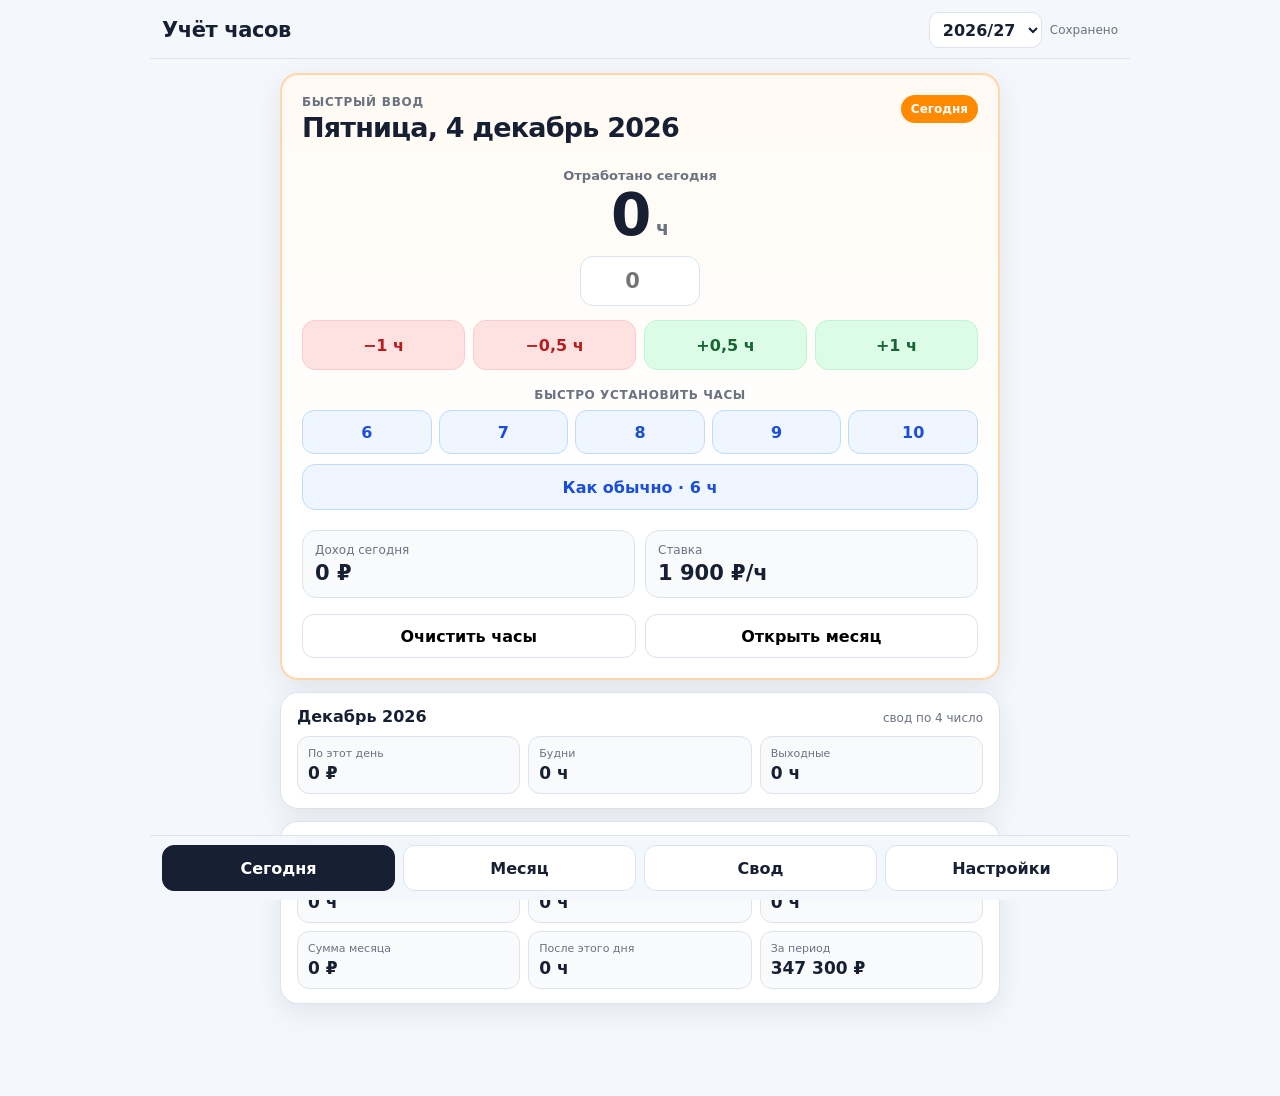
<file: index.html>
<!DOCTYPE html>
<html lang="ru">
<head>
<meta charset="utf-8">
<meta name="viewport" content="width=device-width,initial-scale=1,viewport-fit=cover">
<meta name="theme-color" content="#0f172a">
<meta name="application-name" content="Учёт часов">
<meta name="apple-mobile-web-app-capable" content="yes">
<meta name="apple-mobile-web-app-status-bar-style" content="default">
<meta name="apple-mobile-web-app-title" content="Учёт часов">
<link rel="manifest" href="./manifest.json">
<link rel="apple-touch-icon" href="./icon-192.png">
<link rel="icon" type="image/png" sizes="192x192" href="./icon-192.png">
<link rel="icon" type="image/png" sizes="512x512" href="./icon-512.png">
<title>Учёт часов</title>
<style>
:root{
  --bg:#f4f7fb;--card:#fff;--ink:#172033;--muted:#6b7280;--line:#dce3ec;
  --accent:#2563eb;--accent2:#dbeafe;--today:#ff8a00;--good:#0f766e;
  --danger:#b91c1c;--shadow:0 8px 28px rgba(15,23,42,.08);
}
*{box-sizing:border-box}
html{scroll-behavior:smooth}
body{margin:0;background:var(--bg);color:var(--ink);font-family:system-ui,-apple-system,Segoe UI,Roboto,Arial,sans-serif}
button,input,select{font:inherit}
button{cursor:pointer}
.shell{max-width:980px;margin:0 auto;padding:14px 12px 92px}
.topbar{position:sticky;top:0;z-index:20;margin:-14px -12px 14px;padding:12px 12px 10px;background:rgba(244,247,251,.94);backdrop-filter:blur(12px);border-bottom:1px solid rgba(220,227,236,.85)}
.brand{display:flex;align-items:center;justify-content:space-between;gap:10px}
.brand h1{font-size:21px;margin:0;font-weight:800;letter-spacing:-.02em}
.save-state{font-size:12px;color:var(--muted);white-space:nowrap}
.month-nav{display:grid;grid-template-columns:42px 1fr 42px;gap:8px;margin-top:10px}
.icon-btn,.month-title,.tab-btn,.primary,.secondary,.danger,.small-btn{
  border:1px solid var(--line);background:var(--card);border-radius:12px;color:var(--ink)
}
.icon-btn{height:42px;font-size:22px}
.month-title{height:42px;font-weight:750;font-size:16px}
.kpis{display:grid;grid-template-columns:repeat(2,1fr);gap:10px;margin:12px 0}
.kpi{background:var(--card);border:1px solid var(--line);border-radius:16px;padding:13px;box-shadow:var(--shadow)}
.kpi .label{font-size:12px;color:var(--muted);margin-bottom:5px}
.kpi .value{font-size:22px;font-weight:850;letter-spacing:-.03em}
.kpi .sub{font-size:11px;color:var(--muted);margin-top:3px}
.card{background:var(--card);border:1px solid var(--line);border-radius:18px;box-shadow:var(--shadow);overflow:hidden}
.day-head{display:grid;grid-template-columns:82px minmax(180px,1fr) 150px;gap:8px;padding:10px 12px;background:#eef2f7;color:var(--muted);font-size:12px;font-weight:700;position:sticky;top:112px;z-index:9}
.day-row{display:grid;grid-template-columns:82px minmax(180px,1fr) 150px;gap:8px;align-items:center;padding:9px 12px;border-top:1px solid #edf1f5;min-height:59px;cursor:pointer;transition:transform .12s ease,box-shadow .12s ease}
.day-row.today{outline:3px solid var(--today);outline-offset:-3px}
.day-row.off-day{background:#eef1f5;color:#667085}
.day-row.work-mon{background:#eef6ff}
.day-row.work-thu{background:#eefbf3}
.day-row.work-fri{background:#f6f0ff}
.day-row.work-sun{background:#fff0f1}
.day-row:hover{box-shadow:inset 0 0 0 1px rgba(37,99,235,.12)}
.date-main{font-weight:800;font-size:16px}
.date-sub{font-size:11px;color:var(--muted);margin-top:2px}
.hours-control{display:grid;grid-template-columns:38px 1fr 38px;gap:6px;align-items:center}
.small-btn{height:38px;font-size:20px;font-weight:700}
.hours-input{width:100%;height:38px;border:1px solid var(--line);border-radius:10px;text-align:center;font-weight:750;padding:0 4px}
.row-template-btn{width:100%;margin-top:6px;min-height:30px;border:1px solid #bfdbfe;border-radius:9px;background:#eff6ff;color:#1d4ed8;font-size:11px;font-weight:850;padding:4px 6px}
.row-template-btn:disabled{background:#f3f4f6;border-color:#e5e7eb;color:#9ca3af}
.sum{text-align:right;font-weight:800}
.sum small{display:block;color:var(--muted);font-weight:500;margin-top:2px}
.section-title{font-size:17px;font-weight:850;margin:18px 2px 9px}
.summary-list{padding:4px 12px}
.summary-row{display:grid;grid-template-columns:1fr 100px 130px;gap:8px;padding:11px 4px;border-bottom:1px solid #edf1f5;align-items:center}
.summary-row:last-child{border-bottom:0}
.summary-row.header{color:var(--muted);font-size:12px;font-weight:700}
.summary-row strong{text-align:right}
.total-row{background:#f8fafc;font-weight:800}
.settings{padding:16px}
.form-grid{display:grid;grid-template-columns:1fr 1fr;gap:12px}
.field label{display:block;font-size:12px;color:var(--muted);font-weight:700;margin:0 0 6px}
.field input,.field select,.field textarea{width:100%;min-height:42px;border:1px solid var(--line);border-radius:10px;padding:9px;background:#fff}
.week-grid{display:grid;grid-template-columns:1fr 1fr;gap:9px;margin-top:10px}
.week-item{display:grid;grid-template-columns:1fr 130px;align-items:center;gap:8px;padding:8px 0;border-bottom:1px solid #edf1f5}
.actions{display:grid;grid-template-columns:1fr 1fr;gap:9px;margin-top:12px}
.primary,.secondary,.danger{min-height:44px;padding:10px 12px;font-weight:750}
.primary{background:var(--accent);border-color:var(--accent);color:#fff}
.secondary{background:#fff}
.danger{background:#fff;color:var(--danger);border-color:#fecaca}
.note{font-size:12px;line-height:1.5;color:var(--muted);background:#f8fafc;border:1px solid var(--line);border-radius:12px;padding:10px 12px;margin-top:12px}
.tabs{position:fixed;left:50%;bottom:0;transform:translateX(-50%);width:min(980px,100%);display:grid;grid-template-columns:repeat(4,1fr);gap:8px;padding:9px 12px calc(9px + env(safe-area-inset-bottom));background:rgba(244,247,251,.96);backdrop-filter:blur(12px);border-top:1px solid var(--line);z-index:30}
.tab-btn{height:46px;font-weight:750}
.tab-btn.active{background:#172033;color:#fff;border-color:#172033}
.empty{padding:30px;text-align:center;color:var(--muted)}
.toast{position:fixed;left:50%;bottom:76px;transform:translate(-50%,16px);background:#111827;color:#fff;padding:10px 14px;border-radius:10px;font-size:13px;opacity:0;pointer-events:none;transition:.2s;z-index:50;max-width:90vw}
.toast.show{opacity:1;transform:translate(-50%,0)}
.hidden{display:none!important}

.today-dashboard{display:grid;gap:12px;max-width:720px;margin:0 auto}
.today-card{padding:20px;border:2px solid #fed7aa;background:linear-gradient(180deg,#fffaf3 0%,#fff 70%)}
.today-date{display:flex;align-items:flex-start;justify-content:space-between;gap:12px;margin-bottom:18px}
.today-date .eyebrow{font-size:12px;color:var(--muted);font-weight:800;text-transform:uppercase;letter-spacing:.06em}
.today-date h2{margin:4px 0 0;font-size:27px;line-height:1.08;letter-spacing:-.03em}
.today-badge{background:var(--today);color:#fff;font-size:12px;font-weight:850;border-radius:999px;padding:7px 10px;white-space:nowrap}
.today-hours-block{text-align:center;padding:8px 0 2px}
.today-hours-label{color:var(--muted);font-size:13px;font-weight:700}
.today-hours-value{display:flex;align-items:baseline;justify-content:center;gap:8px;margin:3px 0 12px}
.today-hours-value strong{font-size:58px;line-height:1;font-weight:900;letter-spacing:-.06em}
.today-hours-value span{font-size:19px;color:var(--muted);font-weight:700}
.today-input{width:120px;height:50px;border:1px solid var(--line);border-radius:13px;text-align:center;font-size:21px;font-weight:850;background:#fff}
.quick-buttons{display:grid;grid-template-columns:repeat(4,1fr);gap:8px;margin-top:14px}
.quick-btn{border:1px solid var(--line);background:#fff;border-radius:13px;min-height:50px;font-weight:850;font-size:16px;color:var(--ink);transition:transform .12s ease,filter .12s ease}
.quick-btn:active{transform:scale(.98)}
.preset-label{margin-top:18px;font-size:12px;color:var(--muted);font-weight:800;text-transform:uppercase;letter-spacing:.05em}
.hour-presets{display:grid;grid-template-columns:repeat(5,1fr);gap:7px;margin-top:8px}
.preset-btn{min-height:44px;border:1px solid #bfdbfe;border-radius:12px;background:#eff6ff;color:#1d4ed8;font-weight:900;font-size:16px}
.preset-btn.active{background:#2563eb;color:#fff;border-color:#2563eb;box-shadow:0 5px 14px rgba(37,99,235,.18)}
.month-overview{margin:12px 0}
.month-overview-grid{display:grid;grid-template-columns:repeat(5,1fr);gap:8px}
.month-overview .kpi{box-shadow:none;margin:0}
.month-progress{margin-top:10px;background:var(--card);border:1px solid var(--line);border-radius:16px;padding:12px 13px;box-shadow:var(--shadow)}
.month-progress-head{display:flex;justify-content:space-between;gap:10px;align-items:center;font-size:12px;color:var(--muted);font-weight:750;margin-bottom:8px}
.month-progress-track{height:11px;background:#e8edf4;border-radius:999px;overflow:hidden}
.month-progress-fill{height:100%;background:linear-gradient(90deg,#60a5fa,#2563eb);border-radius:999px;transition:width .2s ease}
.quick-btn.sub{background:#fee2e2;border-color:#fecaca;color:#b91c1c}
.quick-btn.add{background:#dcfce7;border-color:#bbf7d0;color:#166534}
.today-income{display:grid;grid-template-columns:1fr 1fr;gap:10px;margin-top:18px}
.today-income-box{background:#f8fafc;border:1px solid var(--line);border-radius:14px;padding:12px}
.today-income-box .label{font-size:12px;color:var(--muted);margin-bottom:4px}
.today-income-box .value{font-size:21px;font-weight:900}
.today-actions{display:grid;grid-template-columns:1fr 1fr;gap:9px;margin-top:16px}
.today-secondary{border:1px solid var(--line);background:#fff;border-radius:12px;min-height:44px;font-weight:750}
.today-month-card{padding:14px 16px}
.today-progress-head{display:flex;justify-content:space-between;align-items:baseline;gap:10px;margin-bottom:10px}
.today-progress-head strong{font-size:16px}
.today-progress-head span{color:var(--muted);font-size:12px}
.today-progress-grid{display:grid;grid-template-columns:repeat(3,1fr);gap:8px}
.today-mini{padding:10px;background:#f8fafc;border:1px solid var(--line);border-radius:12px}
.today-mini .label{font-size:11px;color:var(--muted)}
.today-mini .value{font-size:17px;font-weight:850;margin-top:3px}
.outside-period{padding:28px 18px;text-align:center}
.outside-period h2{margin:0 0 8px;font-size:23px}
.outside-period p{color:var(--muted);line-height:1.5;margin:0 0 18px}
@media (max-width:700px){
  .shell{padding-left:8px;padding-right:8px}
  .topbar{margin-left:-8px;margin-right:-8px;padding-left:8px;padding-right:8px}
  .kpis{grid-template-columns:repeat(2,1fr);gap:7px}
  .kpi{padding:11px}.kpi .value{font-size:19px}
  .day-head{display:none}
  .card.days{background:transparent;border:0;box-shadow:none;overflow:visible}
  .day-row{grid-template-columns:78px 1fr;gap:8px 10px;border:1px solid var(--line);border-radius:14px;margin-bottom:8px;padding:10px;box-shadow:0 4px 16px rgba(15,23,42,.045)}
  .day-row.off-day{background:#eef1f5}
  .day-row.work-mon{background:#eef6ff}
  .day-row.work-thu{background:#eefbf3}
  .day-row.work-fri{background:#f6f0ff}
  .day-row.work-sun{background:#fff0f1}
  .day-row .hours-wrap{grid-column:1 / 2;grid-row:2}
  .day-row .sum{grid-column:2;grid-row:2;text-align:right}
  .hours-control{grid-template-columns:34px 58px 34px;justify-content:start}
  .small-btn,.hours-input{height:36px}
  .sum{font-size:16px}
  .form-grid,.actions,.week-grid{grid-template-columns:1fr}
  .week-item{grid-template-columns:1fr 145px}
  .summary-row{grid-template-columns:1fr 72px 110px}
  .tabs{grid-template-columns:repeat(4,1fr);gap:5px;padding-left:7px;padding-right:7px}
  .tab-btn{font-size:12px;height:45px;padding:0 4px}
  .today-card{padding:16px}
  .today-date h2{font-size:24px}
  .today-hours-value strong{font-size:54px}
  .quick-buttons{grid-template-columns:repeat(2,1fr)}
  .hour-presets{grid-template-columns:repeat(5,1fr);gap:5px}
  .preset-btn{min-height:42px;font-size:15px;padding:0}
  .month-overview-grid{grid-template-columns:repeat(2,1fr)}
  .month-overview-grid .kpi:last-child{grid-column:1 / -1}
  .today-income{grid-template-columns:1fr 1fr}
  .today-progress-grid{grid-template-columns:1fr 1fr 1fr}
  .today-mini{padding:9px 7px}
  .today-mini .value{font-size:15px}
}

.pwa-box{display:grid;gap:10px}
.pwa-status{padding:11px 12px;border:1px solid var(--line);border-radius:12px;background:#f8fafc;color:var(--muted);font-size:13px;line-height:1.45}
.pwa-status strong{color:var(--ink)}
.install-btn:disabled{opacity:.55;cursor:default}

/* v9: multi-year, work templates, chart and month lock */
.brand-controls{display:flex;align-items:center;gap:8px}
.year-picker{height:36px;border:1px solid var(--line);background:var(--card);border-radius:10px;padding:0 9px;font-weight:800;color:var(--ink)}
.work-tue{background:#fff7e6}
.work-wed{background:#ecfeff}
.work-sat{background:#fff7ed}
.template-grid{display:grid;grid-template-columns:repeat(2,1fr);gap:9px;margin-top:10px}
.template-item{display:grid;grid-template-columns:1fr 95px;align-items:center;gap:10px;padding:9px 10px;border:1px solid #edf1f5;border-radius:12px;background:#fafcff}
.template-item span{font-weight:750}
.template-item small{display:block;color:var(--muted);font-size:11px;font-weight:500;margin-top:2px}
.template-item input{width:100%;height:38px;border:1px solid var(--line);border-radius:9px;text-align:center;font-weight:800}
.template-apply{width:100%;margin-top:10px;min-height:46px;border:1px solid #bfdbfe;border-radius:13px;background:#eff6ff;color:#1d4ed8;font-weight:850}
.lock-banner{display:flex;align-items:center;justify-content:space-between;gap:12px;padding:11px 12px;margin-bottom:12px;border:1px solid #fde68a;background:#fffbeb;border-radius:13px}
.lock-banner strong{display:block;font-size:13px}.lock-banner span{display:block;color:#92400e;font-size:12px;margin-top:2px}
.lock-btn{min-height:40px;border:1px solid #f59e0b;background:#fff7ed;color:#9a3412;border-radius:11px;padding:8px 12px;font-weight:800;white-space:nowrap}
.month-tools{display:flex;align-items:center;justify-content:space-between;gap:12px;background:var(--card);border:1px solid var(--line);border-radius:16px;padding:12px 13px;margin-top:10px;box-shadow:var(--shadow)}
.month-tools .text strong{display:block}.month-tools .text span{font-size:12px;color:var(--muted);display:block;margin-top:3px}
.chart-card{margin-top:10px;padding:12px 12px 8px;background:var(--card);border:1px solid var(--line);border-radius:16px;box-shadow:var(--shadow)}
.chart-head{display:flex;justify-content:space-between;align-items:baseline;gap:10px;margin-bottom:4px}.chart-head strong{font-size:14px}.chart-head span{font-size:12px;color:var(--muted)}
.income-chart{width:100%;height:auto;display:block;overflow:visible}
.chart-empty{padding:32px 10px;text-align:center;color:var(--muted);font-size:13px}
.year-list{display:grid;gap:8px;margin-top:10px}.year-row{display:flex;align-items:center;justify-content:space-between;gap:10px;padding:10px 11px;border:1px solid #edf1f5;border-radius:12px;background:#fafcff}.year-row.active{border-color:#bfdbfe;background:#eff6ff}.year-row strong{font-size:14px}.year-row span{font-size:12px;color:var(--muted)}
.locked-field{opacity:.62}
button:disabled,input:disabled{cursor:not-allowed;opacity:.55}
.summary-lock{font-size:12px;margin-left:5px}
@media (max-width:700px){
  .brand{align-items:flex-start}.brand-controls{flex-direction:column;align-items:flex-end;gap:3px}.year-picker{height:34px;max-width:112px}
  .template-grid{grid-template-columns:1fr}.month-tools{align-items:flex-start;flex-direction:column}.month-tools button{width:100%}
  .lock-banner{align-items:flex-start;flex-direction:column}.lock-banner .lock-btn{width:100%}
}

</style>
</head>
<body>
<script id="factory-data" type="application/json">{"version":2,"appId":"income-hours-sep-oct-2026-v3","updatedAt":"2026-09-20T10:00:00.000Z","settings":{"weekdayRate":1900,"weekendRate":2100,"hourStep":0.5},"entries":{"2026-09-01":{"hours":null},"2026-09-02":{"hours":null},"2026-09-03":{"hours":5},"2026-09-04":{"hours":4},"2026-09-05":{"hours":null},"2026-09-06":{"hours":3},"2026-09-07":{"hours":6},"2026-09-08":{"hours":null},"2026-09-09":{"hours":null},"2026-09-10":{"hours":5},"2026-09-11":{"hours":4},"2026-09-12":{"hours":null},"2026-09-13":{"hours":3},"2026-09-14":{"hours":6},"2026-09-15":{"hours":null},"2026-09-16":{"hours":null},"2026-09-17":{"hours":5},"2026-09-18":{"hours":6},"2026-09-19":{"hours":null},"2026-09-20":{"hours":5},"2026-09-21":{"hours":6},"2026-09-22":{"hours":null},"2026-09-23":{"hours":null},"2026-09-24":{"hours":5},"2026-09-25":{"hours":6},"2026-09-26":{"hours":null},"2026-09-27":{"hours":5},"2026-09-28":{"hours":6},"2026-09-29":{"hours":null},"2026-09-30":{"hours":null},"2026-10-01":{"hours":5},"2026-10-02":{"hours":6},"2026-10-03":{"hours":null},"2026-10-04":{"hours":5},"2026-10-05":{"hours":6},"2026-10-06":{"hours":null},"2026-10-07":{"hours":null},"2026-10-08":{"hours":5},"2026-10-09":{"hours":6},"2026-10-10":{"hours":null},"2026-10-11":{"hours":5},"2026-10-12":{"hours":6},"2026-10-13":{"hours":null},"2026-10-14":{"hours":null},"2026-10-15":{"hours":5},"2026-10-16":{"hours":6},"2026-10-17":{"hours":null},"2026-10-18":{"hours":5},"2026-10-19":{"hours":6},"2026-10-20":{"hours":null},"2026-10-21":{"hours":null},"2026-10-22":{"hours":5},"2026-10-23":{"hours":6},"2026-10-24":{"hours":null},"2026-10-25":{"hours":5},"2026-10-26":{"hours":6},"2026-10-27":{"hours":null},"2026-10-28":{"hours":null},"2026-10-29":{"hours":5},"2026-10-30":{"hours":6},"2026-10-31":{"hours":null}}}</script>
<script id="embedded-data" type="application/json">{"version":2,"appId":"income-hours-sep-oct-2026-v3","updatedAt":"2026-09-20T10:00:00.000Z","settings":{"weekdayRate":1900,"weekendRate":2100,"hourStep":0.5},"entries":{"2026-09-01":{"hours":null},"2026-09-02":{"hours":null},"2026-09-03":{"hours":5},"2026-09-04":{"hours":4},"2026-09-05":{"hours":null},"2026-09-06":{"hours":3},"2026-09-07":{"hours":6},"2026-09-08":{"hours":null},"2026-09-09":{"hours":null},"2026-09-10":{"hours":5},"2026-09-11":{"hours":4},"2026-09-12":{"hours":null},"2026-09-13":{"hours":3},"2026-09-14":{"hours":6},"2026-09-15":{"hours":null},"2026-09-16":{"hours":null},"2026-09-17":{"hours":5},"2026-09-18":{"hours":6},"2026-09-19":{"hours":null},"2026-09-20":{"hours":5},"2026-09-21":{"hours":6},"2026-09-22":{"hours":null},"2026-09-23":{"hours":null},"2026-09-24":{"hours":5},"2026-09-25":{"hours":6},"2026-09-26":{"hours":null},"2026-09-27":{"hours":5},"2026-09-28":{"hours":6},"2026-09-29":{"hours":null},"2026-09-30":{"hours":null},"2026-10-01":{"hours":5},"2026-10-02":{"hours":6},"2026-10-03":{"hours":null},"2026-10-04":{"hours":5},"2026-10-05":{"hours":6},"2026-10-06":{"hours":null},"2026-10-07":{"hours":null},"2026-10-08":{"hours":5},"2026-10-09":{"hours":6},"2026-10-10":{"hours":null},"2026-10-11":{"hours":5},"2026-10-12":{"hours":6},"2026-10-13":{"hours":null},"2026-10-14":{"hours":null},"2026-10-15":{"hours":5},"2026-10-16":{"hours":6},"2026-10-17":{"hours":null},"2026-10-18":{"hours":5},"2026-10-19":{"hours":6},"2026-10-20":{"hours":null},"2026-10-21":{"hours":null},"2026-10-22":{"hours":5},"2026-10-23":{"hours":6},"2026-10-24":{"hours":null},"2026-10-25":{"hours":5},"2026-10-26":{"hours":6},"2026-10-27":{"hours":null},"2026-10-28":{"hours":null},"2026-10-29":{"hours":5},"2026-10-30":{"hours":6},"2026-10-31":{"hours":null}}}</script>
<div id="app"></div>
<div id="toast" class="toast"></div>
<script>
"use strict";
const MONTHS=["Январь","Февраль","Март","Апрель","Май","Июнь","Июль","Август","Сентябрь","Октябрь","Ноябрь","Декабрь"];
const WD=["Вс","Пн","Вт","Ср","Чт","Пт","Сб"];
const WD_FULL=["Воскресенье","Понедельник","Вторник","Среда","Четверг","Пятница","Суббота"];
const TEMPLATE_ORDER=[1,2,3,4,5,6,0];
const LEGACY_STORAGE_KEY="hoursTracker:income-hours-sep-oct-2026-v3";
const FACTORY_RAW=JSON.parse(document.getElementById("factory-data").textContent);
const EMBEDDED_RAW=JSON.parse(document.getElementById("embedded-data").textContent);

function clone(o){return JSON.parse(JSON.stringify(o))}
function key(y,m,d){return `${y}-${String(m).padStart(2,"0")}-${String(d).padStart(2,"0")}`}
function monthKey(y,m){return `${y}-${String(m).padStart(2,"0")}`}
function daysIn(y,m){return new Date(y,m,0).getDate()}
function academicId(startYear){return `${startYear}-${String((startYear+1)%100).padStart(2,"0")}`}
function academicLabel(startYear){return `${startYear}/${String((startYear+1)%100).padStart(2,"0")}`}
function makePeriod(startYear){
  return [9,10,11,12].map(m=>({y:startYear,m})).concat([1,2,3,4,5,6].map(m=>({y:startYear+1,m})));
}
function inferStartYear(y,m){return m>=9?y:y-1}
function blankYear(startYear){
  const entries={};
  makePeriod(startYear).forEach(p=>{for(let d=1;d<=daysIn(p.y,p.m);d++)entries[key(p.y,p.m,d)]={hours:null}});
  return {startYear,entries,closedMonths:{}};
}
function normalizeTemplates(raw){
  const defaults={"0":5,"1":6,"2":0,"3":0,"4":5,"5":6,"6":0}, out={};
  for(let wd=0;wd<=6;wd++){
    const v=raw&&raw[String(wd)]!==undefined?Number(raw[String(wd)]):defaults[String(wd)];
    out[String(wd)]=Number.isFinite(v)&&v>=0?v:defaults[String(wd)];
  }
  return out;
}
function normalizeYear(raw,startYear){
  const yr=blankYear(startYear), src=(raw&&raw.entries)||{};
  Object.keys(yr.entries).forEach(k=>{
    const val=src[k]&&src[k].hours;
    const n=(val===null||val===""||typeof val==="undefined")?null:Number(val);
    yr.entries[k]={hours:Number.isFinite(n)&&n>0?n:null};
  });
  const closed=(raw&&raw.closedMonths)||{};
  yr.closedMonths={};
  makePeriod(startYear).forEach(p=>{const mk=monthKey(p.y,p.m);if(closed[mk])yr.closedMonths[mk]=true});
  return yr;
}
function normalizeState(raw){
  raw=raw||{};const s=raw.settings||{};
  const settings={
    weekdayRate:Math.max(0,Number(s.weekdayRate)||1900),
    weekendRate:Math.max(0,Number(s.weekendRate)||2100),
    hourStep:Math.max(.1,Number(s.hourStep)||.5),
    templates:normalizeTemplates(s.templates)
  };
  const years={};
  if(raw.version>=3&&raw.years&&typeof raw.years==="object"){
    Object.keys(raw.years).forEach(id=>{
      const r=raw.years[id]||{};const sy=Number(r.startYear)||Number(String(id).slice(0,4));
      if(Number.isInteger(sy)&&sy>=2000&&sy<=2100)years[academicId(sy)]=normalizeYear(r,sy);
    });
  }else{
    const sy=2026, legacy={entries:raw.entries||{},closedMonths:{}};
    years[academicId(sy)]=normalizeYear(legacy,sy);
  }
  if(!Object.keys(years).length)years[academicId(2026)]=blankYear(2026);
  const sorted=Object.keys(years).sort((a,b)=>years[a].startYear-years[b].startYear);
  const active=years[raw.activeYear]?raw.activeYear:(years[academicId(2026)]?academicId(2026):sorted[0]);
  return {version:3,appId:"income-hours-multiyear-v1",updatedAt:raw.updatedAt||"1970-01-01T00:00:00.000Z",settings,activeYear:active,years};
}
const FACTORY=normalizeState(FACTORY_RAW);
const EMBEDDED=normalizeState(EMBEDDED_RAW);
const storageKey=LEGACY_STORAGE_KEY;
let state=loadState();
let view={tab:"today",idx:initialMonthIndex(),scrolled:false,selectedDay:null};

function activeYearData(){return state.years[state.activeYear]}
function activeStartYear(){return activeYearData().startYear}
function activePeriod(){return makePeriod(activeStartYear())}
function sortedYearIds(){return Object.keys(state.years).sort((a,b)=>state.years[a].startYear-state.years[b].startYear)}
function yearIdForDate(y,m){return academicId(inferStartYear(y,m))}
function isDateInActiveYear(y,m){return yearIdForDate(y,m)===state.activeYear && activePeriod().some(p=>p.y===y&&p.m===m)}

let deferredInstallPrompt=null;
function isStandaloneMode(){return window.matchMedia&&window.matchMedia("(display-mode: standalone)").matches || window.navigator.standalone===true}
function pwaInstallStatusHtml(){
  if(isStandaloneMode())return "<strong>Установлено.</strong> Приложение запускается отдельно от браузера и продолжает работать офлайн.";
  if(deferredInstallPrompt)return "<strong>Готово к установке.</strong> Нажмите кнопку выше — появится системное окно установки.";
  if(location.protocol==="file:")return "Для установки PWA откройте эту же папку как HTTPS-сайт (например, через GitHub Pages).";
  return "Если системное окно не появляется, откройте меню браузера и выберите «Установить приложение» или «Добавить на главный экран».";
}
async function installPwa(){
  if(isStandaloneMode()){toast("Приложение уже установлено");return}
  if(deferredInstallPrompt){deferredInstallPrompt.prompt();try{await deferredInstallPrompt.userChoice}catch(e){}deferredInstallPrompt=null;render();return}
  alert("Откройте меню Chrome → «Установить приложение» или «Добавить на главный экран». Для установки страница должна быть открыта по HTTPS.");
}
window.addEventListener("beforeinstallprompt",e=>{e.preventDefault();deferredInstallPrompt=e;render()});
window.addEventListener("appinstalled",()=>{deferredInstallPrompt=null;toast("Приложение установлено");render()});
if("serviceWorker" in navigator && (location.protocol==="https:" || location.hostname==="localhost" || location.hostname==="127.0.0.1")){
  window.addEventListener("load",()=>navigator.serviceWorker.register("./service-worker.js").catch(()=>{}));
}

function loadState(){
  let local=null;try{local=JSON.parse(localStorage.getItem(storageKey)||"null")}catch(e){}
  if(local){
    const l=normalizeState(local);
    if(new Date(local.updatedAt||0)>=new Date(EMBEDDED_RAW.updatedAt||0))return l;
  }
  return clone(EMBEDDED);
}
function save(){state.updatedAt=new Date().toISOString();try{localStorage.setItem(storageKey,JSON.stringify(state));setSaveState("Сохранено")}catch(e){setSaveState("Только в этой сессии")}}
function setSaveState(t){const el=document.querySelector(".save-state");if(el)el.textContent=t}
function toast(t){const el=document.getElementById("toast");el.textContent=t;el.classList.add("show");clearTimeout(window.__tt);window.__tt=setTimeout(()=>el.classList.remove("show"),1900)}
function getEntry(y,m,d){
  const yr=activeYearData(),k=key(y,m,d);if(!yr.entries[k])yr.entries[k]={hours:null};return yr.entries[k];
}
function dateInfo(y,m,d){const dt=new Date(y,m-1,d,12);return {dt,wd:dt.getDay()}}
function rateFor(y,m,d){const wd=dateInfo(y,m,d).wd;return wd===0||wd===6?+state.settings.weekendRate||0:+state.settings.weekdayRate||0}
function dayAmount(y,m,d){const h=Number(getEntry(y,m,d).hours);return Number.isFinite(h)&&h>0?h*rateFor(y,m,d):0}
function templateHoursFor(y,m,d){return Number(state.settings.templates[String(dateInfo(y,m,d).wd)]||0)}
function isMonthClosed(y,m){return !!activeYearData().closedMonths[monthKey(y,m)]}
function ensureEditable(y,m){if(isMonthClosed(y,m)){toast("Месяц закрыт. Сначала разблокируйте его.");return false}return true}
function monthStats(y,m,cutoff=null){
  let hours=0,amount=0,weekdayHours=0,weekendHours=0,workedDays=0;
  for(let d=1;d<=daysIn(y,m);d++){
    if(cutoff!==null&&d>cutoff)break;
    const h=Number(getEntry(y,m,d).hours);
    if(Number.isFinite(h)&&h>0){hours+=h;amount+=h*rateFor(y,m,d);workedDays++;const wd=dateInfo(y,m,d).wd;if(wd===0||wd===6)weekendHours+=h;else weekdayHours+=h}
  }
  return {hours,amount,weekdayHours,weekendHours,workedDays};
}
function monthProgressInfo(y,m){
  const now=new Date(),total=daysIn(y,m),target=new Date(y,m-1,1,12),current=new Date(now.getFullYear(),now.getMonth(),1,12);
  if(target<current)return {pct:100,label:`${total} из ${total} дней`};if(target>current)return {pct:0,label:`0 из ${total} дней`};
  const elapsed=Math.min(now.getDate(),total);return {pct:Math.round(elapsed/total*100),label:`${elapsed} из ${total} дней`};
}
function periodStats(cutToday=false){
  const now=new Date();let hours=0,amount=0,weekdayHours=0,weekendHours=0;
  activePeriod().forEach(p=>{
    if(cutToday){const first=new Date(p.y,p.m-1,1,12),curFirst=new Date(now.getFullYear(),now.getMonth(),1,12);if(first>curFirst)return;const cutoff=(p.y===now.getFullYear()&&p.m===now.getMonth()+1)?now.getDate():null;const s=monthStats(p.y,p.m,cutoff);hours+=s.hours;amount+=s.amount;weekdayHours+=s.weekdayHours;weekendHours+=s.weekendHours}
    else{const s=monthStats(p.y,p.m);hours+=s.hours;amount+=s.amount;weekdayHours+=s.weekdayHours;weekendHours+=s.weekendHours}
  });return {hours,amount,weekdayHours,weekendHours};
}
function periodStatsThroughDate(y,m,d){
  let hours=0,amount=0,weekdayHours=0,weekendHours=0;
  for(const p of activePeriod()){
    const cur=new Date(p.y,p.m-1,1,12),target=new Date(y,m-1,1,12);if(cur>target)break;
    const cutoff=(p.y===y&&p.m===m)?d:null,s=monthStats(p.y,p.m,cutoff);hours+=s.hours;amount+=s.amount;weekdayHours+=s.weekdayHours;weekendHours+=s.weekendHours;
  }return {hours,amount,weekdayHours,weekendHours};
}
function todayAmountFor(y,m){
  const now=new Date(),target=new Date(y,m-1,1,12),cur=new Date(now.getFullYear(),now.getMonth(),1,12);
  if(target>cur)return {hours:0,amount:0,weekdayHours:0,weekendHours:0};if(target<cur)return monthStats(y,m);return monthStats(y,m,now.getDate());
}
function rub(v){return new Intl.NumberFormat("ru-RU",{maximumFractionDigits:0}).format(Math.round(v))+" ₽"}
function rubShort(v){if(v>=1000000)return new Intl.NumberFormat("ru-RU",{maximumFractionDigits:1}).format(v/1000000)+" млн";if(v>=1000)return new Intl.NumberFormat("ru-RU",{maximumFractionDigits:0}).format(v/1000)+" тыс.";return String(Math.round(v))}
function num(v){return new Intl.NumberFormat("ru-RU",{maximumFractionDigits:1}).format(v)}
function initialMonthIndex(){const n=new Date(),p=activePeriod(),i=p.findIndex(x=>x.y===n.getFullYear()&&x.m===n.getMonth()+1);return i>=0?i:0}
function esc(s){return String(s??"").replace(/[&<>"']/g,c=>({"&":"&amp;","<":"&lt;",">":"&gt;","\"":"&quot;","'":"&#39;"}[c]))}
function yearOptionsHtml(){return sortedYearIds().map(id=>`<option value="${id}" ${id===state.activeYear?"selected":""}>${academicLabel(state.years[id].startYear)}</option>`).join("")}

function render(){
  const app=document.getElementById("app");
  const main=view.tab==="today"?todayView():view.tab==="month"?(view.selectedDay?selectedDayView():monthView()):view.tab==="summary"?summaryView():settingsView();
  app.innerHTML=`<div class="shell"><div class="topbar"><div class="brand"><h1>Учёт часов</h1><div class="brand-controls"><select id="yearPicker" class="year-picker" aria-label="Учебный год">${yearOptionsHtml()}</select><div class="save-state">Сохранено</div></div></div>${view.tab==="month"&&!view.selectedDay?monthNav():""}</div><main>${main}</main></div>
  <nav class="tabs"><button class="tab-btn ${view.tab==="today"?"active":""}" data-tab="today">Сегодня</button><button class="tab-btn ${view.tab==="month"?"active":""}" data-tab="month">Месяц</button><button class="tab-btn ${view.tab==="summary"?"active":""}" data-tab="summary">Свод</button><button class="tab-btn ${view.tab==="settings"?"active":""}" data-tab="settings">Настройки</button></nav>`;
  bind();if(view.tab==="month"&&!view.selectedDay)scrollTodayOnce();
}
function todayView(){
  const now=new Date(),y=now.getFullYear(),m=now.getMonth()+1,d=now.getDate(),todayId=yearIdForDate(y,m);
  if(m===7||m===8)return `<section class="card outside-period"><h2>Летний перерыв</h2><p>Июль и август не входят в учебный год. Выберите нужный год сверху и откройте данные через «Месяц» или «Свод».</p></section>`;
  if(!state.years[todayId])return `<section class="card outside-period"><h2>Для сегодняшней даты ещё нет учебного года</h2><p>Создайте ${academicLabel(inferStartYear(y,m))} в настройках, чтобы вести учёт.</p><button class="primary" id="createTodayYear">Создать учебный год</button></section>`;
  if(state.activeYear!==todayId)return `<section class="card outside-period"><h2>Сегодня относится к ${academicLabel(state.years[todayId].startYear)}</h2><p>Сейчас выбран ${academicLabel(activeStartYear())}. Переключиться на учебный год сегодняшней даты?</p><button class="primary" id="switchTodayYear" data-year="${todayId}">Перейти к сегодняшнему дню</button></section>`;
  return dayCardView(y,m,d,true);
}
function selectedDayView(){const s=view.selectedDay;return s?dayCardView(s.y,s.m,s.d,false):monthView()}
function dayCardView(y,m,d,isToday){
  const e=getEntry(y,m,d),h=Number(e.hours)||0,rate=rateFor(y,m,d),amount=dayAmount(y,m,d),inf=dateInfo(y,m,d),monthTo=monthStats(y,m,d),full=monthStats(y,m),period=periodStatsThroughDate(y,m,d);
  const dateLabel=`${WD_FULL[inf.wd]}, ${d} ${MONTHS[m-1].toLowerCase()} ${y}`,closed=isMonthClosed(y,m),tpl=templateHoursFor(y,m,d),disabled=closed?"disabled":"";
  const badge=isToday?`<div class="today-badge">Сегодня</div>`:`<div class="today-badge" style="background:#2563eb">Выбранный день</div>`;
  const rightAction=isToday?`<button class="today-secondary" id="openTodayMonth">Открыть месяц</button>`:`<button class="today-secondary" id="backToMonth">← Назад к месяцу</button>`;
  return `<div class="today-dashboard">
    ${closed?`<div class="lock-banner"><div><strong>🔒 ${MONTHS[m-1]} закрыт</strong><span>Часы защищены от случайных изменений.</span></div><button class="lock-btn" data-toggle-month-lock="1" data-y="${y}" data-m="${m}">Разблокировать месяц</button></div>`:""}
    <section class="card today-card ${closed?"locked-field":""}">
      <div class="today-date"><div><div class="eyebrow">${isToday?"Быстрый ввод":"Редактирование дня"}</div><h2>${dateLabel}</h2></div>${badge}</div>
      <div class="today-hours-block"><div class="today-hours-label">${isToday?"Отработано сегодня":"Отработано за день"}</div><div class="today-hours-value"><strong>${num(h)}</strong><span>ч</span></div>
        <input class="today-input" data-action="hours" data-y="${y}" data-m="${m}" data-d="${d}" type="number" inputmode="decimal" min="0" step="${state.settings.hourStep||0.5}" value="${e.hours??""}" placeholder="0" ${disabled}>
        <div class="quick-buttons"><button class="quick-btn sub" data-quick-delta="-1" data-y="${y}" data-m="${m}" data-d="${d}" ${disabled}>−1 ч</button><button class="quick-btn sub" data-quick-delta="-0.5" data-y="${y}" data-m="${m}" data-d="${d}" ${disabled}>−0,5 ч</button><button class="quick-btn add" data-quick-delta="0.5" data-y="${y}" data-m="${m}" data-d="${d}" ${disabled}>+0,5 ч</button><button class="quick-btn add" data-quick-delta="1" data-y="${y}" data-m="${m}" data-d="${d}" ${disabled}>+1 ч</button></div>
        <div class="preset-label">Быстро установить часы</div><div class="hour-presets">${[6,7,8,9,10].map(v=>`<button class="preset-btn ${h===v?"active":""}" data-preset-hours="${v}" data-y="${y}" data-m="${m}" data-d="${d}" ${disabled}>${v}</button>`).join("")}</div>
        ${tpl>0?`<button class="template-apply" data-template-day="1" data-y="${y}" data-m="${m}" data-d="${d}" ${disabled}>Как обычно · ${num(tpl)} ч</button>`:`<div class="note" style="margin-top:10px">По шаблону ${WD_FULL[inf.wd].toLowerCase()} — нерабочий день.</div>`}
      </div>
      <div class="today-income"><div class="today-income-box"><div class="label">${isToday?"Доход сегодня":"Доход за день"}</div><div class="value">${rub(amount)}</div></div><div class="today-income-box"><div class="label">Ставка</div><div class="value">${rub(rate)}/ч</div></div></div>
      <div class="today-actions"><button class="today-secondary" data-clear-day="1" data-y="${y}" data-m="${m}" data-d="${d}" ${disabled}>Очистить часы</button>${rightAction}</div>
    </section>
    <section class="card today-month-card"><div class="today-progress-head"><strong>${MONTHS[m-1]} ${y}</strong><span>свод по ${d} число</span></div><div class="today-progress-grid"><div class="today-mini"><div class="label">По этот день</div><div class="value">${rub(monthTo.amount)}</div></div><div class="today-mini"><div class="label">Будни</div><div class="value">${num(monthTo.weekdayHours)} ч</div></div><div class="today-mini"><div class="label">Выходные</div><div class="value">${num(monthTo.weekendHours)} ч</div></div></div></section>
    <section class="card today-month-card"><div class="today-progress-head"><strong>Месяц целиком</strong><span>по заполненным значениям</span></div><div class="today-progress-grid"><div class="today-mini"><div class="label">Всего часов</div><div class="value">${num(full.hours)} ч</div></div><div class="today-mini"><div class="label">Будни</div><div class="value">${num(full.weekdayHours)} ч</div></div><div class="today-mini"><div class="label">Выходные</div><div class="value">${num(full.weekendHours)} ч</div></div></div><div class="today-progress-grid" style="margin-top:8px"><div class="today-mini"><div class="label">Сумма месяца</div><div class="value">${rub(full.amount)}</div></div><div class="today-mini"><div class="label">После этого дня</div><div class="value">${num(Math.max(0,full.hours-monthTo.hours))} ч</div></div><div class="today-mini"><div class="label">За период</div><div class="value">${rub(period.amount)}</div></div></div></section>
  </div>`;
}
function monthNav(){const p=activePeriod()[view.idx];return `<div class="month-nav"><button class="icon-btn" id="prevMonth" ${view.idx===0?"disabled":""}>‹</button><button class="month-title" id="monthPicker">${MONTHS[p.m-1]} ${p.y}</button><button class="icon-btn" id="nextMonth" ${view.idx===activePeriod().length-1?"disabled":""}>›</button></div>`}
function dayClassFor(wd,tpl){if(wd===0)return "work-sun";if(tpl<=0)return "off-day";return wd===1?"work-mon":wd===2?"work-tue":wd===3?"work-wed":wd===4?"work-thu":wd===5?"work-fri":"work-sat"}
function incomeChartSvg(y,m){
  const n=daysIn(y,m),vals=[];let cum=0,has=false;
  for(let d=1;d<=n;d++){const a=dayAmount(y,m,d);if(a>0)has=true;cum+=a;vals.push(cum)}
  if(!has)return `<div class="chart-empty">Пока нет данных для графика.</div>`;
  const W=660,H=220,L=52,R=14,T=18,B=28,plotW=W-L-R,plotH=H-T-B,max=Math.max(...vals,1),x=d=>L+(d-1)/(n-1)*plotW,yv=v=>T+plotH-(v/max)*plotH;
  const pts=vals.map((v,i)=>`${x(i+1).toFixed(1)},${yv(v).toFixed(1)}`).join(" "),area=`${L},${T+plotH} ${pts} ${x(n)},${T+plotH}`;
  const mid=Math.ceil(n/2),half=max/2;
  return `<svg class="income-chart" viewBox="0 0 ${W} ${H}" role="img" aria-label="Накопленный доход по дням месяца">
    <line x1="${L}" y1="${T}" x2="${L}" y2="${T+plotH}" stroke="#dce3ec"/><line x1="${L}" y1="${T+plotH}" x2="${W-R}" y2="${T+plotH}" stroke="#dce3ec"/>
    <line x1="${L}" y1="${yv(half)}" x2="${W-R}" y2="${yv(half)}" stroke="#edf1f5" stroke-dasharray="4 5"/>
    <polygon points="${area}" fill="#dbeafe" opacity=".65"/><polyline points="${pts}" fill="none" stroke="#2563eb" stroke-width="4" stroke-linecap="round" stroke-linejoin="round"/>
    <circle cx="${x(n)}" cy="${yv(vals[n-1])}" r="5" fill="#2563eb"/>
    <text x="${L-8}" y="${T+4}" text-anchor="end" font-size="11" fill="#6b7280">${rubShort(max)}</text><text x="${L-8}" y="${T+plotH+4}" text-anchor="end" font-size="11" fill="#6b7280">0</text>
    <text x="${x(1)}" y="${H-7}" text-anchor="middle" font-size="11" fill="#6b7280">1</text><text x="${x(mid)}" y="${H-7}" text-anchor="middle" font-size="11" fill="#6b7280">${mid}</text><text x="${x(n)}" y="${H-7}" text-anchor="middle" font-size="11" fill="#6b7280">${n}</text>
  </svg>`;
}
function monthView(){
  const p=activePeriod()[view.idx],full=monthStats(p.y,p.m),to=todayAmountFor(p.y,p.m),closed=isMonthClosed(p.y,p.m),rows=[],now=new Date();
  for(let d=1;d<=daysIn(p.y,p.m);d++){
    const inf=dateInfo(p.y,p.m,d),e=getEntry(p.y,p.m,d),tpl=templateHoursFor(p.y,p.m,d),isToday=p.y===now.getFullYear()&&p.m===now.getMonth()+1&&d===now.getDate(),dayClass=dayClassFor(inf.wd,tpl),dayType=tpl>0?`рабочий · обычно ${num(tpl)} ч`:"нерабочий",disabled=closed?"disabled":"";
    rows.push(`<div class="day-row ${isToday?"today":""} ${dayClass}" data-open-day="1" data-y="${p.y}" data-m="${p.m}" data-d="${d}"><div><div class="date-main">${d} ${WD[inf.wd]}</div><div class="date-sub">${dayType}</div></div><div class="hours-wrap"><div class="hours-control"><button class="small-btn" data-action="minus" data-y="${p.y}" data-m="${p.m}" data-d="${d}" ${disabled}>−</button><input class="hours-input" data-action="hours" data-y="${p.y}" data-m="${p.m}" data-d="${d}" type="number" inputmode="decimal" min="0" step="${state.settings.hourStep||0.5}" value="${e.hours??""}" placeholder="0" ${disabled}><button class="small-btn" data-action="plus" data-y="${p.y}" data-m="${p.m}" data-d="${d}" ${disabled}>+</button></div><button class="row-template-btn" data-template-day="1" data-y="${p.y}" data-m="${p.m}" data-d="${d}" ${closed||tpl<=0?"disabled":""}>Как обычно${tpl>0?` · ${num(tpl)} ч`:""}</button></div><div class="sum">${rub(dayAmount(p.y,p.m,d))}<small>${rateFor(p.y,p.m,d)} ₽/ч</small></div></div>`);
  }
  const progress=monthProgressInfo(p.y,p.m),avgDay=full.workedDays?full.amount/full.workedDays:0;
  return `<section class="month-overview"><div class="month-overview-grid"><div class="kpi"><div class="label">Заработано</div><div class="value">${rub(full.amount)}</div><div class="sub">${full.workedDays} рабочих дней</div></div><div class="kpi"><div class="label">Всего часов</div><div class="value">${num(full.hours)} ч</div><div class="sub">на сегодня: ${num(to.hours)} ч</div></div><div class="kpi"><div class="label">Будни</div><div class="value">${num(full.weekdayHours)} ч</div><div class="sub">понедельник–пятница</div></div><div class="kpi"><div class="label">Выходные</div><div class="value">${num(full.weekendHours)} ч</div><div class="sub">суббота–воскресенье</div></div><div class="kpi"><div class="label">Средний доход / рабочий день</div><div class="value">${full.workedDays?rub(avgDay):"—"}</div><div class="sub">по дням с внесёнными часами</div></div></div><div class="month-progress"><div class="month-progress-head"><span>Прогресс месяца</span><strong>${progress.label} · ${progress.pct}%</strong></div><div class="month-progress-track"><div class="month-progress-fill" style="width:${progress.pct}%"></div></div></div></section>
    <section class="chart-card"><div class="chart-head"><strong>Накопленный доход</strong><span>${rub(full.amount)} за месяц</span></div>${incomeChartSvg(p.y,p.m)}</section>
    <section class="month-tools"><div class="text"><strong>${closed?"🔒 Месяц закрыт":"Редактирование месяца открыто"}</strong><span>${closed?"Часы можно просматривать, но нельзя случайно изменить.":"После завершения месяца его можно защитить от изменений."}</span></div><button class="${closed?"secondary":"lock-btn"}" data-toggle-month-lock="1" data-y="${p.y}" data-m="${p.m}">${closed?"Разблокировать месяц":"Закрыть месяц"}</button></section>
    <section class="card days" style="margin-top:10px"><div class="day-head"><div>Дата</div><div>Часы</div><div style="text-align:right">Сумма</div></div>${rows.join("")}</section>`;
}
function summaryView(){
  let totalH=0,totalA=0,totalWeekdayH=0,totalWeekendH=0;const now=new Date(),period=activePeriod();
  const rows=period.map((p,i)=>{const s=monthStats(p.y,p.m);totalH+=s.hours;totalA+=s.amount;totalWeekdayH+=s.weekdayHours;totalWeekendH+=s.weekendHours;const isCur=p.y===now.getFullYear()&&p.m===now.getMonth()+1,lock=isMonthClosed(p.y,p.m)?`<span class="summary-lock">🔒</span>`:"";return `<div class="summary-row ${isCur?"today":""}" data-open-month="${i}"><span>${MONTHS[p.m-1]} ${p.y}${lock}</span><strong>${num(s.hours)} ч</strong><strong>${rub(s.amount)}</strong></div>`});
  const to=periodStats(true);return `<section class="kpis"><div class="kpi"><div class="label">По сегодня</div><div class="value">${rub(to.amount)}</div><div class="sub">${num(to.hours)} ч</div></div><div class="kpi"><div class="label">Учебный год ${academicLabel(activeStartYear())}</div><div class="value">${rub(totalA)}</div><div class="sub">${num(totalH)} ч</div></div><div class="kpi"><div class="label">Будни · учебный год</div><div class="value">${num(totalWeekdayH)} ч</div><div class="sub">понедельник–пятница</div></div><div class="kpi"><div class="label">Выходные · учебный год</div><div class="value">${num(totalWeekendH)} ч</div><div class="sub">суббота–воскресенье</div></div></section><div class="section-title">По месяцам</div><section class="card summary-list"><div class="summary-row header"><span>Месяц</span><strong>Часы</strong><strong>Сумма</strong></div>${rows.join("")}<div class="summary-row total-row"><span>Итого</span><strong>${num(totalH)} ч</strong><strong>${rub(totalA)}</strong></div></section>`;
}
function settingsView(){
  const templateRows=TEMPLATE_ORDER.map(wd=>`<div class="template-item"><div><span>${WD_FULL[wd]}</span><small>${state.settings.templates[String(wd)]>0?"рабочий день":"нерабочий день"}</small></div><input data-template-setting="${wd}" type="number" min="0" step="0.5" value="${esc(state.settings.templates[String(wd)])}"></div>`).join("");
  const yearRows=sortedYearIds().map(id=>{const y=state.years[id],s=yearStats(id);return `<div class="year-row ${id===state.activeYear?"active":""}"><div><strong>${academicLabel(y.startYear)}</strong><span>${num(s.hours)} ч · ${rub(s.amount)}</span></div><button class="secondary" data-switch-year="${id}" ${id===state.activeYear?"disabled":""}>${id===state.activeYear?"Выбран":"Открыть"}</button></div>`}).join("");
  return `<div class="section-title">Расчёт</div><section class="card settings"><div class="form-grid"><div class="field"><label>Будни, ₽/час</label><input id="weekdayRate" type="number" min="0" step="50" value="${esc(state.settings.weekdayRate)}"></div><div class="field"><label>Выходные, ₽/час</label><input id="weekendRate" type="number" min="0" step="50" value="${esc(state.settings.weekendRate)}"></div><div class="field"><label>Шаг изменения часов</label><input id="hourStep" type="number" min="0.1" step="0.1" value="${esc(state.settings.hourStep||0.5)}"></div></div></section>
  <div class="section-title">Обычная рабочая неделя</div><section class="card settings"><div class="note" style="margin-top:0">Укажите обычное число часов. <b>0</b> означает нерабочий день. В карточке дня появится кнопка «Как обычно».</div><div class="template-grid">${templateRows}</div></section>
  <div class="section-title">Учебные годы</div><section class="card settings"><div class="year-list">${yearRows}</div><div class="actions"><button class="primary" id="createNextYear">+ Создать следующий учебный год</button><button class="danger" id="resetActiveYear">Сбросить только ${academicLabel(activeStartYear())}</button></div><div class="note">Новый учебный год создаётся пустым и охватывает сентябрь–июнь. Ставки и шаблон недели общие для всех лет.</div></section>
  <div class="section-title">Приложение</div><section class="card settings"><div class="pwa-box"><button class="primary install-btn" id="installApp">Установить на телефон</button><div class="pwa-status" id="pwaStatus">${pwaInstallStatusHtml()}</div></div></section>
  <div class="section-title">Резервные копии</div><section class="card settings"><div class="actions"><button class="primary" id="saveHtml">Сохранить HTML с данными</button><button class="secondary" id="exportJson">Скачать копию JSON</button><button class="secondary" id="importJson">Импортировать JSON</button><button class="secondary" id="exportCsv">Экспорт CSV</button></div><input id="fileInput" type="file" accept=".json,application/json" class="hidden"><div class="note"><b>Автосохранение:</b> данные всех учебных лет хранятся локально на этом устройстве. JSON-копия содержит сразу все годы и настройки.</div></section>`;
}
function yearStats(id){
  const prev=state.activeYear;state.activeYear=id;let hours=0,amount=0;for(const p of activePeriod()){const s=monthStats(p.y,p.m);hours+=s.hours;amount+=s.amount}state.activeYear=prev;return {hours,amount};
}
function bind(){
  document.querySelectorAll("[data-tab]").forEach(b=>b.onclick=()=>{view.tab=b.dataset.tab;view.selectedDay=null;view.scrolled=false;render()});
  const yp=document.getElementById("yearPicker");if(yp)yp.onchange=()=>switchYear(yp.value);
  const prev=document.getElementById("prevMonth");if(prev)prev.onclick=()=>{if(view.idx>0){view.idx--;view.selectedDay=null;view.scrolled=false;render()}};
  const next=document.getElementById("nextMonth");if(next)next.onclick=()=>{if(view.idx<activePeriod().length-1){view.idx++;view.selectedDay=null;view.scrolled=false;render()}};
  const pick=document.getElementById("monthPicker");if(pick)pick.onclick=cycleMonth;
  document.querySelectorAll('[data-action="plus"],[data-action="minus"]').forEach(b=>b.onclick=ev=>{ev.stopPropagation();adjustHours(b,b.dataset.action==="plus"?1:-1)});
  document.querySelectorAll('[data-action="hours"]').forEach(i=>{i.onclick=ev=>ev.stopPropagation();i.onchange=()=>setHours(i);i.onblur=()=>setHours(i)});
  document.querySelectorAll('[data-quick-delta]').forEach(b=>b.onclick=()=>adjustHoursBy(+b.dataset.y,+b.dataset.m,+b.dataset.d,+b.dataset.quickDelta));
  document.querySelectorAll('[data-preset-hours]').forEach(b=>b.onclick=()=>setPresetHours(+b.dataset.y,+b.dataset.m,+b.dataset.d,+b.dataset.presetHours));
  document.querySelectorAll('[data-template-day]').forEach(b=>b.onclick=()=>applyTemplateDay(+b.dataset.y,+b.dataset.m,+b.dataset.d));
  document.querySelectorAll('[data-toggle-month-lock]').forEach(b=>b.onclick=()=>toggleMonthLock(+b.dataset.y,+b.dataset.m));
  document.querySelectorAll('[data-open-day]').forEach(r=>r.onclick=ev=>{if(ev.target.closest('button,input,select'))return;view.selectedDay={y:+r.dataset.y,m:+r.dataset.m,d:+r.dataset.d};view.tab="month";view.scrolled=false;render();window.scrollTo({top:0,behavior:"smooth"})});
  document.querySelectorAll('[data-clear-day]').forEach(b=>b.onclick=()=>clearDayHours(+b.dataset.y,+b.dataset.m,+b.dataset.d));
  document.querySelectorAll('[data-open-month]').forEach(r=>r.onclick=()=>{view.idx=+r.dataset.openMonth;view.tab="month";view.selectedDay=null;view.scrolled=false;render()});
  document.querySelectorAll('[data-switch-year]').forEach(b=>b.onclick=()=>switchYear(b.dataset.switchYear));
  const back=document.getElementById("backToMonth");if(back)back.onclick=()=>{view.selectedDay=null;view.scrolled=false;render()};
  const otm=document.getElementById("openTodayMonth");if(otm)otm.onclick=openMonthForToday;
  const sty=document.getElementById("switchTodayYear");if(sty)sty.onclick=()=>switchYear(sty.dataset.year,"today");
  const cty=document.getElementById("createTodayYear");if(cty)cty.onclick=createYearForToday;
  bindSettings();
}
function switchYear(id,targetTab=null){if(!state.years[id])return;state.activeYear=id;save();view.idx=initialMonthIndex();view.selectedDay=null;view.scrolled=false;if(targetTab)view.tab=targetTab;render()}
function cycleMonth(){const period=activePeriod(),labels=period.map((p,i)=>`${i+1}. ${MONTHS[p.m-1]} ${p.y}`).join("\n"),ans=prompt("Введите номер месяца:\n"+labels,String(view.idx+1)),n=Number(ans);if(Number.isInteger(n)&&n>=1&&n<=period.length){view.idx=n-1;view.scrolled=false;render()}}
function adjustHoursBy(y,m,d,delta){if(!ensureEditable(y,m))return;const e=getEntry(y,m,d),cur=Number(e.hours)||0,next=Math.max(0,Math.round((cur+delta)*100)/100);e.hours=next===0?null:next;save();render()}
function setPresetHours(y,m,d,h){if(!ensureEditable(y,m))return;getEntry(y,m,d).hours=Math.max(0,Number(h)||0)||null;save();render();toast(`${h} ч установлено`)}
function applyTemplateDay(y,m,d){if(!ensureEditable(y,m))return;const h=templateHoursFor(y,m,d);if(h<=0){toast("Для этого дня шаблон не задан");return}getEntry(y,m,d).hours=h;save();render();toast(`Установлено как обычно: ${num(h)} ч`)}
function clearDayHours(y,m,d){if(!ensureEditable(y,m))return;const e=getEntry(y,m,d);if(e.hours===null||typeof e.hours==="undefined")return;if(!confirm(`Очистить часы за ${d} ${MONTHS[m-1].toLowerCase()}?`))return;e.hours=null;save();render();toast("Часы за день очищены")}
function openMonthForToday(){const n=new Date(),id=yearIdForDate(n.getFullYear(),n.getMonth()+1);if(state.years[id]&&state.activeYear!==id)state.activeYear=id;const i=activePeriod().findIndex(p=>p.y===n.getFullYear()&&p.m===n.getMonth()+1);if(i>=0){view.idx=i;view.tab="month";view.selectedDay=null;view.scrolled=false;save();render()}}
function adjustHours(b,dir){const y=+b.dataset.y,m=+b.dataset.m,d=+b.dataset.d;if(!ensureEditable(y,m))return;const e=getEntry(y,m,d),step=+state.settings.hourStep||.5,cur=Number(e.hours)||0;e.hours=Math.max(0,Math.round((cur+dir*step)*100)/100);if(e.hours===0)e.hours=null;save();render()}
function setHours(i){const y=+i.dataset.y,m=+i.dataset.m,d=+i.dataset.d;if(!ensureEditable(y,m)){render();return}const e=getEntry(y,m,d),v=i.value.trim().replace(",",".");e.hours=v===""?null:Math.max(0,Number(v)||0);save();render()}
function toggleMonthLock(y,m){const mk=monthKey(y,m),closed=isMonthClosed(y,m),action=closed?"Разблокировать":"Закрыть";if(!confirm(`${action} ${MONTHS[m-1].toLowerCase()} ${y}?${closed?" После этого часы снова можно будет менять.":" После закрытия часы будут защищены от случайных изменений."}`))return;if(closed)delete activeYearData().closedMonths[mk];else activeYearData().closedMonths[mk]=true;save();render();toast(closed?"Месяц разблокирован":"Месяц закрыт")}
function bindSettings(){
  const w=document.getElementById("weekdayRate"),we=document.getElementById("weekendRate"),hs=document.getElementById("hourStep");if(w)w.onchange=()=>{state.settings.weekdayRate=Math.max(0,+w.value||0);save();render()};if(we)we.onchange=()=>{state.settings.weekendRate=Math.max(0,+we.value||0);save();render()};if(hs)hs.onchange=()=>{state.settings.hourStep=Math.max(.1,+hs.value||.5);save();render()};
  document.querySelectorAll('[data-template-setting]').forEach(i=>i.onchange=()=>{const wd=String(i.dataset.templateSetting);state.settings.templates[wd]=Math.max(0,+String(i.value).replace(",",".")||0);save();render()});
  const cn=document.getElementById("createNextYear");if(cn)cn.onclick=createNextYear;const ra=document.getElementById("resetActiveYear");if(ra)ra.onclick=resetActiveYear;
  const a=document.getElementById("saveHtml");if(a)a.onclick=downloadHtmlSnapshot;const j=document.getElementById("exportJson");if(j)j.onclick=exportJson;const ij=document.getElementById("importJson");if(ij)ij.onclick=()=>document.getElementById("fileInput").click();const fi=document.getElementById("fileInput");if(fi)fi.onchange=importJson;const c=document.getElementById("exportCsv");if(c)c.onclick=exportCsv;
  const ia=document.getElementById("installApp");if(ia){ia.disabled=isStandaloneMode();ia.textContent=isStandaloneMode()?"Приложение установлено":"Установить на телефон";ia.onclick=installPwa}
}
function createNextYear(){const maxStart=Math.max(...Object.values(state.years).map(y=>y.startYear)),next=maxStart+1,id=academicId(next);if(state.years[id]){switchYear(id);return}if(!confirm(`Создать пустой учебный год ${academicLabel(next)}?`))return;state.years[id]=blankYear(next);state.activeYear=id;save();view.idx=0;view.tab="month";view.selectedDay=null;render();toast(`Создан ${academicLabel(next)}`)}
function createYearForToday(){const n=new Date(),sy=inferStartYear(n.getFullYear(),n.getMonth()+1),id=academicId(sy);if(!state.years[id])state.years[id]=blankYear(sy);switchYear(id,"today")}
function resetActiveYear(){const id=state.activeYear,sy=activeStartYear();if(!confirm(`Сбросить все часы и закрытые месяцы только за ${academicLabel(sy)}? Другие учебные годы останутся без изменений.`))return;const seed=FACTORY.years[id]?clone(FACTORY.years[id]):blankYear(sy);state.years[id]=seed;save();view.idx=initialMonthIndex();view.selectedDay=null;render();toast(`${academicLabel(sy)} сброшен`)}
function downloadBlob(blob,name){const a=document.createElement("a");a.href=URL.createObjectURL(blob);a.download=name;document.body.appendChild(a);a.click();setTimeout(()=>{URL.revokeObjectURL(a.href);a.remove()},1000)}
function exportJson(){save();downloadBlob(new Blob([JSON.stringify(state,null,2)],{type:"application/json"}),`hours_all_years_backup_${new Date().toISOString().slice(0,10)}.json`);toast("Резервная копия создана")}
function importJson(ev){const f=ev.target.files&&ev.target.files[0];if(!f)return;const rd=new FileReader();rd.onload=()=>{try{const x=JSON.parse(rd.result);const incoming=normalizeState(x);if(!confirm(`Импортировать резервную копию? Текущие данные в приложении будут заменены.`))return;state=incoming;save();view.idx=initialMonthIndex();view.selectedDay=null;render();toast("Резервная копия восстановлена")}catch(e){alert("Не удалось прочитать резервную копию")}};rd.readAsText(f);ev.target.value=""}
function exportCsv(){
  const lines=[["Учебный год","Дата","День недели","Часы","Ставка","Сумма"]],prev=state.activeYear;
  for(const id of sortedYearIds()){state.activeYear=id;for(const p of activePeriod()){for(let d=1;d<=daysIn(p.y,p.m);d++){const e=getEntry(p.y,p.m,d),h=e.hours??"";if(h==="")continue;const inf=dateInfo(p.y,p.m,d);lines.push([academicLabel(activeStartYear()),key(p.y,p.m,d),WD_FULL[inf.wd],h,rateFor(p.y,p.m,d),dayAmount(p.y,p.m,d)])}}}
  state.activeYear=prev;const csv="\uFEFF"+lines.map(r=>r.map(v=>`"${String(v).replace(/"/g,'""')}"`).join(";")).join("\r\n");downloadBlob(new Blob([csv],{type:"text/csv;charset=utf-8"}),"hours_all_years.csv");toast("CSV создан")
}
function downloadHtmlSnapshot(){save();const cloneDoc=document.documentElement.cloneNode(true),app=cloneDoc.querySelector("#app");if(app)app.innerHTML="";const emb=cloneDoc.querySelector("#embedded-data"),snap=clone(state);snap.updatedAt=new Date().toISOString();emb.textContent=JSON.stringify(snap).replace(/</g,"\\u003c");const toastEl=cloneDoc.querySelector("#toast");if(toastEl){toastEl.className="toast";toastEl.textContent=""}const out="<!DOCTYPE html>\n"+cloneDoc.outerHTML;downloadBlob(new Blob([out],{type:"text/html;charset=utf-8"}),`Учёт_часов_${new Date().toISOString().slice(0,10)}.html`);toast("HTML с текущими данными создан")}
function scrollTodayOnce(){if(view.scrolled)return;requestAnimationFrame(()=>{const el=document.querySelector(".day-row.today");if(el){el.scrollIntoView({block:"center"});view.scrolled=true}})}
render();

</script>
</body>
</html>
</file>
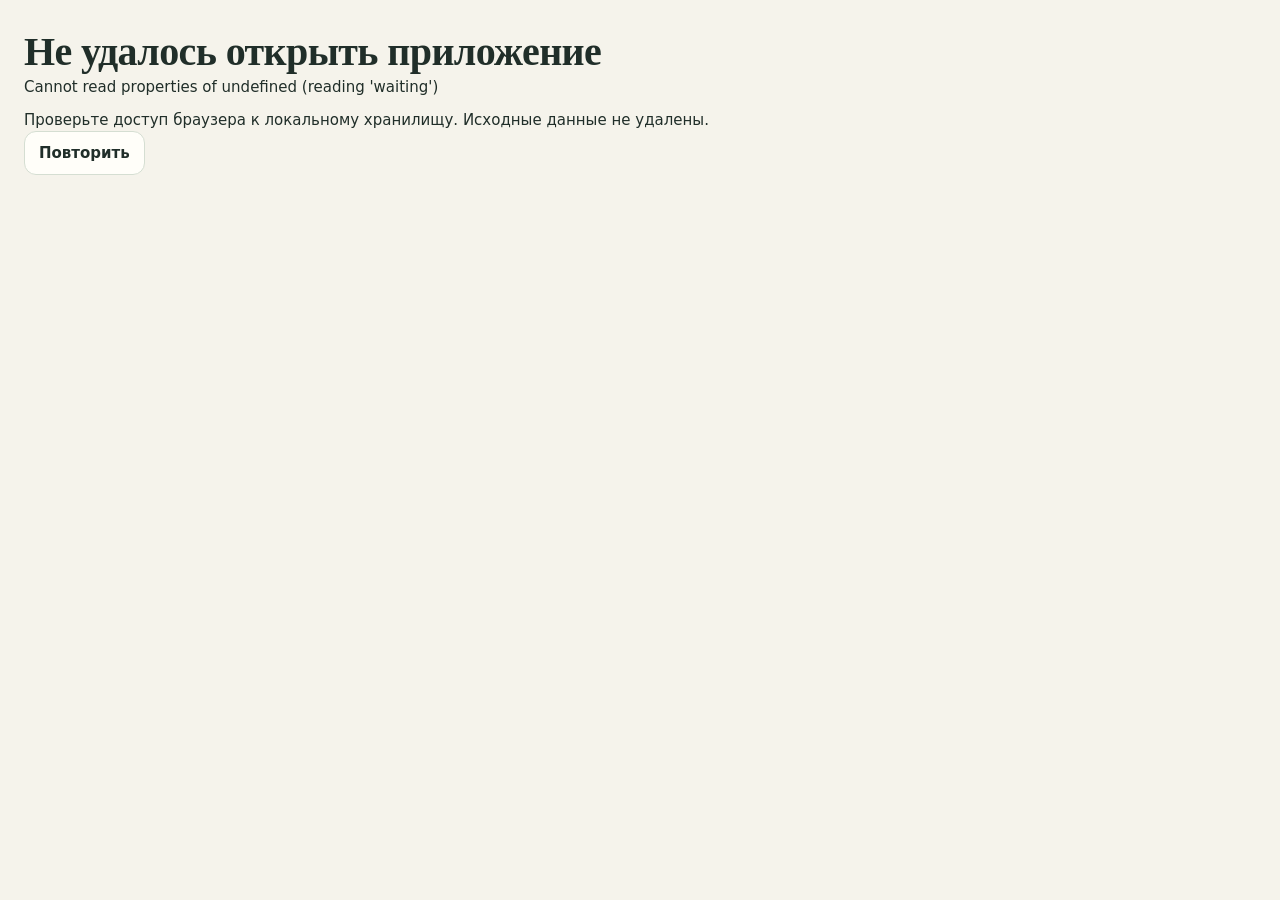
<file: dnd-companion/index.html>
<!doctype html><html lang="ru"><head><meta charset="UTF-8"><meta name="viewport" content="width=device-width,initial-scale=1,viewport-fit=cover"><meta name="theme-color" content="#183f37"><meta name="description" content="Автономный лист персонажа и помощник D&D 5e 2014"><link rel="manifest" href="manifest.webmanifest"><link rel="icon" href="assets/icon.svg" type="image/svg+xml"><link rel="apple-touch-icon" href="assets/icon-192.png"><link rel="stylesheet" href="css/app.css"><title>Поход · D&D 5e 2014</title></head><body><div id="app"><p class="loading">Открываем поход…</p></div><dialog id="modal"></dialog><div id="toast" role="status" aria-live="polite"></div><input id="file-input" type="file" accept="application/json,.json" hidden><script src="js/dice.js"></script><script src="js/srd-data.js"></script><script src="js/content.js"></script><script src="js/effects.js"></script><script src="js/rules.js"></script><script src="js/character.js"></script><script src="js/actions.js"></script><script src="js/storage.js"></script><script src="js/app.js"></script></body></html>
</file>
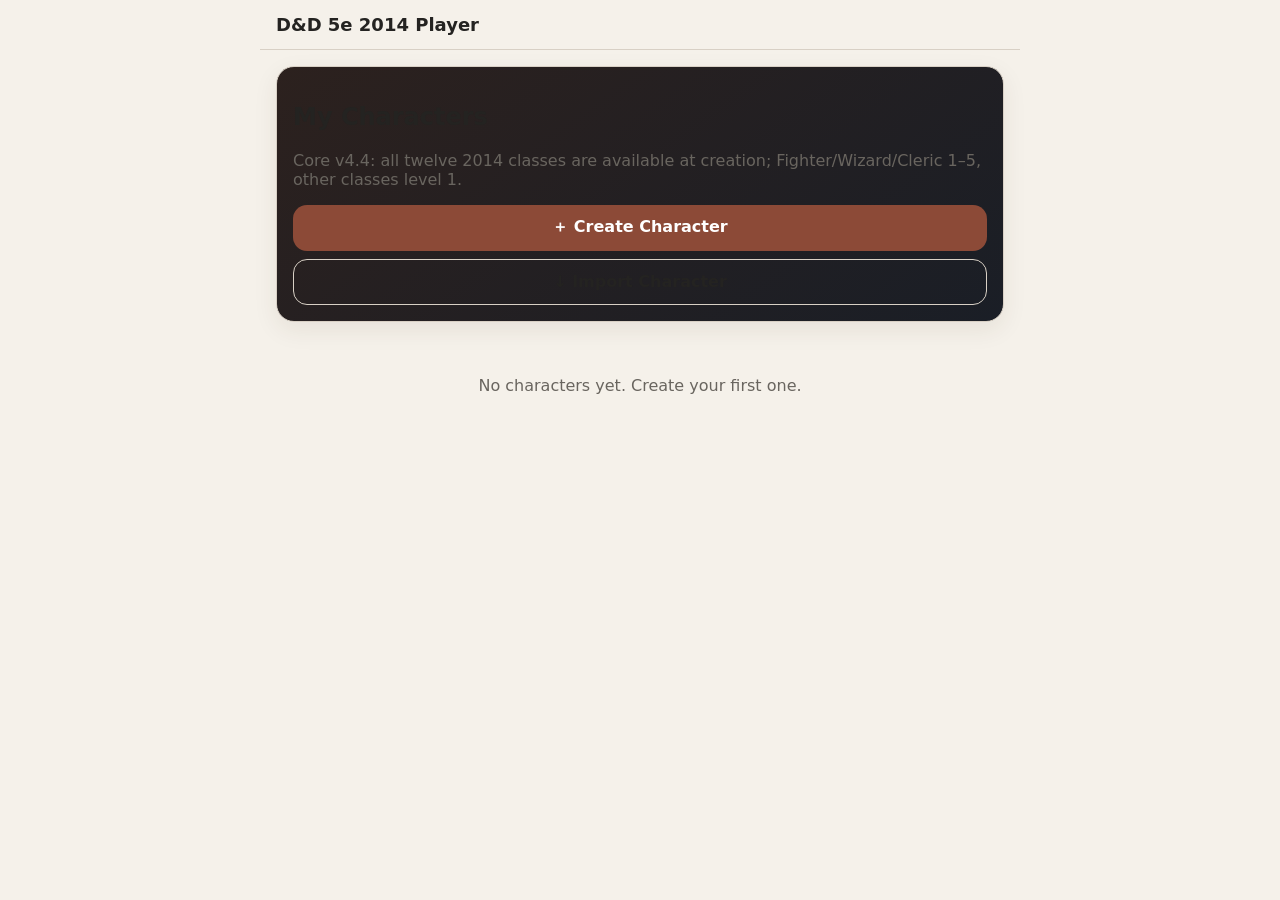
<file: dnd5e2014/index.html>
<!doctype html>
<html lang="en">
<head>
  <meta charset="utf-8">
  <meta name="viewport" content="width=device-width,initial-scale=1,viewport-fit=cover">
  <meta name="theme-color" content="#6e3b2e">
  <meta name="apple-mobile-web-app-capable" content="yes">
  <title>D&D 5e 2014 Player</title>
  <link rel="manifest" href="manifest.json">
  <link rel="stylesheet" href="css/app.css?v=4.9.0">
</head>
<body>
  <div id="app"></div>
  <div id="toast" class="toast" aria-live="polite"></div>
  <input id="import-file" type="file" accept="application/json,.json" hidden>
  <script src="js/loader.js?v=4.9.0"></script>
</body>
</html>
</file>
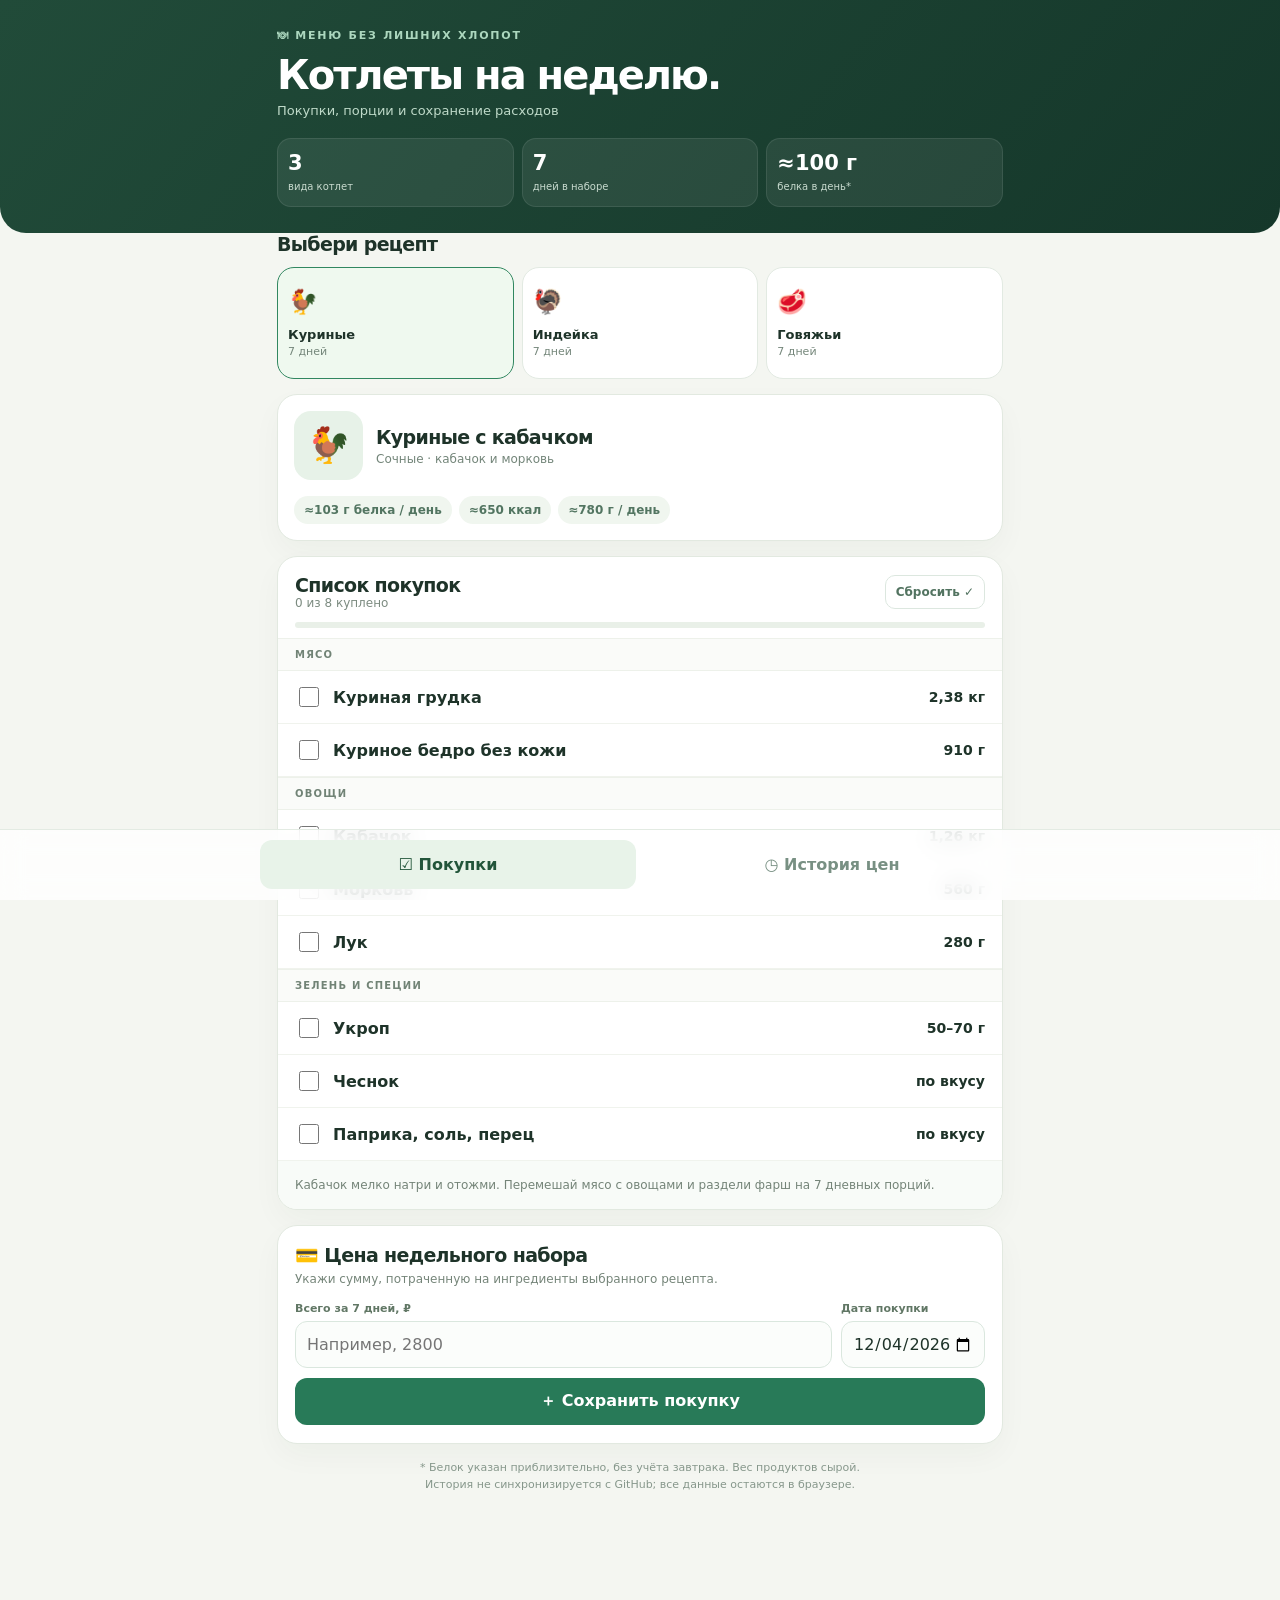
<file: kotlety-week/index.html>
<!doctype html>
<html lang="ru"><head><meta charset="utf-8"><meta name="viewport" content="width=device-width,initial-scale=1,viewport-fit=cover"><meta name="theme-color" content="#1a4433"><link rel="manifest" href="./manifest.webmanifest"><link rel="icon" href="./icon.svg" type="image/svg+xml"><title>Котлеты на неделю — покупки</title>
<style>
:root{font-family:system-ui,-apple-system,"Segoe UI",sans-serif;color:#1e3329;background:#f4f6f1}*{box-sizing:border-box}body{margin:0;padding-bottom:95px}button,input,select{font:inherit}button{cursor:pointer}button:focus-visible,input:focus-visible,select:focus-visible{outline:3px solid #81cda6;outline-offset:2px}.wrap{max-width:760px;margin:auto;padding:0 17px}.hero{background:linear-gradient(130deg,#214b39,#15372a);color:white;padding:29px 0 26px;border-radius:0 0 26px 26px}.mini{font-size:11px;letter-spacing:.16em;color:#acd7be;font-weight:800}.hero h1{font-size:clamp(28px,6vw,40px);letter-spacing:-.05em;margin:10px 0 5px}.hero p{margin:0;color:#bfdac9;font-size:13px}.stats{display:grid;grid-template-columns:repeat(3,1fr);gap:8px;margin-top:20px}.st{border:1px solid #ffffff17;background:#ffffff12;border-radius:14px;padding:12px 10px}.st b{display:block;font-size:21px}.st small{color:#c9dbcf;font-size:10px}main{padding-top:23px}h2{font-size:19px;letter-spacing:-.035em;margin:0 0 12px}.recipe-tabs{display:grid;grid-template-columns:repeat(3,1fr);gap:8px;margin-bottom:15px}.r-tab{text-align:left;background:white;border:1.5px solid #e2eae2;border-radius:17px;padding:13px 10px;min-height:112px;color:inherit}.r-tab[aria-pressed=true]{border-color:#318760;background:#eff9ef}.r-tab .emoji{display:block;font-size:24px;margin-bottom:11px}.r-tab b{display:block;font-size:13px}.r-tab small{display:block;color:#74867a;font-size:11px;margin-top:3px}.card{border:1px solid #e2e9e0;border-radius:20px;background:white;box-shadow:0 12px 30px #1d392509;overflow:hidden;margin-bottom:15px}.info{display:flex;gap:13px;align-items:center;padding:16px}.bigemoji{width:69px;height:69px;display:grid;place-items:center;background:#e7f2e8;border-radius:17px;font-size:35px;flex:none}.info h2{margin:0 0 4px}.info p{font-size:12px;color:#738579;margin:0}.tags{display:flex;gap:7px;flex-wrap:wrap;padding:0 16px 16px}.tag{font-size:12px;font-weight:650;color:#527561;background:#f0f6ef;border-radius:40px;padding:7px 10px}.chead{padding:17px 17px 12px;display:flex;align-items:center;justify-content:space-between;gap:8px}.chead h2{margin:0}.muted{color:#7c8b80;font-size:12px}.smallbtn{font-size:12px;background:white;border:1px solid #dce7df;border-radius:10px;padding:9px 10px;color:#527360;font-weight:650}.progress{background:#e9f0e8;border-radius:10px;height:6px;margin:0 17px 10px;overflow:hidden}.progress > div{height:100%;background:#318760;transition:width .2s}.group{padding:10px 17px;color:#718376;font-size:10px;font-weight:800;letter-spacing:.12em;text-transform:uppercase;background:#fafbf9;border-top:1px solid #edf1ea;border-bottom:1px solid #edf1ea}.item{display:flex;align-items:center;gap:11px;min-height:53px;border-bottom:1px solid #f0f3ed;padding:10px 17px;cursor:pointer}.item input{width:20px;height:20px;accent-color:#318760;flex:none}.item span{flex:1;font-weight:550}.item b{white-space:nowrap;font-size:14px}.item:has(input:checked) span{text-decoration:line-through;color:#97a59b}.tip{background:#f8fbf8;font-size:12px;color:#748478;padding:15px 17px;line-height:1.5}.price{padding:18px 17px}.price h2{margin-bottom:5px}.price p{margin:0 0 16px;color:#758579;font-size:12px}.formrow{display:grid;grid-template-columns:1fr 144px;gap:9px}.field label{display:block;color:#617765;font-size:11px;font-weight:700;margin-bottom:6px}.field input{width:100%;min-width:0;background:#fbfdfb;border:1px solid #dae7de;border-radius:12px;height:47px;padding:11px;color:#1e3329}.btn{width:100%;background:#287a58;border:none;color:white;font-weight:750;border-radius:12px;padding:13px;margin-top:10px}.latest{display:flex;justify-content:space-between;align-items:end;border-top:1px solid #e8eee7;margin-top:15px;padding-top:13px}.latest strong{font-size:20px}.latest small{font-size:12px;color:#77887a;display:block}.bottom{position:fixed;bottom:0;left:0;right:0;display:flex;gap:8px;justify-content:center;background:#fffc;padding:10px max(17px,calc((100vw - 760px)/2)) calc(11px + env(safe-area-inset-bottom));border-top:1px solid #e3ebe3;backdrop-filter:blur(12px)}.bottom button{flex:1;border:0;border-radius:12px;min-height:49px;background:transparent;color:#789083;font-weight:750}.bottom button.active{background:#e8f3e9;color:#22553a}.hidden{display:none!important}.hist-summary{display:grid;grid-template-columns:1fr 1fr;gap:10px;margin-bottom:13px}.hist-summary div{background:white;border:1px solid #e3eae0;border-radius:15px;padding:15px}.hist-summary small{color:#7c8b80;font-size:11px}.hist-summary strong{display:block;font-size:22px}.select{width:100%;padding:12px;background:white;border:1px solid #dce7df;border-radius:12px;margin-bottom:12px;color:inherit}.record{display:flex;align-items:center;gap:11px;padding:14px;border-bottom:1px solid #eef1eb}.record:last-child{border-bottom:0}.record .r-emoji{font-size:25px;background:#eef4eb;border-radius:12px;width:42px;height:42px;display:grid;place-items:center}.record .detail{flex:1;min-width:0}.record .detail b{display:block;font-size:14px}.record small{font-size:11px;color:#75867b}.record .amount{text-align:right;white-space:nowrap}.record .amount b{font-size:16px}.del{border:0;background:none;color:#a1afa4;font-size:24px;padding:6px}.backup{padding:17px}.backup p{font-size:12px;color:#728378}.actions{display:flex;gap:8px}.actions button{flex:1;background:#eef5ed;border:1px solid #d8e7d9;color:#2c5c40;font-weight:650;padding:11px 9px;border-radius:11px}.empty{text-align:center;color:#7b8e80;padding:37px 20px}.foot{font-size:11px;color:#86978b;line-height:1.55;text-align:center;margin:15px 0 22px}.toast{position:fixed;bottom:85px;left:50%;transform:translateX(-50%);background:#1a4433;color:white;border-radius:12px;padding:12px 15px;box-shadow:0 9px 24px #0002;display:none;max-width:90vw;z-index:3;text-align:center;font-size:13px}.toast.show{display:block}@media(max-width:365px){.r-tab{padding:11px 7px}.r-tab b{font-size:12px}.formrow{grid-template-columns:1fr 120px}} 
</style></head><body>
<header class="hero"><div class="wrap"><div class="mini">🍽 МЕНЮ БЕЗ ЛИШНИХ ХЛОПОТ</div><h1>Котлеты на неделю.</h1><p>Покупки, порции и сохранение расходов</p><div class="stats"><div class="st"><b>3</b><small>вида котлет</small></div><div class="st"><b>7</b><small>дней в наборе</small></div><div class="st"><b>≈100 г</b><small>белка в день*</small></div></div></div></header>
<main class="wrap"><section id="shop"><h2>Выбери рецепт</h2><div id="recipe-tabs" class="recipe-tabs"></div><div class="card" id="recipe-info"></div><div class="card"><div class="chead"><div><h2>Список покупок</h2><div id="count" class="muted"></div></div><button type="button" class="smallbtn" id="clear">Сбросить ✓</button></div><div class="progress"><div id="fill"></div></div><div id="ingredients"></div></div><div class="card price"><h2>💳 Цена недельного набора</h2><p>Укажи сумму, потраченную на ингредиенты выбранного рецепта.</p><form id="buy"><div class="formrow"><div class="field"><label for="price">Всего за 7 дней, ₽</label><input id="price" type="number" step="0.01" min="1" max="10000000" required inputmode="decimal" placeholder="Например, 2800"></div><div class="field"><label for="buydate">Дата покупки</label><input id="buydate" type="date" required></div></div><button class="btn" type="submit">＋ Сохранить покупку</button></form><div id="last"></div></div></section><section id="history" class="hidden"><h2>История расходов</h2><div class="hist-summary"><div><small>Записано покупок</small><strong id="total">0</strong></div><div><small>Средняя цена в день</small><strong id="average">—</strong></div></div><select class="select" id="filter" aria-label="Показать рецепты"><option value="all">Все виды котлет</option><option value="chicken">Курица</option><option value="turkey">Индейка</option><option value="beef">Говядина</option></select><div class="card" id="records"></div><div class="card backup"><h2>Резервная копия</h2><p>Данные хранятся только на устройстве. Для переноса на другой телефон скачай JSON-копию и импортируй её на новом устройстве.</p><div class="actions"><button type="button" id="export">↓ Скачать JSON</button><button type="button" id="import">↑ Импорт JSON</button></div><input id="file" type="file" accept=".json,application/json" hidden><p>Импорт заменяет текущие данные после подтверждения.</p></div></section><p class="foot">* Белок указан приблизительно, без учёта завтрака. Вес продуктов сырой.<br>История не синхронизируется с GitHub; все данные остаются в браузере.</p></main>
<nav class="bottom"><button class="active" type="button" data-nav="shop">☑ Покупки</button><button type="button" data-nav="history">◷ История цен</button></nav><div class="toast" id="toast" role="status"></div>
<script>
'use strict';
const recipes=[
{id:'chicken',label:'Куриные',title:'Куриные с кабачком',emoji:'🐓',subtitle:'Сочные · кабачок и морковь',protein:'≈103 г',kcal:'≈650 ккал',weight:'≈780 г',note:'Кабачок мелко натри и отожми. Перемешай мясо с овощами и раздели фарш на 7 дневных порций.',groups:[['Мясо',[['breast','Куриная грудка','2,38 кг'],['thigh','Куриное бедро без кожи','910 г']]],['Овощи',[['zucchini','Кабачок','1,26 кг'],['carrot','Морковь','560 г'],['onion','Лук','280 г']]],['Зелень и специи',[['dill','Укроп','50–70 г'],['garlic','Чеснок','по вкусу'],['spice','Паприка, соль, перец','по вкусу']]]]},
{id:'turkey',label:'Индейка',title:'Индейка с грибами',emoji:'🦃',subtitle:'Шампиньоны и брокколи',protein:'≈103 г',kcal:'≈600 ккал',weight:'≈740 г',note:'Шампиньоны измельчи и выпари из них воду, затем остуди. Брокколи мелко поруби. Раздели фарш на 7 порций.',groups:[['Мясо',[['breast','Грудка индейки','2,24 кг'],['thigh','Бедро индейки без кожи','840 г']]],['Овощи и грибы',[['mushroom','Шампиньоны','1,05 кг'],['broccoli','Брокколи','700 г'],['onion','Лук','350 г']]],['Специи',[['garlic','Чеснок','по вкусу'],['spice','Тимьян, соль, перец','по вкусу']]]]},
{id:'beef',label:'Говяжьи',title:'Говяжьи с тыквой',emoji:'🥩',subtitle:'Тыква и сладкий перец',protein:'≈103 г',kcal:'≈680 ккал',weight:'≈770 г',note:'Выбирай постную говядину около 5% жира. Тыкву, перец и лук измельчи. Печень в недельный рацион не добавлена.',groups:[['Мясо',[['meat','Говядина постная (≈5% жира)','3,29 кг']]],['Овощи',[['pumpkin','Тыква','1,05 кг'],['pepper','Красный сладкий перец','700 г'],['onion','Лук','350 г']]],['Специи',[['spice','Копчёная паприка, соль, перец','по вкусу']]]]}
];
const key='kotlety_week_v1',q=s=>document.getElementById(s);
const empty=()=>({version:1,checks:{chicken:[],turkey:[],beef:[]},purchases:[]});
const valid=x=>x&&x.version===1&&x.checks&&recipes.every(r=>Array.isArray(x.checks[r.id])&&x.checks[r.id].every(v=>typeof v==='string')&&x.checks[r.id].length<30)&&Array.isArray(x.purchases)&&x.purchases.length<5000&&x.purchases.every(p=>p&&typeof p.id==='string'&&recipes.some(r=>r.id===p.recipe)&&typeof p.amount==='number'&&Number.isFinite(p.amount)&&p.amount>0&&p.amount<=10000000&&typeof p.date==='string'&&/^\d{4}-\d{2}-\d{2}$/.test(p.date));
let data;try{let temp=JSON.parse(localStorage.getItem(key));data=valid(temp)?temp:empty()}catch(e){data=empty()}
let chosen='chicken',toaster;
const save=()=>{try{localStorage.setItem(key,JSON.stringify(data));return true}catch(e){notice('Не удалось записать данные');return false}};
const price=n=>new Intl.NumberFormat('ru-RU',{maximumFractionDigits:2}).format(n)+' ₽';
const dateString=s=>{let [y,m,d]=s.split('-').map(Number);return new Intl.DateTimeFormat('ru-RU',{day:'numeric',month:'long',year:'numeric'}).format(new Date(y,m-1,d))};
const dateNow=()=>{let d=new Date();return [d.getFullYear(),String(d.getMonth()+1).padStart(2,'0'),String(d.getDate()).padStart(2,'0')].join('-')};
const find=id=>recipes.find(r=>r.id===id);
function notice(s){q('toast').textContent=s;q('toast').classList.add('show');clearTimeout(toaster);toaster=setTimeout(()=>q('toast').classList.remove('show'),2700)}
function shop(){let r=find(chosen);q('recipe-tabs').innerHTML=recipes.map(x=>'<button class="r-tab" type="button" data-recipe="'+x.id+'" aria-pressed="'+(x.id===chosen)+'"><span class="emoji">'+x.emoji+'</span><b>'+x.label+'</b><small>7 дней</small></button>').join('');document.querySelectorAll('[data-recipe]').forEach(b=>b.onclick=()=>{chosen=b.dataset.recipe;shop()});q('recipe-info').innerHTML='<div class="info"><div class="bigemoji">'+r.emoji+'</div><div><h2>'+r.title+'</h2><p>'+r.subtitle+'</p></div></div><div class="tags"><span class="tag">'+r.protein+' белка / день</span><span class="tag">'+r.kcal+'</span><span class="tag">'+r.weight+' / день</span></div>';
let items=r.groups.flatMap(g=>g[1]);let selected=data.checks[r.id];let done=items.filter(i=>selected.includes(i[0])).length;q('count').textContent=done+' из '+items.length+' куплено';q('fill').style.width=Math.round(done/items.length*100)+'%';
q('ingredients').innerHTML=r.groups.map(g=>'<div class="group">'+g[0]+'</div>'+g[1].map(i=>'<label class="item"><input type="checkbox" data-item="'+i[0]+'" '+(selected.includes(i[0])?'checked':'')+'><span>'+i[1]+'</span><b>'+i[2]+'</b></label>').join('')).join('')+'<div class="tip">'+r.note+'</div>';
document.querySelectorAll('[data-item]').forEach(b=>b.onchange=()=>{let s=new Set(data.checks[r.id]);b.checked?s.add(b.dataset.item):s.delete(b.dataset.item);data.checks[r.id]=Array.from(s);save();shop()});
let last=data.purchases.filter(p=>p.recipe===r.id).sort((a,b)=>b.date.localeCompare(a.date)||b.id.localeCompare(a.id))[0];q('last').innerHTML=last?'<div class="latest"><div><small>Последняя покупка · '+dateString(last.date)+'</small><strong>'+price(last.amount)+'</strong></div><div style="text-align:right"><small>'+price(last.amount/7)+'</small><small>за день</small></div></div>':''}
function history(){let filtered=data.purchases.filter(p=>q('filter').value==='all'||q('filter').value===p.recipe).sort((a,b)=>b.date.localeCompare(a.date)||b.id.localeCompare(a.id));q('total').textContent=data.purchases.length;q('average').textContent=data.purchases.length?price(data.purchases.reduce((n,p)=>n+p.amount,0)/data.purchases.length/7):'—';q('records').innerHTML=filtered.length?filtered.map(p=>{let r=find(p.recipe);return '<div class="record"><div class="r-emoji">'+r.emoji+'</div><div class="detail"><b>'+r.label+'</b><small>'+dateString(p.date)+' · 7 дней</small></div><div class="amount"><b>'+price(p.amount)+'</b><small>'+price(p.amount/7)+' / день</small></div><button class="del" type="button" data-delete="'+p.id+'" aria-label="Удалить запись">×</button></div>'}).join(''):'<div class="empty">🧾<br>Пока нет записей о покупках</div>';document.querySelectorAll('[data-delete]').forEach(b=>b.onclick=()=>{if(confirm('Удалить запись о покупке?')){data.purchases=data.purchases.filter(p=>p.id!==b.dataset.delete);save();history();shop();notice('Запись удалена')}})}
q('clear').onclick=()=>{if(!data.checks[chosen].length)return notice('Список уже пуст');if(confirm('Сбросить галочки? История покупок сохранится.')){data.checks[chosen]=[];save();shop()}};
q('buy').onsubmit=e=>{e.preventDefault();let amount=Number(q('price').value),date=q('buydate').value;if(!Number.isFinite(amount)||amount<=0||amount>10000000||! /^\d{4}-\d{2}-\d{2}$/.test(date))return notice('Проверь дату и сумму');data.purchases.push({id:String(Date.now())+'-'+Math.random().toString(36).slice(2),recipe:chosen,date,amount:Math.round(amount*100)/100});if(save()){q('price').value='';shop();notice('Покупка сохранена')}};
document.querySelectorAll('[data-nav]').forEach(b=>b.onclick=()=>{let show=b.dataset.nav;['shop','history'].forEach(x=>q(x).classList.toggle('hidden',x!==show));document.querySelectorAll('[data-nav]').forEach(n=>n.classList.toggle('active',n===b));if(show==='history')history();scrollTo({top:0,behavior:'instant'})});
q('filter').onchange=history;
q('export').onclick=()=>{let url=URL.createObjectURL(new Blob([JSON.stringify(data,null,2)],{type:'application/json'})),a=document.createElement('a');a.href=url;a.download='kotlety-backup-'+dateNow()+'.json';document.body.append(a);a.click();a.remove();setTimeout(()=>URL.revokeObjectURL(url),1000);notice('Копия скачана')};
q('import').onclick=()=>q('file').click();q('file').onchange=async e=>{let f=e.target.files&&e.target.files[0];e.target.value='';if(!f)return;try{if(f.size>3000000)throw Error('Слишком большой файл');let next=JSON.parse(await f.text());if(!valid(next))throw Error('Неверный формат');if(!confirm('Заменить текущую историю и галочки данными из файла?'))return;data=next;save();shop();history();notice('Резервная копия восстановлена')}catch(err){notice('Импорт не выполнен: '+err.message)}};
q('buydate').value=dateNow();shop();history();if('serviceWorker' in navigator&&location.protocol==='https:')window.addEventListener('load',()=>navigator.serviceWorker.register('./service-worker.js').catch(()=>{}));
</script></body></html>
</file>
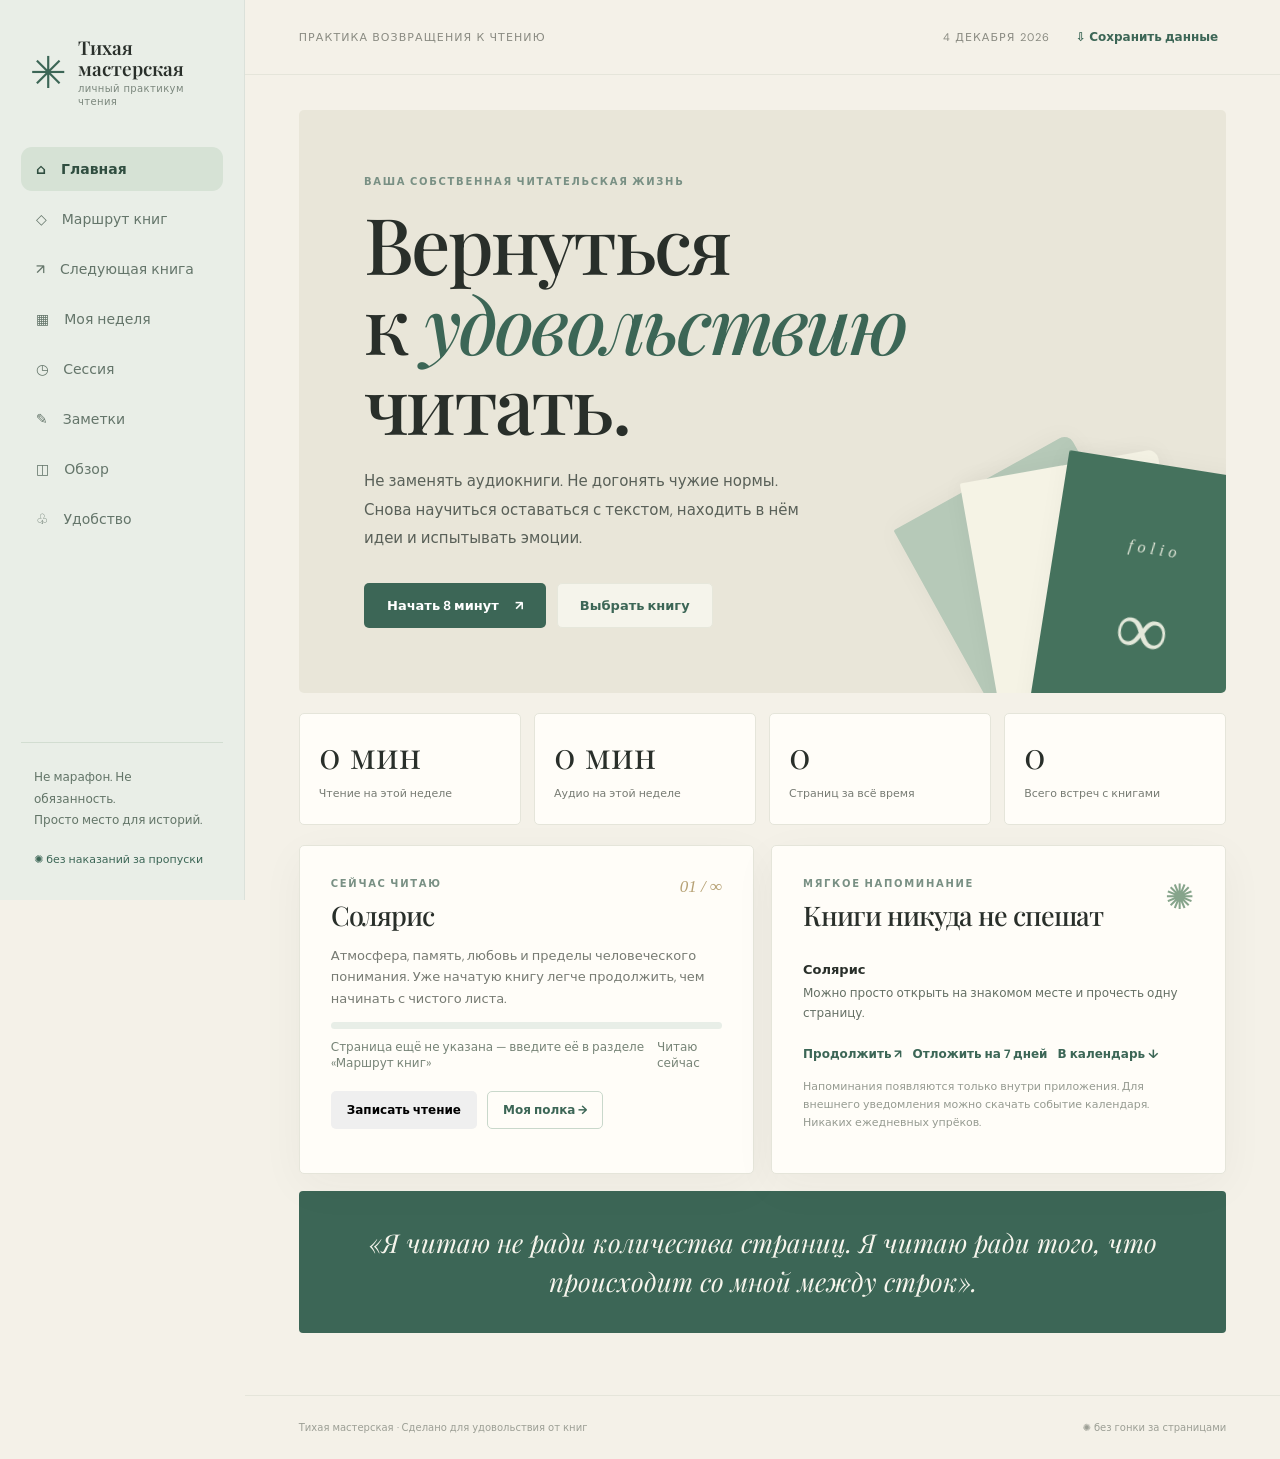
<file: reading-atelier/index.html>
<!doctype html>
<html lang="ru">
<head>
  <meta charset="utf-8">
  <meta name="viewport" content="width=device-width,initial-scale=1,viewport-fit=cover">
  <meta name="theme-color" content="#eee9db">
  <meta name="description" content="Тихая мастерская чтения — личный практикум возвращения к художественным книгам.">
  <link rel="manifest" href="./manifest.webmanifest">
  <link rel="icon" type="image/svg+xml" href="./icon.svg">
  <link rel="stylesheet" href="./styles.css">
  <title>Тихая мастерская · Практикум чтения</title>
  <script src="./app.js" defer></script>
</head>
<body>
<div class="shell">
  <aside class="sidebar">
    <div class="brand"><span class="brand-mark">✳</span><div><strong>Тихая мастерская</strong><small>личный практикум чтения</small></div></div>
    <nav class="menu" aria-label="Разделы">
      <a href="#home" class="nav-link active" data-nav="home">⌂ <span>Главная</span></a>
      <a href="#route" class="nav-link" data-nav="route">◇ <span>Маршрут книг</span></a>
      <a href="#transition" class="nav-link" data-nav="transition">↗ <span>Следующая книга</span></a>
      <a href="#week" class="nav-link" data-nav="week">▦ <span>Моя неделя</span></a>
      <a href="#session" class="nav-link" data-nav="session">◷ <span>Сессия</span></a>
      <a href="#notes" class="nav-link" data-nav="notes">✎ <span>Заметки</span></a>
      <a href="#review" class="nav-link" data-nav="review">◫ <span>Обзор</span></a>
      <a href="#comfort" class="nav-link" data-nav="comfort">♧ <span>Удобство</span></a>
    </nav>
    <div class="sidebar-bottom"><p>Не марафон. Не обязанность.<br>Просто место для историй.</p><span>✺ без наказаний за пропуски</span></div>
  </aside>
  <div class="maincol">
    <header class="topbar"><span class="crumb">практика возвращения к чтению</span><span id="todayLabel" class="topdate"></span><button type="button" id="backupBtn" class="plain-btn">⇩ <span>Сохранить данные</span></button></header>
    <main>
      <section id="home" class="page active">
        <div class="hero">
          <div class="eyebrow">ВАША СОБСТВЕННАЯ ЧИТАТЕЛЬСКАЯ ЖИЗНЬ</div>
          <h1>Вернуться<br>к <em>удовольствию</em><br>читать.</h1>
          <p>Не заменять аудиокниги. Не догонять чужие нормы. Снова научиться оставаться с текстом, находить в нём идеи и испытывать эмоции.</p>
          <div class="hero-actions"><button class="btn primary" data-go="session">Начать 8 минут <span>↗</span></button><button class="btn soft" data-go="route">Выбрать книгу</button></div>
          <div class="hero-decoration" aria-hidden="true"><div class="paper p1"></div><div class="paper p2"></div><div class="paper p3"><span>folio</span><b>∞</b></div></div>
        </div>
        <div class="stats-row" id="quickStats"></div>
        <div class="two-col">
          <article class="panel"><div class="panel-head"><div><div class="eyebrow">СЕЙЧАС ЧИТАЮ</div><h2 id="currentBookName">Солярис</h2></div><span class="tiny-mark">01 / ∞</span></div><p id="currentBookDesc" class="muted"></p><div id="currentBookMeta"></div><div class="flex-actions"><button class="btn small" data-go="session">Записать чтение</button><button class="btn small ghost" data-go="route">Моя полка →</button></div></article>
          <article class="panel"><div class="panel-head"><div><div class="eyebrow">МЯГКОЕ НАПОМИНАНИЕ</div><h2>Книги никуда не спешат</h2></div><span class="leaf">✺</span></div><div id="reminderList"></div><p class="micro">Напоминания появляются только внутри приложения. Для внешнего уведомления можно скачать событие календаря. Никаких ежедневных упрёков.</p></article>
        </div>
        <div class="quote-band">«Я читаю не ради количества страниц. Я читаю ради того, что происходит со мной между строк».</div>
      </section>

      <section id="route" class="page">
        <div class="page-heading"><div class="eyebrow">01 / ВЫБОР КНИГИ</div><h1>Ваш маршрут <em>историй</em></h1><p>От знакомого и атмосферного — к философскому и сложному. Порядок можно менять в любой момент.</p></div>
        <div class="route-intro panel"><strong>Как выбрать сегодня</strong><div class="choice-row"><button class="choice" data-vibe="gentle">Хочу вернуться мягко</button><button class="choice" data-vibe="ideas">Хочу размышлять</button><button class="choice" data-vibe="intense">Хочу сложного</button></div><p id="vibeHint" class="muted">Подсказка: продолжить начатый «Солярис» с одной небольшой сцены — самый низкий порог входа.</p></div>
        <div id="bookGrid" class="book-grid"></div>
        <div class="panel transition-teaser"><div><h2>А когда закончится книга?</h2><p>Небольшой ритуал завершения: что осталось со мной и какую историю хочется открыть дальше.</p></div><button class="btn small ghost" data-go="transition">Перейти к следующей книге →</button></div>
        <div class="panel add-book"><h2>Добавить свою книгу</h2><form id="addBookForm" class="form-row"><label>Название<input name="title" maxlength="120" required placeholder="Название книги"></label><label>Автор<input name="author" maxlength="100" required placeholder="Автор"></label><button class="btn primary" type="submit">Добавить</button></form></div>
      </section>

      <section id="transition" class="page">
        <div class="page-heading"><div class="eyebrow">ПЕРЕХОД / ПОСЛЕ ПОСЛЕДНЕЙ СТРАНИЦЫ</div><h1>Пусть история<br><em>отзвучит.</em></h1><p>Закончить книгу — не значит немедленно начинать другую. Иногда важно немного побыть с финалом.</p></div>
        <div class="two-col">
          <div class="panel"><div class="eyebrow">МАЛЕНЬКИЙ РИТУАЛ</div><h2>Перед следующей книгой</h2><div class="transition-steps"><div><b>01</b><span>Назовите одну эмоцию, которую оставила книга.</span></div><div><b>02</b><span>Вспомните идею, к которой хочется вернуться через неделю.</span></div><div><b>03</b><span>Разрешите себе паузу — день, неделю или дольше.</span></div></div><button class="btn ghost small" data-go="notes">Записать мысль о финале →</button></div>
          <div class="panel"><div class="eyebrow">НЕ СПИСОК ОБЯЗАТЕЛЬСТВ</div><h2>Как выбрать продолжение</h2><p>После сложного философского текста можно взять более динамичный. После насыщенного — что-то медитативное. И необязательно менять книгу, если хочется перечитать любимые страницы.</p><div id="transitionSuggestion"></div></div>
        </div>
        <div class="quote-band">Следующая книга ждёт ровно столько, сколько вам нужно.</div>
      </section>

      <section id="week" class="page">
        <div class="page-heading"><div class="eyebrow">02 / ПЛАН НА НЕДЕЛЮ</div><h1>Маленькие <em>встречи</em> с книгой</h1><p>План — приглашение, а не обязательство. Начинаем с коротких окон дома и в электричке. Любой день можно сделать выходным.</p></div>
        <div class="panel"><div class="split-head"><div><h2>Неделя <span id="weekDates"></span></h2><p class="muted">Подсвечиваются фактические сессии, а не «провалы».</p></div><button class="btn small ghost" id="resetWeek">Вернуть мягкий план</button></div><div id="weekGrid" class="week-grid"></div><div class="week-foot"><span id="weekDone"></span><span>Время аудио тоже учитывается, но не подменяет тихое чтение.</span></div></div>
        <div class="two-col"><div class="panel"><h2>Мягкий режим</h2><p>Если день оказался тяжёлым, достаточно открыть книгу на одну страницу. Если не получилось — ничего не нужно «отрабатывать».</p><label class="switch-line"><input type="checkbox" id="gentleToggle" checked><span>Включён: никаких серий, штрафов и красных дней</span></label></div><div class="panel"><h2>Минимум, который работает</h2><p>На старте ориентир — четыре короткие встречи в неделю. Через 2–3 недели повышать время стоит лишь тогда, когда хочется продолжать.</p><button class="btn small ghost" data-go="comfort">Обустроить место →</button></div></div>
      </section>

      <section id="session" class="page">
        <div class="page-heading"><div class="eyebrow">03 / КОРОТКИЕ СЕССИИ</div><h1>Побыть с <em>текстом</em></h1><p>Даже 8 минут — полноценная встреча с книгой. Таймер необязателен, а запись можно внести и задним числом.</p></div>
        <div class="two-col session-columns">
          <div class="panel timer-card"><div class="eyebrow">ТИХИЙ ТАЙМЕР</div><div id="timerDisplay" class="timer-display" aria-live="off">08:00</div><div class="timer-opts"><button class="time-pill selected" data-time="5">5 мин</button><button class="time-pill" data-time="8">8 мин</button><button class="time-pill" data-time="12">12 мин</button><button class="time-pill" data-time="20">20 мин</button></div><div class="timer-actions"><button class="btn primary" id="timerStart">Начать</button><button class="btn soft" id="timerReset">Сброс</button></div><p id="timerHint" class="muted">Когда время выйдет, можно остановиться посреди главы. Это нормально.</p></div>
          <div class="panel"><h2>Запись сессии</h2><form id="sessionForm" class="stack-form">
            <div class="form-row"><label>Книга<select name="book" id="sessionBook"></select></label><label>Дата<input name="date" id="sessionDate" type="date" required></label></div>
            <div class="form-row"><label>Формат<select name="mode" id="sessionMode"><option value="read">Читал глазами</option><option value="audio">Слушал аудио</option></select></label><label>Минуты<input name="minutes" id="sessionMinutes" type="number" min="1" max="600" value="8" required></label></div>
            <div class="form-row" id="pagesRow"><label>Страница с<input name="from" id="pageFrom" type="number" min="0" max="99999" placeholder="Например, 80"></label><label>По страницу<input name="to" id="pageTo" type="number" min="0" max="99999" placeholder="Например, 88"></label></div>
            <div class="form-row"><label>Самочувствие<select name="wellbeing"><option value="calm">🌿 Спокойно</option><option value="tired">☾ Усталость</option><option value="energized">☀ Бодрость</option><option value="tense">≈ Напряжение</option></select></label><label>Где был<select name="place"><option value="train">В электричке</option><option value="home">Дома</option><option value="other">Другое</option></select></label></div>
            <div class="ratings"><div class="eyebrow">ОЦЕНКА ПО ОЩУЩЕНИЯМ · 1–5</div><div class="rating-row"><label>Концентрация <output id="focusOut">3</output><input type="range" name="focus" id="focus" min="1" max="5" value="3"></label><label>Вовлечённость <output id="engOut">3</output><input type="range" name="eng" id="eng" min="1" max="5" value="3"></label><label>Понимание <output id="underOut">3</output><input type="range" name="under" id="under" min="1" max="5" value="3"></label><label>Удовольствие <output id="joyOut">3</output><input type="range" name="joy" id="joy" min="1" max="5" value="3"></label></div></div>
            <label>Что осталось после чтения? <span class="optional">(необязательно)</span><textarea name="feeling" rows="2" maxlength="600" placeholder="Одна мысль, эмоция или вопрос..."></textarea></label>
            <button class="btn primary wide" type="submit">Сохранить встречу с книгой ↗</button><div class="form-feedback" id="sessionFeedback" role="status"></div>
          </form></div>
        </div>
        <div class="panel"><div class="split-head"><h2>Последние встречи</h2><span class="muted">Своя история без оценок за дисциплину</span></div><div id="recentSessions"></div></div>
      </section>

      <section id="notes" class="page">
        <div class="page-heading"><div class="eyebrow">04 / ЗАМЕТКИ ПО ГЛАВЕ</div><h1>Не пересказ.<br><em>Отголосок.</em></h1><p>Одна небольшая заметка закрепляет не только факты, но и личную реакцию на текст.</p></div>
        <div class="two-col notes-cols"><div class="panel"><form id="noteForm" class="stack-form"><label>Книга<select id="noteBook" name="book"></select></label><label>Глава / фрагмент<input name="chapter" placeholder="Например: «Хэрри» или глава 4" maxlength="120" required></label><label>Что произошло? <span class="optional">Одно-два предложения</span><textarea name="happened" rows="3" placeholder="Без полного пересказа"></textarea></label><label>Что я почувствовал?<textarea name="emotion" rows="3" placeholder="Тревогу, нежность, любопытство, раздражение..."></textarea></label><label>Какая мысль осталась?<textarea name="thought" rows="3" placeholder="Какой вопрос или идея не отпускает?"></textarea></label><label>Что хочу узнать или обсудить? <span class="optional">(необязательно)</span><textarea name="question" rows="2" placeholder="Вопрос к миру книги, герою или самому себе"></textarea></label><button type="submit" class="btn primary wide">Сохранить заметку</button><div id="noteFeedback" class="form-feedback" role="status"></div></form></div>
        <div><div class="panel"><h2>Поговорить о прочитанном</h2><p>Попробуйте не рецензию, а разговор: «Какой выбор героя я не понял?», «Где книга изменила мою точку зрения?», «Что было бы, если...?»</p><button class="btn small ghost" id="copyDiscussion">Скопировать вопросы для обсуждения ↗</button><p class="micro">Вопросы можно обсудить с близким человеком или вставить в ChatGPT.</p></div><div class="panel notes-list-panel"><div class="split-head"><h2>Мои заметки</h2><span id="notesCount" class="muted"></span></div><div id="notesList"></div></div></div></div>
      </section>

      <section id="review" class="page">
        <div class="page-heading"><div class="eyebrow">05 / ЕЖЕНЕДЕЛЬНЫЙ ОБЗОР</div><h1>Что дали мне <em>книги?</em></h1><p>Сравниваем не скорость, а переживания. Цифры помогают замечать закономерности, но ничего не требуют.</p></div>
        <div id="reviewStats" class="stats-row"></div>
        <div class="two-col"><div class="panel"><h2>Последние 7 дней</h2><div id="weeklyBars" class="bars"></div><p class="micro">Отдельно отображаются минуты чтения и прослушивания; пустые дни нейтральны.</p></div><div class="panel"><h2>Чтение и аудио</h2><div id="comparison"></div><p class="micro">Это личные оценки, а не научный эксперимент: обстановка, усталость и книга могут влиять на результат.</p></div></div>
        <div class="panel"><h2>Недельное письмо себе</h2><form id="reviewForm" class="stack-form"><label>Что особенно зацепило?<textarea name="highlight" rows="2" placeholder="Сцена, образ, диалог, мысль..."></textarea></label><label>В какой ситуации было удобнее читать?<textarea name="context" rows="2" placeholder="Например, дома в кресле или в дороге"></textarea></label><label>Что попробовать на следующей неделе?<textarea name="next" rows="2" placeholder="Одна маленькая перемена"></textarea></label><button class="btn primary" type="submit">Сохранить обзор</button><p id="reviewFeedback" class="form-feedback" role="status"></p></form><div id="pastReviews"></div></div>
        <div class="panel data-panel"><div><h2>Ваши данные — у вас</h2><p class="muted">Записи сохраняются только в этом браузере. Для переноса на другой телефон или резервной копии используйте JSON.</p></div><div class="flex-actions"><button id="exportBtn" class="btn small ghost">Скачать JSON</button><label class="btn small ghost upload-label">Импортировать JSON<input id="importFile" type="file" accept=".json,application/json" hidden></label></div></div>
      </section>

      <section id="comfort" class="page">
        <div class="page-heading"><div class="eyebrow">06 / УДОБНОЕ МЕСТО</div><h1>Читать <em>телом тоже.</em></h1><p>Не нужно искать идеальную позу. Важнее опора для рук, спокойная шея и возможность менять положение.</p></div>
        <div class="two-col"><div class="panel posture"><div class="posture-icon">⌂</div><h2>Дома · кресло-качалка IKEA</h2><p>Поставьте стопы устойчиво; используйте подголовник и при необходимости небольшую подушку под предплечья. Поднимайте электронную книгу ближе к линии взгляда, не прижимая подбородок к груди.</p><div class="tip">Начало: 12 минут, затем сменить позу или посмотреть вдаль.</div></div><div class="panel posture"><div class="posture-icon">▤</div><h2>Дома · компьютерное кресло</h2><p>Подстройте подлокотники так, чтобы локти опирались без подъёма плеч. Поясничная подушка — если с ней удобно; валик под шею не должен толкать голову вперёд.</p><div class="tip">Удобство важнее удерживания одной «правильной» позы.</div></div></div>
        <div class="panel posture train"><div class="posture-icon">≋</div><h2>В электричке</h2><div class="train-grid"><p>Сядьте с опорой для спины. Поддерживайте локти рюкзаком или курткой на коленях; держите ридер выше, чем обычно держали бы телефон. При дискомфорте меняйте положение рук.</p><p>Выбирайте знакомую книгу и короткую сессию 5–8 минут. В шуме поездки аудиокнига может оказаться лучше — это не «измена» чтению.</p></div><div class="tip">При боли, онемении или стойком дискомфорте остановитесь; не пытайтесь «перетерпеть» ради страницы.</div></div>
        <div class="panel checklist"><h2>Место готово?</h2><label><input type="checkbox" class="comfort-check"> Ридер на комфортной высоте</label><label><input type="checkbox" class="comfort-check"> Предплечья имеют опору</label><label><input type="checkbox" class="comfort-check"> Свет не заставляет щуриться</label><label><input type="checkbox" class="comfort-check"> Можно остановиться через 5–10 минут</label><p class="micro">Эти галочки не влияют на статистику и не сохраняются.</p></div>
      </section>
    </main>
    <footer><span>Тихая мастерская · Сделано для удовольствия от книг</span><span>✺ без гонки за страницами</span></footer>
  </div>
</div>
<nav class="mobile-nav" aria-label="Мобильная навигация"><button data-go="home">⌂<span>Главная</span></button><button data-go="route">◇<span>Книги</span></button><button data-go="session">◷<span>Сессия</span></button><button data-go="notes">✎<span>Заметки</span></button><button data-go="review">◫<span>Обзор</span></button></nav>
<div id="toast" role="status" aria-live="polite"></div>
</body>
</html>
</file>
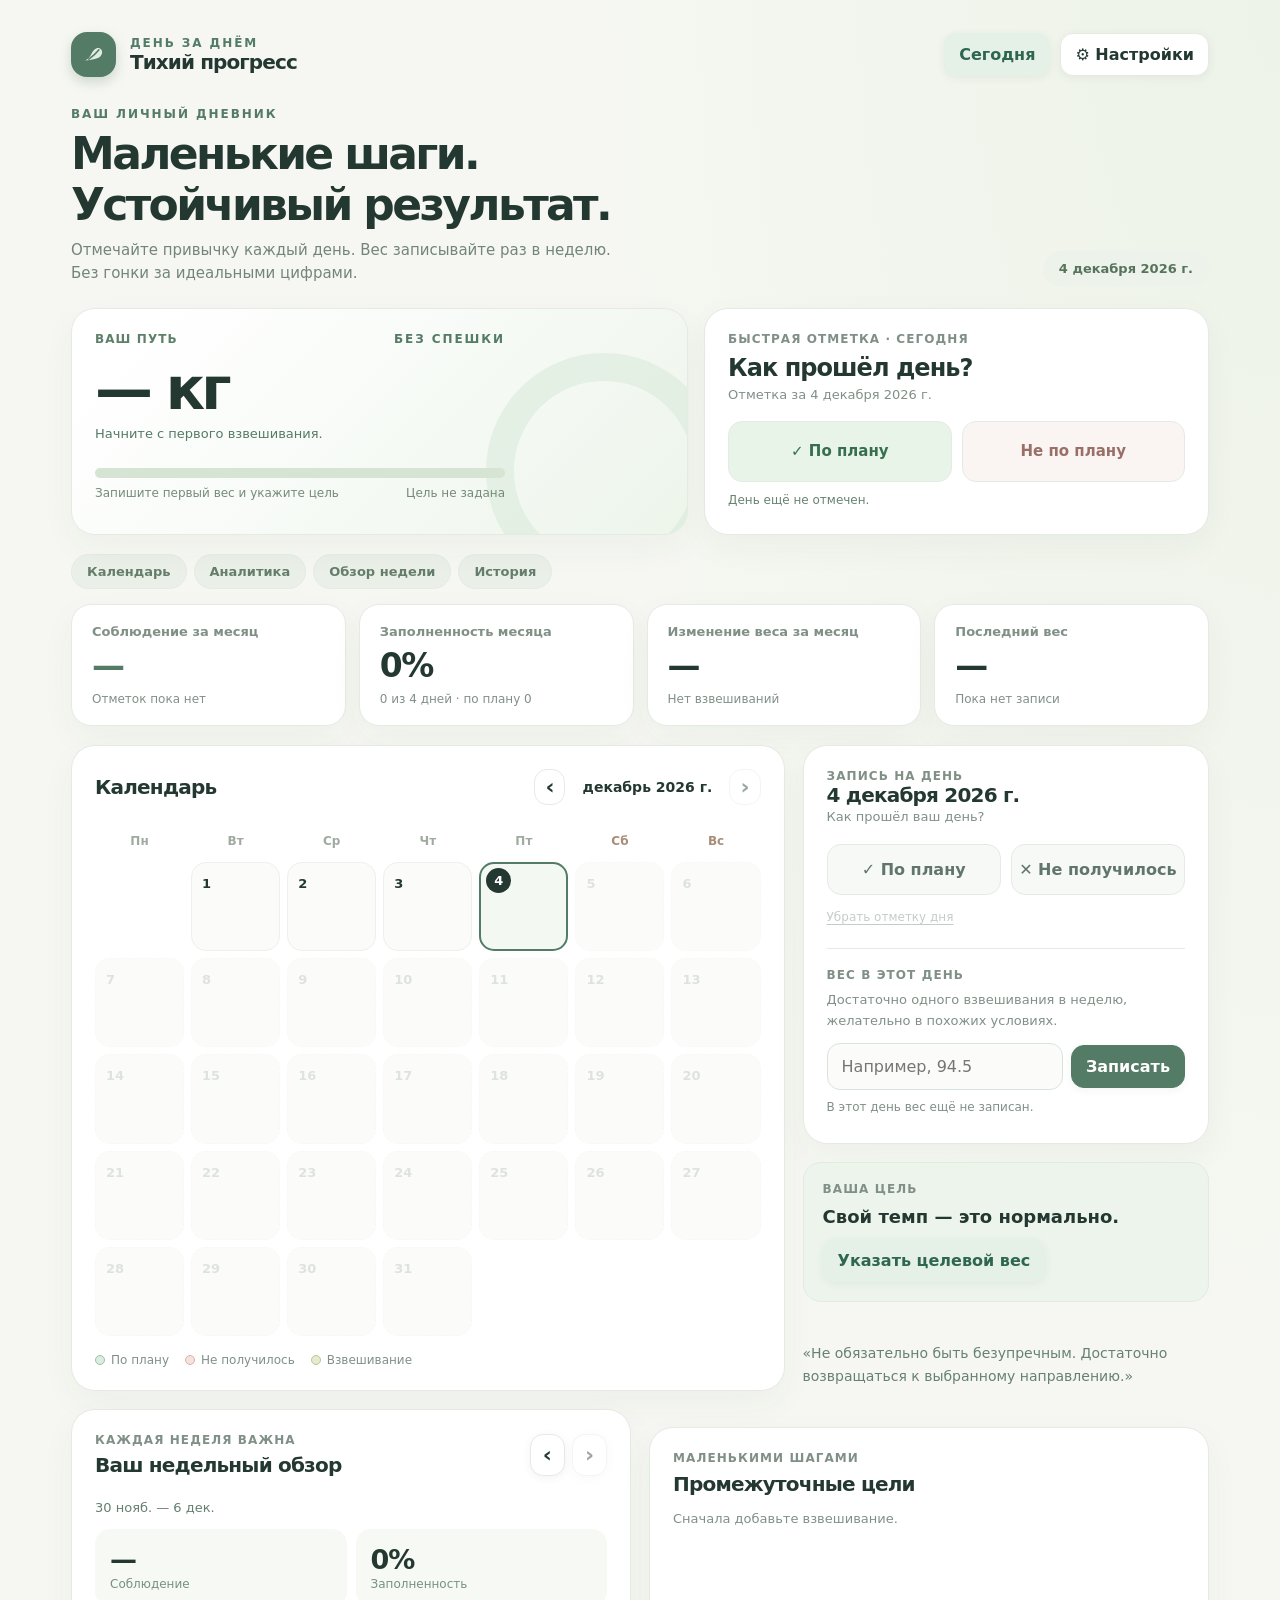
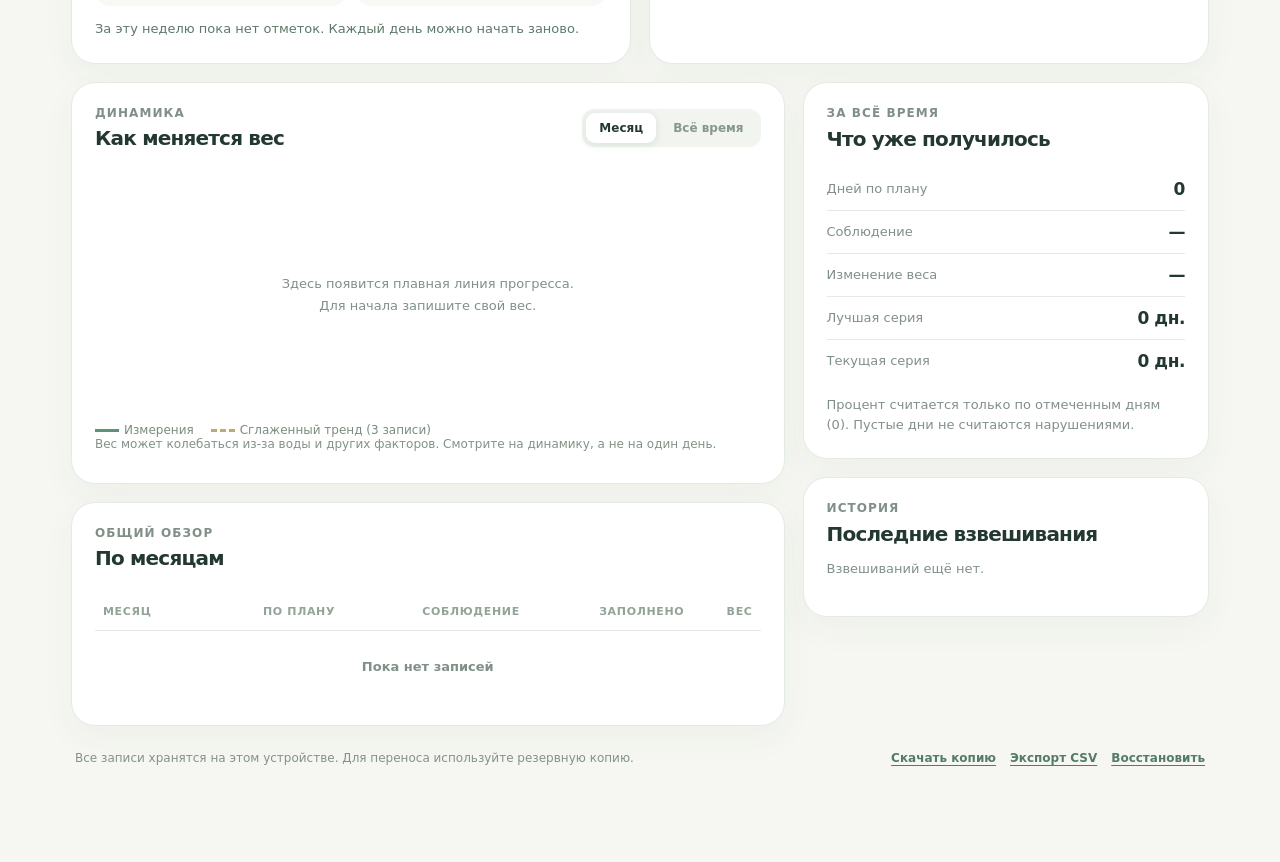
<file: weight-calendar/index.html>
<!doctype html>
<html lang="ru">
<head>
  <meta charset="utf-8">
  <meta name="viewport" content="width=device-width, initial-scale=1, viewport-fit=cover">
  <meta name="theme-color" content="#f6f7f2">
  <meta name="mobile-web-app-capable" content="yes">
  <meta name="description" content="Спокойный календарь питания и динамики веса. Все записи остаются на вашем устройстве.">
  <title>Тихий прогресс 2.0 — календарь питания и веса</title>
  <link rel="icon" href="./icon-192.png?v=4" type="image/png" sizes="192x192">
  <link rel="icon" href="./icon.svg?v=4" type="image/svg+xml" sizes="any">
  <link rel="apple-touch-icon" href="./icon-192.png?v=4">
  <link rel="manifest" href="./manifest.webmanifest?v=4">
  <style>
    :root{--bg:#f6f7f2;--paper:#fff;--ink:#243832;--muted:#809087;--line:#e5ebe4;--sage:#537b65;--sage2:#e5f0e7;--green:#2e6650;--rose:#b57f75;--rosebg:#f8ece9;--gold:#e8ce97;--shadow:0 12px 35px rgba(39,60,49,.045);font-family:ui-sans-serif,system-ui,-apple-system,"Segoe UI",Roboto,Arial,sans-serif;color:var(--ink);font-synthesis:none}
    *{box-sizing:border-box}html{scroll-behavior:smooth}body{margin:0;background:radial-gradient(ellipse at 100% 0%,#edf3e8 0,transparent 40%),var(--bg);min-height:100vh}button,input{font:inherit}button{cursor:pointer}button:focus-visible,input:focus-visible{outline:3px solid #9fb9a9;outline-offset:3px}button:disabled{cursor:not-allowed;opacity:.45}.app{max-width:1190px;margin:auto;padding:32px 26px 72px}.top{display:flex;justify-content:space-between;align-items:center;gap:16px;margin-bottom:30px}.brand{display:flex;align-items:center;gap:14px}.brandmark{height:45px;width:45px;border-radius:16px;background:var(--sage);display:grid;place-items:center;box-shadow:0 5px 12px #587b6440}.brandmark svg{width:25px;height:25px}.eyebrow{font-size:12px;font-weight:750;letter-spacing:.16em;text-transform:uppercase;color:var(--sage)}.brand-title{font-size:20px;font-weight:740;letter-spacing:-.045em}.top-actions{display:flex;gap:10px}.btn{border:1px solid var(--line);border-radius:13px;background:var(--paper);padding:11px 14px;color:var(--ink);font-weight:650;box-shadow:0 2px 8px #283d3210}.btn:hover{border-color:#bccdc0}.btn.primary{color:#fff;background:var(--sage);border-color:var(--sage)}.btn.primary:hover{background:#416b56}.btn.soft{background:var(--sage2);color:var(--green);border-color:transparent}.btn.danger{color:#9b635d}.btn.icon-only{padding:9px 12px;font-size:22px;line-height:1}.intro{display:flex;justify-content:space-between;align-items:flex-end;gap:24px;margin-bottom:22px}.intro h1{font-size:clamp(29px,4vw,44px);letter-spacing:-.06em;line-height:1.16;margin:7px 0 9px;font-weight:760}.intro p{margin:0;color:#73857a;font-size:15px;line-height:1.55}.today-pill{flex-shrink:0;border-radius:999px;background:#edf2ea;color:#56735c;padding:10px 16px;font-size:13px;font-weight:680}.stats{display:grid;grid-template-columns:repeat(4,minmax(0,1fr));gap:13px;margin-bottom:19px}.stat{background:var(--paper);border:1px solid var(--line);padding:19px 20px;border-radius:20px;box-shadow:var(--shadow);min-height:119px}.stat .k{color:var(--muted);font-size:13px;font-weight:650}.stat .v{font-weight:740;font-size:clamp(24px,2.7vw,33px);letter-spacing:-.045em;margin-top:8px;line-height:1.17;white-space:nowrap}.stat .foot{font-size:12px;color:var(--muted);margin-top:7px}.stat .v.positive{color:var(--sage)}.main{display:grid;grid-template-columns:minmax(0,1.58fr) minmax(310px,.9fr);gap:18px;align-items:start}.panel{border:1px solid var(--line);background:var(--paper);border-radius:24px;padding:23px;box-shadow:var(--shadow)}.panel+.panel{margin-top:18px}.panel-header{display:flex;align-items:center;justify-content:space-between;gap:12px;margin-bottom:23px}.panel h2{font-size:20px;letter-spacing:-.04em;margin:0}.muted{color:var(--muted)}.month-switch{display:flex;gap:7px;align-items:center}.month-switch span{font-size:14px;font-weight:720;min-width:150px;text-align:center}.month-switch .btn{padding:6px 10px;box-shadow:none}.weekheads,.days{display:grid;grid-template-columns:repeat(7,minmax(0,1fr));gap:7px}.weekheads{margin-bottom:8px}.weekheads div{text-align:center;color:#a0aaa1;font-size:12px;font-weight:720;padding:6px 0}.weekheads div:nth-child(n+6){color:#a88e79}.day{aspect-ratio:1/1;min-height:62px;border:1px solid #edf0ec;background:#fbfcf9;border-radius:15px;display:flex;flex-direction:column;justify-content:space-between;align-items:flex-start;padding:9px 10px;text-align:left;transition:background .15s,border .15s,transform .15s;color:var(--ink)}.day:hover:not(:disabled){background:#f0f6ef;transform:translateY(-1px)}.day.outside{background:transparent;border-color:transparent;pointer-events:none}.day.future{background:#f8f9f6;border-style:dashed;color:#b6c2b9}.day.selected{border:2px solid var(--sage);padding:8px 9px;background:#f4f8f2}.day.today .num{background:var(--ink);color:#fff;border-radius:50%;height:25px;width:25px;display:grid;place-items:center;margin:-4px -4px 0}.num{font-size:13px;font-weight:760;line-height:24px}.stamp{font-size:13px;line-height:1;border-radius:999px;height:23px;width:23px;display:grid;place-items:center}.stamp.yes{background:#dcece0;color:#307154}.stamp.no{background:var(--rosebg);color:#a86d61}.stamp.weight{align-self:flex-end;background:#eef0df;color:#667358;font-size:10px;font-weight:800;width:auto;padding:0 7px;height:19px;margin-top:auto}.marks{display:flex;align-items:flex-end;justify-content:space-between;width:100%;gap:3px}.legend{display:flex;gap:16px;flex-wrap:wrap;margin:17px 0 0;color:var(--muted);font-size:12px;align-items:center}.dot{display:inline-block;width:10px;height:10px;border-radius:50%;vertical-align:middle;margin-right:6px;background:#dcece0;border:1px solid #9bc1a7}.dot.no{background:#f5e2dd;border-color:#dab2a9}.dot.weight{background:#e8eacb;border-color:#bcc69d}.side-stack{display:grid;gap:18px}.selected-title{margin:3px 0 10px;font-size:21px;letter-spacing:-.04em}.tiny-label{color:var(--muted);font-weight:690;font-size:12px;letter-spacing:.09em;text-transform:uppercase}.helper{font-size:13px;line-height:1.55;color:var(--muted)}.choice{display:grid;grid-template-columns:1fr 1fr;gap:10px;margin:17px 0 10px}.choice button{min-height:51px;border-radius:14px;background:#f7f9f6;border:1px solid var(--line);font-weight:690;color:#61766a}.choice button.active.yes{background:#e4f1e7;border-color:#80ab90;color:#226347}.choice button.active.no{background:var(--rosebg);border-color:#d8a79c;color:#9a5c52}.choice button:hover{border-color:#7e9e8c}.clear-link{border:0;background:none;color:var(--muted);font-size:12px;text-decoration:underline;text-underline-offset:3px;padding:5px 0}.mini-divider{height:1px;background:var(--line);margin:19px 0}.weight-line{display:flex;gap:8px;align-items:center}.weight-line input,.setting-input{width:100%;min-width:0;padding:13px 14px;border-radius:13px;border:1px solid #d8e4db;background:#fbfcfa;color:var(--ink);font-size:16px}.weight-line .btn{white-space:nowrap}.weight-status{margin-top:10px;min-height:20px;font-size:12px;color:var(--muted)}.goalwrap{background:#edf4ec;border:1px solid #e1ebe0;border-radius:18px;padding:19px}.goal-top{display:flex;justify-content:space-between;align-items:baseline;gap:8px}.goal-top strong{font-size:18px;letter-spacing:-.03em}.progress{background:#d2dfd0;border-radius:20px;overflow:hidden;height:9px;margin:14px 0 11px}.progress>div{height:100%;background:var(--sage);border-radius:20px;transition:width .3s}.goalwrap .helper{color:#718778}.quote{margin:22px 0 0;font-size:14px;line-height:1.65;color:#668173;font-style:italic}.below{display:grid;grid-template-columns:minmax(0,1.58fr) minmax(310px,.9fr);gap:18px;margin-top:18px;align-items:start}.seg{display:flex;gap:4px;background:#f1f4ef;padding:4px;border-radius:12px}.seg button{border:0;background:transparent;color:#85988b;padding:8px 13px;border-radius:9px;font-size:12px;font-weight:720}.seg button[aria-pressed=true]{background:#fff;box-shadow:0 2px 8px #1d42301b;color:var(--ink)}.chartbox{min-height:245px;display:grid;place-items:center}.chartbox svg{width:100%;height:auto;overflow:visible;max-height:280px}.empty{color:var(--muted);font-size:13px;text-align:center;line-height:1.7;padding:38px 5px}.history{width:100%;border-collapse:collapse;text-align:left;font-size:13px}.history th{font-size:11px;letter-spacing:.04em;text-transform:uppercase;color:#99a79b;font-weight:750;padding:12px 0;border-bottom:1px solid var(--line)}.history td{padding:12px 0;border-bottom:1px solid #eef1ed}.history td:last-child,.history th:last-child{text-align:right}.history td:nth-child(2){font-weight:740}.tag{display:inline-block;color:#568169;background:#e8f1e7;border-radius:8px;padding:4px 7px;font-size:12px;font-weight:740}.tag.neg{background:#f5eae7;color:#ae746c}.subhead{font-weight:740;font-size:14px;letter-spacing:-.02em;margin:0 0 12px}.months{margin-top:18px}.months table{width:100%;border-collapse:collapse;font-size:13px}.months th{text-align:left;padding:12px 8px;color:#93a397;font-size:11px;text-transform:uppercase;letter-spacing:.06em}.months td{border-top:1px solid var(--line);padding:13px 8px}.months td:first-child{font-weight:720}.months td:not(:first-child),.months th:not(:first-child){text-align:right}.bar{background:#ecf1ec;border-radius:8px;height:6px;width:65px;display:inline-block;margin-left:8px;overflow:hidden;vertical-align:middle}.bar>span{display:block;height:100%;background:#78a48b;border-radius:8px}.footer{display:flex;align-items:center;justify-content:space-between;gap:16px;flex-wrap:wrap;padding:25px 4px;color:#839287;font-size:12px}.footer .links{display:flex;gap:14px}.text-btn{background:none;border:0;padding:0;color:#537b65;font-weight:700;text-decoration:underline;text-underline-offset:3px;font-size:12px}.banner{display:none;padding:12px 15px;border-radius:12px;margin-bottom:14px;background:#fff2e6;color:#8a6045;font-size:13px}.banner.show{display:block}dialog{border:1px solid var(--line);box-shadow:0 18px 80px #19352735;border-radius:23px;padding:25px;width:min(440px,calc(100vw - 32px));color:var(--ink)}dialog::backdrop{background:#1e332b8c;backdrop-filter:blur(3px)}dialog h2{margin:0 0 8px;letter-spacing:-.04em}dialog p{color:var(--muted);line-height:1.55;font-size:13px}dialog label{display:block;margin:16px 0 7px;font-size:13px;font-weight:750}dialog menu{display:flex;gap:8px;padding:0;margin:23px 0 0;justify-content:flex-end}input[type=file]{display:none} .sr-only{position:absolute;width:1px;height:1px;padding:0;margin:-1px;overflow:hidden;clip:rect(0,0,0,0);white-space:nowrap;border:0}
    @media(max-width:850px){.app{padding:22px 16px 55px}.main,.below{grid-template-columns:1fr}.stats{grid-template-columns:repeat(2,minmax(0,1fr))}.side-stack{grid-template-columns:1fr 1fr}.side-stack>.panel{grid-column:1}.side-stack .goalwrap{grid-column:2;grid-row:1}.side-stack .quote{grid-column:1/-1;margin:0 0 4px}.top{margin-bottom:23px}}
    @media(max-width:520px){.app{padding:18px 12px 42px}.brandmark{width:39px;height:39px;border-radius:13px}.brand-title{font-size:17px}.brand{gap:10px}.eyebrow{font-size:9px}.top-actions .btn{padding:9px 10px;font-size:12px}.intro{display:block}.intro h1{font-size:32px}.today-pill{display:inline-block;margin-top:15px}.stats{gap:9px}.stat{border-radius:16px;padding:14px;min-height:108px}.stat .v{font-size:25px}.stat .k{font-size:12px}.panel{padding:16px 12px;border-radius:19px}.panel-header{margin-bottom:16px}.panel h2{font-size:18px}.month-switch span{min-width:112px;font-size:12px}.month-switch{gap:2px}.month-switch .btn{padding:6px 8px}.weekheads,.days{gap:4px}.day{min-height:0;padding:5px;border-radius:11px}.day.selected{padding:4px}.day.today .num{height:22px;width:22px;margin:-2px;line-height:22px}.num{font-size:12px;line-height:20px}.stamp{height:19px;width:19px;font-size:12px}.stamp.weight{height:15px;font-size:9px;padding:0 4px}.legend{gap:10px;font-size:11px}.side-stack{grid-template-columns:1fr}.side-stack>.panel,.side-stack .goalwrap,.side-stack .quote{grid-column:1;grid-row:auto}.choice button{min-height:45px}.months td,.months th{padding:12px 4px;font-size:11px}.bar{width:30px;margin-left:4px}}
    @media(max-width:350px){.top{gap:6px}.brand{gap:7px}.brandmark{width:35px;height:35px}.brand-title{font-size:15px}.top-actions .btn{padding:8px 7px;font-size:11px}}

    /* Тихий прогресс 2.0 */
    .below>div,.below .panel,.below .side-stack,.main>div,.main>.panel,.insights>.panel{min-width:0}
    .below .panel-header{flex-wrap:wrap}.section-nav{max-width:100%}
    .overview{display:grid;grid-template-columns:1.1fr .9fr;gap:16px;margin-bottom:16px}
    .overview .panel{margin:0}.hero-weight{background:linear-gradient(135deg,#ffffff 10%,#edf5eb 100%);position:relative;overflow:hidden}
    .hero-weight:after{content:"";position:absolute;right:-35px;bottom:-55px;width:180px;height:180px;border:28px solid #c7dfc955;border-radius:50%;pointer-events:none}
    .hero-top{display:flex;justify-content:space-between;gap:12px;align-items:center}.hero-top .tiny-label{color:#5e8069}
    .hero-number{font-size:clamp(36px,5.5vw,58px);letter-spacing:-.065em;line-height:1.2;font-weight:780;margin:9px 0 2px;font-variant-numeric:tabular-nums}
    .hero-trend{font-size:13px;color:#537b65;min-height:24px}.hero-summary{max-width:410px;z-index:1;position:relative}
    .hero-progress{height:10px;border-radius:20px;background:#d6e4d4;overflow:hidden;margin-top:18px}
    .hero-progress>span{display:block;height:100%;background:#60866a;border-radius:20px;transition:width .3s}
    .hero-progress-label{color:#758a79;font-size:12px;margin-top:8px;display:flex;justify-content:space-between;gap:12px}
    .quick h2{margin:8px 0 3px;font-size:24px}.quick .helper{margin:0}.quick .choice{margin:16px 0 7px}
    .quick-choice button{min-height:61px;font-size:15px}.quick-choice button:first-child{background:#e9f4e9;color:#366e4f}
    .quick-choice button:nth-child(2){background:#faf5f3;color:#996f68}
    .quick-feedback{min-height:21px;font-size:12px;color:#68836f;margin:8px 0 0;display:flex;align-items:center;gap:8px;flex-wrap:wrap}
    .quick-feedback button{font-size:12px;color:#537b65;background:transparent;border:0;text-decoration:underline;padding:3px}
    .section-nav{display:flex;gap:7px;overflow-x:auto;scrollbar-width:none;padding:3px 0 15px}
    .section-nav a{white-space:nowrap;color:#657e6b;background:#eaf0e7;text-decoration:none;border:1px solid #e3ece3;border-radius:999px;padding:9px 15px;font-weight:700;font-size:13px}
    .section-nav a:hover,.section-nav a:focus-visible{background:#dcebdc;color:#2e6650}
    .insights{display:grid;grid-template-columns:1fr 1fr;gap:18px;margin-top:18px}
    .week-controls{display:flex;align-items:center;gap:7px}.week-controls button{padding:5px 10px}.week-title{font-size:13px;color:#657f70;margin:8px 0 14px}
    .week-stats{display:grid;grid-template-columns:1fr 1fr;gap:9px}.week-stat{background:#f6f9f4;border-radius:15px;padding:15px}
    .week-stat .number{font-size:27px;font-weight:780;letter-spacing:-.04em}.week-stat .caption{font-size:12px;color:#789083;margin-top:2px}
    .week-summary{font-size:13px;line-height:1.6;color:#5c7969;margin:13px 0 0}
    .milestones{display:flex;flex-wrap:wrap;gap:8px;margin-top:16px}.milestone{border:1px solid #e4ebe2;border-radius:13px;padding:11px 13px;background:#f9faf7;display:flex;align-items:center;gap:7px;font-size:13px;font-weight:720}
    .milestone.done{color:#326d4f;background:#e7f3e9;border-color:#cfe3d1}.milestone.next{color:#456852;background:#f1f6e9;border-color:#a9cbb0}
    .chart-note{margin:0 0 9px;font-size:12px;color:#819386}.chart-legend{display:flex;gap:17px;flex-wrap:wrap;font-size:12px;color:#788d7d;margin-top:5px}
    .line-key{display:inline-block;width:24px;height:0;border-top:3px solid #5c9277;vertical-align:middle;margin-right:5px}.line-key.trend{border-color:#bbad70;border-top-style:dashed}
    .all-time-extra{display:flex;justify-content:space-between;border-top:1px solid var(--line);padding:12px 0;font-size:13px;color:#728c7c}
    .stats{scroll-margin-top:12px}.main,.below,.insights{scroll-margin-top:14px}
    @media(max-width:780px){.overview,.insights{grid-template-columns:1fr}.hero-number{font-size:46px}}
    @media(max-width:520px){.overview{gap:12px;margin-bottom:11px}.overview .panel{padding:18px}.hero-number{font-size:43px}.quick h2{font-size:20px}.quick-choice button{font-size:13px;min-height:56px}.section-nav{padding-bottom:12px}.insights{gap:12px}.week-stats{gap:7px}.week-stat{padding:12px}.week-stat .number{font-size:23px}}
    @media(prefers-reduced-motion:reduce){*,*:before,*:after{scroll-behavior:auto!important;transition:none!important}}
  </style>
</head>
<body>
<div class="app">
  <header class="top">
    <div class="brand"><div class="brandmark" aria-hidden="true"><svg viewBox="0 0 32 32" fill="none"><path d="M5 23.5c8-1.8 8-13 15-15.5 4.6-1.5 7.4 2 7 6-1 7-11 9-22 9.5Z" fill="#dfece1"/><path d="M10 22c6-4 9-7 13-12" stroke="#537b65" stroke-width="2" stroke-linecap="round"/></svg></div><div><div class="eyebrow">День за днём</div><div class="brand-title">Тихий прогресс</div></div></div>
    <div class="top-actions"><button id="todayBtn" class="btn soft" type="button">Сегодня</button><button id="settingsBtn" class="btn" type="button" aria-label="Настройки">⚙ Настройки</button></div>
  </header>
  <main>
    <div class="intro"><div><div class="eyebrow">Ваш личный дневник</div><h1>Маленькие шаги.<br>Устойчивый результат.</h1><p>Отмечайте привычку каждый день. Вес записывайте раз в неделю.<br>Без гонки за идеальными цифрами.</p></div><div id="datePill" class="today-pill"></div></div>
    <div id="storageBanner" class="banner" role="alert">Не удалось сохранить данные в браузере. Проверьте настройки хранилища и выгрузите резервную копию.</div>
    <section class="overview" id="overview" aria-label="Быстрый обзор">
      <section class="panel hero-weight" aria-label="Текущий вес и прогресс">
        <div class="hero-summary"><div class="hero-top"><div class="tiny-label">Ваш путь</div><span class="eyebrow">Без спешки</span></div>
          <div class="hero-number" id="heroWeight">—</div><div class="hero-trend" id="heroTrend">Добавьте первое взвешивание</div>
          <div class="hero-progress" aria-hidden="true"><span id="heroProgress" style="width:0%"></span></div>
          <div class="hero-progress-label"><span id="heroProgressText">Ваш результат будет здесь</span><span id="heroGoal">Цель не задана</span></div>
        </div>
      </section>
      <section class="panel quick" aria-label="Быстрая отметка за сегодня"><div class="tiny-label">Быстрая отметка · сегодня</div>
        <h2>Как прошёл день?</h2><p class="helper" id="quickHint">Одна отметка — уже полезная привычка.</p>
        <div class="choice quick-choice"><button type="button" id="quickYes" aria-pressed="false">✓ По плану</button><button type="button" id="quickNo" aria-pressed="false">Не по плану</button></div>
        <div class="quick-feedback" role="status"><span id="quickFeedback">День ещё не отмечен.</span><button id="quickUndo" type="button" hidden>Отменить</button></div>
      </section>
    </section>
    <nav class="section-nav" aria-label="Разделы приложения"><a href="#calendarPanel">Календарь</a><a href="#analyticsPanel">Аналитика</a><a href="#weekPanel">Обзор недели</a><a href="#historyPanel">История</a></nav>
    <section class="stats" aria-label="Статистика текущего месяца">
      <div class="stat"><div class="k">Соблюдение за месяц</div><div class="v positive" id="mRate">—</div><div class="foot" id="mRateDesc">Нет отметок</div></div>
      <div class="stat"><div class="k">Заполненность месяца</div><div class="v" id="mCoverage">—</div><div class="foot" id="mCoverageDesc">Нет отметок</div></div>
      <div class="stat"><div class="k">Изменение веса за месяц</div><div class="v" id="mWeight">—</div><div class="foot" id="mWeightDesc">Нужны взвешивания</div></div>
      <div class="stat"><div class="k">Последний вес</div><div class="v" id="lastWeight">—</div><div class="foot" id="lastWeightDesc">Пока нет записи</div></div>
    </section>
    <section class="main" id="calendarPanel">
      <div class="panel" aria-label="Календарь питания"><div class="panel-header"><h2>Календарь</h2><div class="month-switch"><button id="prevMonth" type="button" class="btn icon-only" aria-label="Предыдущий месяц">‹</button><span id="monthTitle"></span><button id="nextMonth" type="button" class="btn icon-only" aria-label="Следующий месяц">›</button></div></div>
        <div class="weekheads" aria-hidden="true"><div>Пн</div><div>Вт</div><div>Ср</div><div>Чт</div><div>Пт</div><div>Сб</div><div>Вс</div></div><div id="days" class="days"></div>
        <div class="legend"><span><i class="dot"></i>По плану</span><span><i class="dot no"></i>Не получилось</span><span><i class="dot weight"></i>Взвешивание</span></div>
      </div>
      <div class="side-stack">
        <section class="panel" aria-label="Записи на выбранную дату"><div class="tiny-label">Запись на день</div><h2 id="selectedTitle" class="selected-title"></h2><div id="selectedHint" class="helper"></div><div class="choice"><button type="button" data-status="yes" id="yesBtn">✓ По плану</button><button type="button" data-status="no" id="noBtn">✕ Не получилось</button></div><button type="button" class="clear-link" id="clearBtn">Убрать отметку дня</button><div class="mini-divider"></div><div class="tiny-label">Вес в этот день</div><div class="helper" style="margin:8px 0 12px">Достаточно одного взвешивания в неделю, желательно в похожих условиях.</div><div class="weight-line"><label class="sr-only" for="weightInput">Вес, кг</label><input type="number" id="weightInput" min="20" max="400" step="0.1" inputmode="decimal" placeholder="Например, 94.5"><button class="btn primary" id="saveWeight" type="button">Записать</button></div><div id="weightStatus" class="weight-status" role="status"></div><button type="button" class="clear-link" id="deleteWeight" hidden>Удалить взвешивание</button></section>
        <section class="goalwrap" id="goalBox"></section>
        <p class="quote" id="quote">«Не обязательно быть безупречным. Достаточно возвращаться к выбранному направлению.»</p>
      </div>
    </section>
    <section class="insights" aria-label="Недельный обзор и цели">
      <section class="panel" id="weekPanel"><div class="panel-header"><div><div class="tiny-label">Каждая неделя важна</div><h2 style="margin-top:6px">Ваш недельный обзор</h2></div><div class="week-controls"><button type="button" class="btn icon-only" id="weekPrev" aria-label="Предыдущая неделя">‹</button><button type="button" class="btn icon-only" id="weekNext" aria-label="Следующая неделя">›</button></div></div>
        <div class="week-title" id="weekTitle"></div><div class="week-stats"><div class="week-stat"><div class="number" id="weekRate">—</div><div class="caption">Соблюдение</div></div><div class="week-stat"><div class="number" id="weekCoverage">—</div><div class="caption">Заполненность</div></div></div><p class="week-summary" id="weekSummary"></p>
      </section>
      <section class="panel" id="milestonePanel"><div class="tiny-label">Маленькими шагами</div><h2 style="margin:7px 0 10px">Промежуточные цели</h2><p class="helper" id="milestoneHint">Отмечаем не идеальные дни, а пройденный путь.</p><div class="milestones" id="milestoneList"></div></section>
    </section>
    <section class="below" id="analyticsPanel">
      <div><section class="panel"><div class="panel-header"><div><div class="tiny-label" style="margin-bottom:6px">Динамика</div><h2>Как меняется вес</h2></div><div class="seg" role="group" aria-label="Период графика"><button type="button" id="chartMonth" aria-pressed="true">Месяц</button><button type="button" id="chartAll" aria-pressed="false">Всё время</button></div></div><div id="chartBox" class="chartbox"></div><div class="chart-legend"><span><i class="line-key"></i>Измерения</span><span><i class="line-key trend"></i>Сглаженный тренд (3 записи)</span></div><p class="chart-note">Вес может колебаться из-за воды и других факторов. Смотрите на динамику, а не на один день.</p></section>
      <section class="panel months"><div class="panel-header"><div><div class="tiny-label" style="margin-bottom:6px">Общий обзор</div><h2>По месяцам</h2></div></div><div style="overflow-x:auto"><table><thead><tr><th>Месяц</th><th>По плану</th><th>Соблюдение</th><th>Заполнено</th><th>Вес</th></tr></thead><tbody id="monthRows"></tbody></table></div></section></div>
      <div class="side-stack" style="display:block"><section class="panel"><div class="tiny-label">За всё время</div><h2 style="margin:7px 0 17px">Что уже получилось</h2><div id="allStats"></div></section><section class="panel" id="historyPanel"><div class="tiny-label">История</div><h2 style="margin:7px 0 11px">Последние взвешивания</h2><div id="historyBox"></div></section></div>
    </section>
  </main>
  <footer class="footer"><div>Все записи хранятся на этом устройстве. Для переноса используйте резервную копию.</div><div class="links"><button type="button" class="text-btn" id="exportBtn">Скачать копию</button><button type="button" class="text-btn" id="csvBtn">Экспорт CSV</button><button type="button" class="text-btn" id="importBtn">Восстановить</button><input id="importFile" type="file" accept=".json,application/json"></div></footer>
</div>
<dialog id="settingsDialog" aria-labelledby="settingsTitle"><form id="settingsForm"><h2 id="settingsTitle">Ваша цель</h2><p>Цель можно изменить в любой момент. Приложение посчитает путь от первого записанного веса до последнего.</p><label for="goalInput">Желаемый вес, кг</label><input id="goalInput" class="setting-input" type="number" min="20" max="400" step="0.1" inputmode="decimal" placeholder="Например, 80"><p>Поле можно оставить пустым. Это не влияет на календарь и статистику.</p><menu><button type="button" class="btn" id="cancelSettings">Отмена</button><button type="submit" class="btn primary">Сохранить</button></menu></form></dialog>
<script>
(()=>{'use strict';
  const KEY='quiet-progress-v1';
  const $=s=>document.querySelector(s);
  const fmtDate=new Intl.DateTimeFormat('ru-RU',{day:'numeric',month:'long',year:'numeric'});
  const fmtMonth=new Intl.DateTimeFormat('ru-RU',{month:'long',year:'numeric'});
  const fmtShort=new Intl.DateTimeFormat('ru-RU',{day:'numeric',month:'short'});
  const num=n=>new Intl.NumberFormat('ru-RU',{maximumFractionDigits:1}).format(n);
  const pad=n=>String(n).padStart(2,'0');
  const iso=d=>`${d.getFullYear()}-${pad(d.getMonth()+1)}-${pad(d.getDate())}`;
  const parse=s=>{const [y,m,d]=s.split('-').map(Number);return new Date(y,m-1,d)};
  const validDate=s=>{if(!/^\d{4}-\d\d-\d\d$/.test(s))return false;const d=parse(s);return d.getFullYear()>=2000&&d.getFullYear()<=2100&&iso(d)===s};
  const today=()=>iso(new Date());
  function clean(raw){const data={version:1,target:null,entries:{},weights:{}};if(!raw||typeof raw!=='object')return data;
    const target=Number(raw.target);if(raw.target!==null&&raw.target!==''&&Number.isFinite(target)&&target>=20&&target<=400)data.target=target;
    if(raw.entries&&typeof raw.entries==='object')for(const [k,v] of Object.entries(raw.entries)){if(validDate(k)&&(v==='yes'||v==='no')&&k<=today())data.entries[k]=v}
    if(raw.weights&&typeof raw.weights==='object')for(const [k,v] of Object.entries(raw.weights)){if(validDate(k)&&k<=today()&&typeof v==='number'&&Number.isFinite(v)&&v>=20&&v<=400)data.weights[k]=Math.round(v*10)/10}
    return data;
  }
  let data;try{data=clean(JSON.parse(localStorage.getItem(KEY)||'{}'))}catch{data=clean({})}
  let selected=today(),cursor=new Date(new Date().getFullYear(),new Date().getMonth(),1),chartScope='month',weekOffset=0,undoQuick=null;
  function persist(){try{localStorage.setItem(KEY,JSON.stringify(data));$('#storageBanner').classList.remove('show');return true}catch{$('#storageBanner').classList.add('show');return false}}
  const entries=()=>Object.entries(data.entries).sort((a,b)=>a[0].localeCompare(b[0]));
  const weights=()=>Object.entries(data.weights).sort((a,b)=>a[0].localeCompare(b[0]));
  const monthKey=()=>iso(cursor).slice(0,7);
  const monthEntries=key=>entries().filter(([d])=>d.startsWith(key));
  const monthWeights=key=>weights().filter(([d])=>d.startsWith(key));
  function score(list){const yes=list.filter(([,v])=>v==='yes').length;return {yes,no:list.length-yes,total:list.length,rate:list.length?Math.round(100*yes/list.length):null}}
  function weightDelta(key){const ws=weights(),within=ws.filter(([d])=>d.startsWith(key));if(!within.length)return null;
    const prior=ws.filter(([d])=>d<key+'-01');const start=prior.length?prior.at(-1)[1]:within.length>=2?within[0][1]:null;
    return start===null?null:Math.round((within.at(-1)[1]-start)*10)/10;
  }
  const signed=n=>n===null?'—':`${n>0?'+':n<0?'−':''}${num(Math.abs(n))} кг`;
  function streaks(){const all=entries();let best=0,current=0,prev=null;for(const [day,status]of all){const consecutive=prev&&Math.round((parse(day)-parse(prev))/86400000)===1;current=status==='yes'?(consecutive?current+1:1):0;best=Math.max(best,current);prev=day}let active=0;let day=parse(today());if(data.entries[today()]!=='yes')day.setDate(day.getDate()-1);while(data.entries[iso(day)]==='yes'){active++;day.setDate(day.getDate()-1)}return {best,active}}
  const stat=(id,value)=>{$(id).textContent=value};
  function renderCalendar(){const key=monthKey(),month=cursor.getMonth(),year=cursor.getFullYear();stat('#monthTitle',fmtMonth.format(cursor));$('#nextMonth').disabled=iso(cursor).slice(0,7)>=today().slice(0,7);
    const offset=(new Date(year,month,1).getDay()+6)%7;const daysInMonth=new Date(year,month+1,0).getDate();const count=Math.ceil((offset+daysInMonth)/7)*7;
    const markup=[];for(let i=0;i<count;i++){const day=i-offset+1;if(day<1||day>daysInMonth){markup.push('<div class="day outside" aria-hidden="true"></div>');continue}const k=iso(new Date(year,month,day)),v=data.entries[k],w=data.weights[k],future=k>today();const classes=['day',future?'future':'',k===today()?'today':'',k===selected?'selected':''].join(' ');
      markup.push(`<button class="${classes}" type="button" data-date="${k}" ${future?'disabled':''} aria-label="${fmtDate.format(parse(k))}${v=== 'yes'?', по плану':v==='no'?', не получилось':''}${w?', вес '+num(w)+' кг':''}" aria-pressed="${k===selected}"><span class="num">${day}</span><span class="marks">${v?`<span class="stamp ${v}" aria-hidden="true">${v==='yes'?'✓':'×'}</span>`:'<span></span>'}${w?'<span class="stamp weight" aria-hidden="true">кг</span>':''}</span></button>`)
    }$('#days').innerHTML=markup.join('');
  }
  function renderDay(){const d=parse(selected),isFuture=selected>today(),v=data.entries[selected],w=data.weights[selected];stat('#selectedTitle',fmtDate.format(d));stat('#selectedHint',isFuture?'Будущий день пока нельзя отметить.':selected===today()?'Как прошёл ваш день?':'Отметьте, как прошёл этот день.');
    for(const k of ['yes','no']){const b=$('#'+k+'Btn');b.className=v===k?'active '+k:'';b.setAttribute('aria-pressed',String(v===k));b.disabled=isFuture}
    $('#clearBtn').disabled=isFuture||!v;$('#weightInput').disabled=isFuture;$('#weightInput').value=w??'';$('#saveWeight').disabled=isFuture;$('#deleteWeight').hidden=w===undefined;$('#weightStatus').textContent=w===undefined?'В этот день вес ещё не записан.':'Записано: '+num(w)+' кг';
  }
  function monthElapsed(key){const [year,month]=key.split('-').map(Number),days=new Date(year,month,0).getDate(),cur=today().slice(0,7);return key===cur?new Date().getDate():key<cur?days:0}
  function coverage(key){const possible=monthElapsed(key),marked=monthEntries(key).length;return {marked,possible,percent:possible?Math.round(marked/possible*100):null}}
  const addDays=(date,days)=>{const d=parse(date);d.setDate(d.getDate()+days);return iso(d)};
  function fourWeekDelta(){const w=weights();if(w.length<2)return null;const last=w.at(-1),end=parse(last[0]).getTime(),anchor=end-28*86400000;
    const eligible=w.slice(0,-1).filter(([date])=>{const gap=(end-parse(date).getTime())/86400000;return gap>=21&&gap<=35});
    if(!eligible.length)return null;const ref=eligible.reduce((best,item)=>Math.abs(parse(item[0]).getTime()-anchor)<Math.abs(parse(best[0]).getTime()-anchor)?item:best);
    return {delta:Math.round((last[1]-ref[1])*10)/10,from:ref[0],to:last[0]};
  }
  function progressInfo(){const w=weights();if(!w.length||data.target===null)return null;const first=w[0][1],last=w.at(-1)[1],goal=data.target;
    const percent=first===goal?(last===goal?100:0):Math.max(0,Math.min(100,Math.round((last-first)/(goal-first)*100)));
    return {first,last,goal,percent,remaining:Math.abs(last-goal)};
  }
  function renderHero(){const w=weights(),progress=progressInfo(),tr=fourWeekDelta();
    stat('#heroWeight',w.length?num(w.at(-1)[1])+' кг':'— кг');
    if(tr){stat('#heroTrend',(tr.delta<0?'↓ ':tr.delta>0?'↑ ':'→ ')+signed(tr.delta)+' за '+Math.round((parse(tr.to)-parse(tr.from))/86400000)+' дней');}
    else stat('#heroTrend',w.length>=2?'Для тренда за 4 недели нужны измерения с интервалом 21–35 дней.':w.length?'Добавляйте вес примерно раз в неделю.':'Начните с первого взвешивания.');
    $('#heroProgress').style.width=progress?progress.percent+'%':'0%';
    stat('#heroProgressText',progress?progress.percent+'% пути от первого измерения':w.length?'Задайте желаемый вес в настройках':'Запишите первый вес и укажите цель');
    stat('#heroGoal',progress?'Цель: '+num(progress.goal)+' кг':data.target!==null?'Цель: '+num(data.target)+' кг':'Цель не задана');
  }
  function renderQuick(){const value=data.entries[today()];$('#quickYes').className=value==='yes'?'active yes':'';$('#quickNo').className=value==='no'?'active no':'';
    $('#quickYes').setAttribute('aria-pressed',String(value==='yes'));$('#quickNo').setAttribute('aria-pressed',String(value==='no'));
    stat('#quickHint','Отметка за '+fmtDate.format(parse(today())));
    stat('#quickFeedback',value==='yes'?'Сегодня по плану. Хорошая работа!':value==='no'?'Отмечено без осуждения. Завтра — новый день.':'День ещё не отмечен.');
    $('#quickUndo').hidden=!(undoQuick&&undoQuick.day===today()&&value===undoQuick.value);
  }
  function mondayFor(offset){const d=parse(today());d.setDate(d.getDate()-((d.getDay()+6)%7)+offset*7);return iso(d)}
  function weekInfo(offset){const start=mondayFor(offset),end=addDays(start,6),limit=end>today()?today():end;
    const list=entries().filter(([date])=>date>=start&&date<=limit),possible=Math.max(0,Math.min(7,Math.round((parse(limit)-parse(start))/86400000)+1));
    return {...score(list),possible,start,end,limit};
  }
  function renderWeek(){const current=weekInfo(weekOffset),prior=weekInfo(weekOffset-1),pct=current.possible?Math.round(current.total/current.possible*100):null;
    stat('#weekTitle',fmtShort.format(parse(current.start))+' — '+fmtShort.format(parse(current.end)));stat('#weekRate',current.rate===null?'—':current.rate+'%');
    stat('#weekCoverage',pct===null?'—':pct+'%');$('#weekNext').disabled=weekOffset>=0;
    let summary=current.total?`По плану: ${current.yes} из ${current.total} отмеченных дней. Заполнено ${current.total} из ${current.possible}.`:'За эту неделю пока нет отметок.';
    if(current.total&&prior.total){const change=current.rate-prior.rate;summary+=' Относительно предыдущей недели: '+(change===0?'без изменения':(change>0?'+':'')+change+' п. п.')+'.'}
    if(weekOffset===0)summary+=' Каждый день можно начать заново.';
    stat('#weekSummary',summary);
  }
  function renderMilestones(){const w=weights(),goal=data.target,el=$('#milestoneList');if(!w.length||goal===null){el.replaceChildren();stat('#milestoneHint',!w.length?'Сначала добавьте взвешивание.':'Задайте цель в настройках, чтобы появились этапы.');return}
    const first=w[0][1],last=w.at(-1)[1];if(first===goal){el.innerHTML='<span class="helper">Первая запись уже совпадает с целью.</span>';stat('#milestoneHint','Для новой цели откройте настройки.');return}
    const down=first>goal,step=5,levels=[];let mark=down?Math.floor((first-.0001)/step)*step:Math.ceil((first+.0001)/step)*step;
    for(let i=0;i<80&&(down?mark>goal:mark<goal);i++,mark+=down?-step:step)levels.push(mark);
    levels.push(goal);const limited=levels.slice(0,15),next=limited.find(m=>down?last>m:last<m);
    el.innerHTML=limited.map(m=>{const done=down?last<=m:last>=m,active=m===next;return `<div class="milestone ${done?'done':active?'next':''}">${done?'✓ ':active?'◌ ':''}${num(m)} кг</div>`}).join('');
    stat('#milestoneHint',levels.length>15?'Показаны ближайшие 15 этапов.':next===undefined?'Цель достигнута. Можно выбрать новый ориентир.':'Следующий ориентир: '+num(next)+' кг.');
  }
  function renderStats(){const key=monthKey(),sc=score(monthEntries(key)),delta=weightDelta(key),ws=weights();stat('#mRate',sc.rate===null?'—':sc.rate+'%');stat('#mRateDesc',sc.total?`${sc.yes} из ${sc.total} отмеченных дней`:'Отметок пока нет');const cov=coverage(key);stat('#mCoverage',cov.percent===null?'—':cov.percent+'%');stat('#mCoverageDesc',`${cov.marked} из ${cov.possible} дней · по плану ${sc.yes}`);stat('#mWeight',signed(delta));stat('#mWeightDesc',monthWeights(key).length?`Взвешиваний: ${monthWeights(key).length}`:'Нет взвешиваний');stat('#lastWeight',ws.length?num(ws.at(-1)[1])+' кг':'—');stat('#lastWeightDesc',ws.length?fmtShort.format(parse(ws.at(-1)[0])):'Пока нет записи');
    const all=score(entries()),st=streaks(),total=ws.length>=2?Math.round((ws.at(-1)[1]-ws[0][1])*10)/10:null;
    const info=[['Дней по плану',String(all.yes)],['Соблюдение',all.rate===null?'—':all.rate+'%'],['Изменение веса',signed(total)],['Лучшая серия',st.best+' дн.'],['Текущая серия',st.active+' дн.']];
    $('#allStats').innerHTML=info.map(([k,v],i)=>`<div style="display:flex;justify-content:space-between;align-items:center;gap:10px;padding:11px 0;${i?'border-top:1px solid var(--line)':''}"><span class="helper">${k}</span><strong style="font-size:17px;letter-spacing:-.025em">${v}</strong></div>`).join('')+`<p class="helper" style="margin-bottom:0">Процент считается только по отмеченным дням (${all.total}). Пустые дни не считаются нарушениями.</p>`;
  }
  function renderGoal(){const ws=weights(),target=data.target;let html='';if(target===null){html=`<div class="goal-top"><span class="tiny-label">Ваша цель</span></div><p style="margin:10px 0 12px;font-size:18px;font-weight:720">Свой темп — это нормально.</p><button class="btn soft" id="setGoal" type="button">Указать целевой вес</button>`}
    else if(!ws.length){html=`<div class="goal-top"><span class="tiny-label">Ваша цель</span><strong>${num(target)} кг</strong></div><p class="helper">Добавьте первое взвешивание, чтобы увидеть прогресс.</p>`}
    else{const first=ws[0][1],last=ws.at(-1)[1],distance=Math.abs(first-target),covered=Math.abs(first-last);const percent=distance===0?(last===target?100:0):Math.max(0,Math.min(100,Math.round(((last-first)/(target-first))*100)));const remaining=Math.abs(last-target);html=`<div class="goal-top"><span class="tiny-label">Путь к цели</span><strong>${num(target)} кг</strong></div><div class="progress" role="progressbar" aria-valuenow="${percent}" aria-valuemin="0" aria-valuemax="100" aria-label="Прогресс к цели"><div style="width:${percent}%"></div></div><div class="goal-top"><span class="helper">${percent}% пути</span><span class="helper">До цели: ${num(remaining)} кг</span></div><div class="helper" style="margin-top:9px">От ${num(first)} кг · сейчас ${num(last)} кг</div>`}
    $('#goalBox').innerHTML=html;
  }
  function renderChart(){const items=chartScope==='month'?monthWeights(monthKey()):weights();$('#chartMonth').setAttribute('aria-pressed',String(chartScope==='month'));$('#chartAll').setAttribute('aria-pressed',String(chartScope==='all'));
    if(!items.length){$('#chartBox').innerHTML='<div class="empty">Здесь появится плавная линия прогресса.<br>Для начала запишите свой вес.</div>';return}
    const vals=items.map(([,w])=>w),min=Math.min(...vals),max=Math.max(...vals),padding=Math.max(1,(max-min)*.25),lo=min-padding,hi=max+padding;
    const W=640,H=250,L=52,R=18,T=24,B=39,iw=W-L-R,ih=H-T-B;
    const dates=items.map(([d])=>parse(d).getTime()),start=Math.min(...dates),end=Math.max(...dates);
    const x=t=>start===end?L+iw/2:L+(t-start)/(end-start)*iw;
    const y=v=>T+(hi-v)/(hi-lo)*ih;
    const coords=items.map(([,w],i)=>[x(dates[i]),y(w)]),path=coords.map(([a,b],i)=>`${i?'L':'M'}${a.toFixed(1)} ${b.toFixed(1)}`).join(' ');
    let grid='';for(let i=0;i<=4;i++){let gy=T+i*ih/4,level=hi-i*(hi-lo)/4;grid+=`<line x1="${L}" x2="${W-R}" y1="${gy}" y2="${gy}" stroke="#e8ede7" stroke-dasharray="3 5"/><text x="${L-9}" y="${gy+4}" fill="#93a69a" font-size="12" text-anchor="end">${num(Math.round(level*10)/10)}</text>`}
    let xLabels='';for(const idx of [...new Set([0,Math.floor((items.length-1)/2),items.length-1])]){xLabels+=`<text x="${x(dates[idx])}" y="${H-9}" text-anchor="middle" fill="#96a79c" font-size="12">${fmtShort.format(parse(items[idx][0]))}</text>`}
    let dots=coords.map(([px,py],i)=>`<circle cx="${px}" cy="${py}" r="${items.length>20?3.5:5}" fill="#54816b" stroke="white" stroke-width="2"><title>${fmtDate.format(parse(items[i][0]))}: ${num(items[i][1])} кг</title></circle>`).join('');
    const trendCoords=coords.map((point,i)=>i>=2?[point[0],y(Math.round(((vals[i]+vals[i-1]+vals[i-2])/3)*100)/100)]:null).filter(Boolean);
    const trendPath=trendCoords.map(([tx,ty],i)=>`${i?'L':'M'}${tx.toFixed(1)} ${ty.toFixed(1)}`).join(' ');
    const area=coords.length>1?`<path d="${path} L${coords.at(-1)[0]} ${T+ih} L${coords[0][0]} ${T+ih} Z" fill="#dbeade" opacity=".55"/>`:'';
    $('#chartBox').innerHTML=`<svg viewBox="0 0 ${W} ${H}" role="img" aria-label="График веса за ${chartScope==='month'?'выбранный месяц':'всё время'}, измерений: ${items.length}">${grid}${area}${coords.length>1?`<path d="${path}" stroke="#5c9277" stroke-width="3.5" stroke-linecap="round" stroke-linejoin="round" fill="none"/>`:''}${trendCoords.length>=2?`<path d="${trendPath}" fill="none" stroke="#bbad70" stroke-width="3" stroke-dasharray="8 5" stroke-linecap="round"/>`:''}${dots}${xLabels}</svg>`;
  }
  function renderHistory(){const ws=weights();if(!ws.length){$('#historyBox').innerHTML='<p class="helper">Взвешиваний ещё нет.</p>';return}let html='<table class="history"><thead><tr><th>Дата</th><th>Вес</th><th>Изменение</th></tr></thead><tbody>';for(let i=ws.length-1;i>=Math.max(0,ws.length-6);i--){let diff=i>0?Math.round((ws[i][1]-ws[i-1][1])*10)/10:null;html+=`<tr><td>${fmtShort.format(parse(ws[i][0]))}</td><td>${num(ws[i][1])} кг</td><td>${diff===null?'—':`<span class="tag ${diff>0?'neg':''}">${signed(diff)}</span>`}</td></tr>`}$('#historyBox').innerHTML=html+'</tbody></table>'}
  function renderMonths(){const keys=[...new Set([...Object.keys(data.entries),...Object.keys(data.weights)].map(x=>x.slice(0,7)))].sort().reverse();if(!keys.length){$('#monthRows').innerHTML='<tr><td colspan="5" class="muted" style="text-align:center;padding:28px">Пока нет записей</td></tr>';return}
    $('#monthRows').innerHTML=keys.map(key=>{const s=score(monthEntries(key)),d=weightDelta(key),c=coverage(key),date=parse(key+'-01');return `<tr><td>${fmtMonth.format(date)}</td><td>${s.yes} / ${s.total}</td><td>${s.rate===null?'—':`${s.rate}% <span class="bar"><span style="width:${s.rate}%"></span></span>`}</td><td>${c.marked} / ${c.possible}</td><td>${signed(d)}</td></tr>`}).join('');
  }
  function render(){stat('#datePill',fmtDate.format(new Date()));renderHero();renderQuick();renderCalendar();renderDay();renderStats();renderGoal();renderWeek();renderMilestones();renderChart();renderHistory();renderMonths()}
  function selectDate(day){selected=day;renderCalendar();renderDay()}
  function quickMark(status){const day=today(),previous=data.entries[day]??null;undoQuick={day,previous,value:status};data.entries[day]=status;persist();render()}
  $('#quickYes').addEventListener('click',()=>quickMark('yes'));
  $('#quickNo').addEventListener('click',()=>quickMark('no'));
  $('#quickUndo').addEventListener('click',()=>{if(!undoQuick||undoQuick.day!==today()||data.entries[today()]!==undoQuick.value)return;
    if(undoQuick.previous===null)delete data.entries[today()];else data.entries[today()]=undoQuick.previous;undoQuick=null;persist();render()});
  $('#weekPrev').addEventListener('click',()=>{weekOffset--;renderWeek()});
  $('#weekNext').addEventListener('click',()=>{if(weekOffset<0){weekOffset++;renderWeek()}});
  $('#days').addEventListener('click',e=>{const b=e.target.closest('button[data-date]');if(b&&!b.disabled)selectDate(b.dataset.date)});
  function selectWithinMonth(){const last=iso(new Date(cursor.getFullYear(),cursor.getMonth()+1,0));selected=last<today()?last:today()}
  $('#prevMonth').addEventListener('click',()=>{cursor=new Date(cursor.getFullYear(),cursor.getMonth()-1,1);selectWithinMonth();render()});
  $('#nextMonth').addEventListener('click',()=>{if(monthKey()<today().slice(0,7)){cursor=new Date(cursor.getFullYear(),cursor.getMonth()+1,1);selectWithinMonth();render()}});
  $('#todayBtn').addEventListener('click',()=>{selected=today();cursor=new Date(new Date().getFullYear(),new Date().getMonth(),1);render()});
  document.querySelectorAll('[data-status]').forEach(b=>b.addEventListener('click',()=>{if(selected>today())return;data.entries[selected]=b.dataset.status;if(selected===today())undoQuick=null;persist();render()}));
  $('#clearBtn').addEventListener('click',()=>{delete data.entries[selected];if(selected===today())undoQuick=null;persist();render()});
  $('#saveWeight').addEventListener('click',()=>{if(selected>today())return;const input=$('#weightInput'),raw=input.value.trim().replace(',','.');const n=Number(raw);if(!raw||!Number.isFinite(n)||n<20||n>400){$('#weightStatus').textContent='Введите вес от 20 до 400 кг.';input.focus();return}data.weights[selected]=Math.round(n*10)/10;persist();render();$('#weightStatus').textContent='Вес сохранён.'});
  $('#weightInput').addEventListener('keydown',e=>{if(e.key==='Enter')$('#saveWeight').click()});
  $('#deleteWeight').addEventListener('click',()=>{if(confirm('Удалить взвешивание за '+fmtDate.format(parse(selected))+'?')){delete data.weights[selected];persist();render()}});
  $('#chartMonth').addEventListener('click',()=>{chartScope='month';renderChart()});$('#chartAll').addEventListener('click',()=>{chartScope='all';renderChart()});
  const settings=$('#settingsDialog');function openSettings(){$('#goalInput').value=data.target??'';settings.showModal()};$('#settingsBtn').addEventListener('click',openSettings);$('#goalBox').addEventListener('click',e=>{if(e.target.closest('#setGoal'))openSettings()});$('#cancelSettings').addEventListener('click',()=>settings.close());
  $('#settingsForm').addEventListener('submit',e=>{e.preventDefault();const raw=$('#goalInput').value.trim().replace(',','.');const n=Number(raw);if(raw&&(!Number.isFinite(n)||n<20||n>400)){$('#goalInput').setCustomValidity('Введите вес от 20 до 400 кг');$('#goalInput').reportValidity();return}$('#goalInput').setCustomValidity('');data.target=raw?Math.round(n*10)/10:null;persist();settings.close();render()});
  $('#exportBtn').addEventListener('click',()=>{const blob=new Blob([JSON.stringify({...data,exportedAt:new Date().toISOString()},null,2)],{type:'application/json'});const url=URL.createObjectURL(blob),a=document.createElement('a');a.href=url;a.download='tihiy-progress-'+today()+'.json';document.body.appendChild(a);a.click();a.remove();setTimeout(()=>URL.revokeObjectURL(url),1500)});
  $('#csvBtn').addEventListener('click',()=>{const dates=[...new Set([...Object.keys(data.entries),...Object.keys(data.weights)])].sort();const rows=[['Дата','Соблюдение плана','Вес (кг)']];
    for(const day of dates)rows.push([day,data.entries[day]==='yes'?'Да':data.entries[day]==='no'?'Нет':'',data.weights[day]===undefined?'':String(data.weights[day]).replace('.',',')]);
    const csv='\uFEFF'+rows.map(row=>row.map(v=>'"'+String(v).replaceAll('"','""')+'"').join(';')).join('\r\n');
    const blob=new Blob([csv],{type:'text/csv;charset=utf-8'}),url=URL.createObjectURL(blob),a=document.createElement('a');a.href=url;a.download='tihiy-progress-'+today()+'.csv';document.body.appendChild(a);a.click();a.remove();setTimeout(()=>URL.revokeObjectURL(url),1500)});
  $('#importBtn').addEventListener('click',()=>$('#importFile').click());$('#importFile').addEventListener('change',async e=>{const file=e.target.files?.[0];e.target.value='';if(!file)return;try{if(file.size>2e6)throw Error('Файл слишком большой');const obj=JSON.parse(await file.text());if(!obj||obj.version!==1||!obj.entries||!obj.weights||typeof obj.entries!=='object'||typeof obj.weights!=='object'||Array.isArray(obj.entries)||Array.isArray(obj.weights))throw Error('Неверный формат резервной копии');const next=clean(obj);if(!confirm(`Заменить текущие записи данными из «${file.name}»? Это действие нельзя отменить без резервной копии.`))return;data=next;persist();selected=today();cursor=new Date(new Date().getFullYear(),new Date().getMonth(),1);render();alert('Записи восстановлены.')}catch(err){alert('Не удалось восстановить: '+err.message)}});
  render();if('serviceWorker'in navigator&&location.protocol.startsWith('http'))window.addEventListener('load',()=>navigator.serviceWorker.register('./sw.js').catch(()=>{}));
})();
</script>
</body>
</html>
</file>
<file: dnd-companion/css/app.css>
:root{color-scheme:light;--bg:#f5f3eb;--paper:#fffef9;--ink:#202e29;--muted:#5d6d65;--line:#d5ded2;--green:#1f5546;--pale:#e9efdf;--gold:#a4772b;--danger:#ad3930;--shadow:0 12px 36px #1a342a0d;font:15px/1.5 system-ui,-apple-system,BlinkMacSystemFont,'Segoe UI',sans-serif}*{box-sizing:border-box}body{margin:0;background:var(--bg);color:var(--ink)}[data-theme=dark]{color-scheme:dark;--bg:#141e1b;--paper:#1f2c27;--ink:#f1f0e5;--muted:#b4c1b6;--line:#3c4b40;--green:#9ed5b9;--pale:#2e4436;--gold:#e2b867;--danger:#ffa193;--shadow:none}@media(prefers-color-scheme:dark){[data-theme=system]{color-scheme:dark;--bg:#141e1b;--paper:#1f2c27;--ink:#f1f0e5;--muted:#b4c1b6;--line:#3c4b40;--green:#9ed5b9;--pale:#2e4436;--gold:#e2b867;--danger:#ffa193;--shadow:none}}button,input,select,textarea{font:inherit;color:inherit}button{cursor:pointer;min-height:44px;border:1px solid var(--line);border-radius:12px;background:var(--paper);padding:9px 14px;font-weight:600;transition:background .15s}button:hover{background:var(--pale)}button:active{transform:translateY(1px)}button.primary{background:var(--green);color:var(--paper);border-color:var(--green)}button.danger{color:var(--danger)}button.icon{padding:6px 12px}button:disabled{opacity:.5;cursor:default}a{color:var(--green)}:focus-visible{outline:3px solid var(--gold);outline-offset:3px}input:not([type=checkbox]),select,textarea{width:100%;min-width:0;min-height:44px;border:1px solid var(--line);border-radius:10px;background:var(--paper);padding:9px 11px}input[type=checkbox]{width:20px;height:20px;accent-color:var(--green)}textarea{resize:vertical;min-height:90px}label{display:grid;gap:5px;font-size:13px;font-weight:600;color:var(--muted);min-width:0}label.check{display:flex;align-items:center;min-height:44px;color:var(--ink);font-weight:400;gap:9px}h1,h2,h3,p{margin:0}h1{font:600 clamp(28px,4vw,40px)/1.2 Georgia,serif;letter-spacing:-.6px}h2{font-size:19px}h3{font-size:15px}small,.muted{color:var(--muted)}small{font-size:12px}p+p{margin-top:10px}.top{position:sticky;top:0;z-index:10;background:var(--bg);border-bottom:1px solid var(--line)}.top-inner{max-width:1180px;margin:auto;display:flex;align-items:center;gap:12px;padding:12px 20px}.brand{display:flex;align-items:center;gap:10px;margin-right:auto;white-space:nowrap}.brand img{width:35px;height:35px}.brand b{font:700 24px Georgia,serif}.version{font-size:11px;color:var(--muted)}.badge{display:inline-flex;align-items:center;border-radius:30px;padding:4px 9px;background:var(--pale);font-size:12px;color:var(--green);gap:5px}.layout{display:grid;grid-template-columns:175px 1fr;max-width:1180px;margin:0 auto;min-height:90vh}.nav{padding:24px 14px 20px;position:sticky;top:75px;align-self:start;display:grid;gap:6px}.nav button{display:flex;text-align:left;gap:12px;border-color:transparent;background:transparent;color:var(--muted)}.nav button.active{background:var(--pale);color:var(--green)}.nav span{font-size:18px;min-width:20px}main{padding:28px 24px 100px;min-width:0}.hero{display:flex;align-items:flex-end;justify-content:space-between;gap:15px;margin-bottom:24px}.eyebrow{text-transform:uppercase;font-size:11px;letter-spacing:2px;color:var(--green);font-weight:700;margin-bottom:8px}.subtitle{margin-top:8px;color:var(--muted)}.row{display:flex;align-items:center;gap:8px;flex-wrap:wrap}.between{justify-content:space-between}.stack{display:grid;gap:14px}.grid{display:grid;grid-template-columns:repeat(2,minmax(0,1fr));gap:16px}.grid.three{grid-template-columns:repeat(3,minmax(0,1fr))}.card{background:var(--paper);border:1px solid var(--line);border-radius:18px;padding:20px;box-shadow:var(--shadow);min-width:0;overflow-wrap:anywhere}.card h2,.card h3{margin-bottom:12px}.card.accent{background:var(--green);color:var(--paper);border-color:var(--green)}.card.accent small{color:inherit;opacity:.8}.card.accent button{background:transparent;border-color:currentColor;color:inherit}.card.accent button:hover{opacity:.8}.hp-number{font:600 62px/1 Georgia,serif;letter-spacing:-2px;margin:14px 0}.hp-number span{font:400 23px system-ui;opacity:.65}.meter{height:6px;background:#ffffff30;border-radius:9px;margin:15px 0 20px;overflow:hidden}.meter i{height:100%;display:block;background:#d7e4a4;max-width:100%}.stats{display:grid;grid-template-columns:repeat(4,minmax(0,1fr));gap:10px}.stat{text-align:center;background:var(--paper);border:1px solid var(--line);border-radius:14px;padding:14px 5px;min-width:0}.stat b{display:block;font:600 30px Georgia,serif}.stat small{display:block;font-size:11px}.stat button{border:0;padding:0;background:transparent;min-height:24px;font-size:11px}.abilities{display:grid;grid-template-columns:repeat(6,minmax(0,1fr));gap:8px}.abilities button{padding:12px 3px;text-align:center}.abilities b{display:block;font-size:24px}.abilities small{display:block}.list{display:grid;gap:0}.item{display:flex;align-items:center;gap:10px;padding:12px 0;border-bottom:1px solid var(--line);min-width:0}.item:last-child{border:0}.item>div:first-child{flex:1;min-width:0}.item strong{display:block}.item p{font-size:13px;color:var(--muted)}.item .row{justify-content:flex-end}.item button{padding:7px 10px}.quickbar{display:grid;grid-template-columns:repeat(4,minmax(0,1fr));gap:8px}.quickbar button{min-width:0;padding:10px 5px;font-size:12px}.quickbar button span{display:block;font-size:18px;margin-bottom:4px}.section-head{display:flex;align-items:center;justify-content:space-between;gap:12px;margin:25px 0 12px}.section-head h2{font-family:Georgia,serif;font-size:24px}.notice{padding:12px 15px;background:var(--pale);border-radius:12px;font-size:13px;color:var(--green)}.warning{border-left:3px solid var(--gold);padding-left:12px;font-size:13px}.empty{text-align:center;padding:60px 15px;color:var(--muted)}.empty h2{font:30px Georgia,serif;color:var(--ink);margin:10px}.empty button{margin-top:20px}.filters{display:grid;grid-template-columns:2fr repeat(3,minmax(0,1fr));gap:8px;margin-bottom:14px}.filters input{grid-column:span 2}.chipbar{display:flex;gap:7px;flex-wrap:wrap}.chipbar button{min-height:36px;font-size:12px;padding:5px 11px}.chipbar .selected{background:var(--pale);border-color:var(--green);color:var(--green)}.history{font-size:13px}.history time{font-size:11px;color:var(--muted)}.portrait{width:56px;height:56px;object-fit:cover;border-radius:50%;border:1px solid var(--line)}.spell-name{font-weight:700}.spell-flags{font-size:11px;color:var(--green)}.prose{font-size:14px;line-height:1.65;white-space:pre-wrap;overflow-wrap:anywhere}.prose p{margin-bottom:12px}.form-grid{display:grid;grid-template-columns:repeat(2,minmax(0,1fr));gap:12px}.form-grid .full{grid-column:1/-1}.check-grid{display:grid;grid-template-columns:repeat(2,minmax(0,1fr));gap:4px 10px}.form-section{padding-top:18px;margin-top:18px;border-top:1px solid var(--line)}.form-section h3{margin-bottom:10px}.error{color:var(--danger);font-size:13px;padding:12px 0;white-space:pre-wrap}.mono{font-family:ui-monospace,monospace;font-size:12px}dialog{border:1px solid var(--line);border-radius:22px;background:var(--paper);color:var(--ink);width:min(680px,calc(100% - 24px));max-height:90dvh;padding:0;box-shadow:0 24px 100px #0006}dialog::backdrop{background:#10271ed0;backdrop-filter:blur(3px)}.dialog-head{position:sticky;top:0;background:var(--paper);z-index:2;padding:17px 22px;border-bottom:1px solid var(--line);display:flex;gap:12px;align-items:center}.dialog-head h2{flex:1;font:25px Georgia,serif}.dialog-body{padding:20px 22px}.dialog-foot{display:flex;justify-content:flex-end;gap:10px;padding:16px 22px;border-top:1px solid var(--line);position:sticky;bottom:0;background:var(--paper);z-index:2}.dialog-body details{margin:14px 0}summary{cursor:pointer;min-height:44px;display:flex;align-items:center;font-weight:600}#toast{position:fixed;left:50%;transform:translateX(-50%);bottom:25px;max-width:calc(100% - 30px);width:max-content;background:var(--ink);color:var(--paper);padding:12px 20px;border-radius:14px;box-shadow:var(--shadow);z-index:100;display:none;white-space:pre-wrap}#toast.show{display:block}.loading{padding:30px}.footnote{font-size:11px;color:var(--muted);margin-top:30px}.table-scroll{overflow:auto}table{border-collapse:collapse;width:100%;font-size:13px}th,td{text-align:left;padding:8px;border-bottom:1px solid var(--line)}@media(max-width:850px){.layout{display:block}.nav{position:fixed;top:auto;bottom:0;left:0;right:0;z-index:20;display:grid;grid-template-columns:repeat(6,1fr);padding:7px 4px calc(7px + env(safe-area-inset-bottom));background:var(--paper);border-top:1px solid var(--line);gap:1px}.nav button{display:flex;flex-direction:column;align-items:center;justify-content:center;gap:2px;font-size:10px;padding:5px 2px;min-height:49px;border-radius:10px}.nav span{font-size:19px;line-height:1.3}.nav .desktop-only{display:none}main{padding:23px 18px 110px}.top-inner{padding:10px 18px}.version{display:none}#toast{bottom:90px}}@media(max-width:540px){.grid,.grid.three{grid-template-columns:1fr}.hero{align-items:flex-start}.hero h1{font-size:30px}.hero .row button{font-size:12px;padding:8px 10px}.card{padding:16px;border-radius:16px}.abilities{grid-template-columns:repeat(3,minmax(0,1fr))}.filters{grid-template-columns:repeat(2,minmax(0,1fr))}.filters input{grid-column:1/-1}.stats{gap:6px}.stat b{font-size:26px}.top-inner{gap:6px}.brand b{font-size:23px}.brand img{width:29px;height:29px}.top button{font-size:12px;padding:8px 10px}.badge.network{display:none}.form-grid{gap:10px}.check-grid{grid-template-columns:1fr}.item{flex-wrap:wrap}.item>.row{margin-left:auto}.quickbar{gap:5px}.quickbar button{font-size:11px}.dialog-head,.dialog-body,.dialog-foot{padding-left:16px;padding-right:16px}dialog{width:100%;max-height:94dvh;max-width:100%;margin:auto 0 0;border-radius:22px 22px 0 0}.card.accent .row button{flex:1}.hp-number{font-size:58px}main{padding-left:12px;padding-right:12px}.section-head h2{font-size:22px}}@media(prefers-reduced-motion:reduce){*{transition:none!important;scroll-behavior:auto!important}}
.hero{flex-wrap:wrap}.hero>div{min-width:0}.low-hp{outline:3px solid var(--danger)}
</file>
<file: dnd5e2014/css/app.css>
:root{color-scheme:dark;--bg:#111318;--panel:#1a1e26;--panel2:#232936;--text:#f4f1ea;--muted:#aeb5c0;--accent:#c16f4e;--accent2:#e2a47c;--danger:#e36c6c;--good:#6fbe86;--line:#343b49;--shadow:0 10px 30px rgba(0,0,0,.25);font-family:system-ui,-apple-system,BlinkMacSystemFont,"Segoe UI",sans-serif}
*{box-sizing:border-box}body{margin:0;background:var(--bg);color:var(--text);min-width:320px}.app-shell{max-width:760px;margin:auto;min-height:100dvh;padding-bottom:88px}.topbar{position:sticky;top:0;z-index:10;background:rgba(17,19,24,.94);backdrop-filter:blur(14px);padding:14px 16px;border-bottom:1px solid var(--line);display:flex;align-items:center;justify-content:space-between}.topbar h1{font-size:18px;margin:0}.content{padding:16px}.card{background:var(--panel);border:1px solid var(--line);border-radius:18px;padding:16px;margin-bottom:14px;box-shadow:var(--shadow)}.hero{background:linear-gradient(145deg,#2c211e,#1a1e26)}.row{display:flex;gap:10px;align-items:center}.between{justify-content:space-between}.grid2{display:grid;grid-template-columns:1fr 1fr;gap:10px}.grid3{display:grid;grid-template-columns:repeat(3,1fr);gap:10px}.stat{background:var(--panel2);border-radius:14px;padding:12px;text-align:center}.stat .big{font-size:27px;font-weight:800}.stat small,.muted{color:var(--muted)}button,.btn{appearance:none;border:0;border-radius:14px;padding:12px 14px;font:inherit;font-weight:700;background:var(--panel2);color:var(--text);min-height:46px;cursor:pointer}button.primary{background:var(--accent);color:white}button.danger{background:#5a292e;color:#ffdadd}button.ghost{background:transparent;border:1px solid var(--line)}button:disabled{opacity:.45}.wide{width:100%}.compact{min-height:38px;padding:8px 10px;font-size:13px}.bottomnav{position:fixed;left:50%;transform:translateX(-50%);bottom:0;width:min(760px,100%);display:grid;grid-template-columns:repeat(4,1fr);gap:4px;background:rgba(17,19,24,.97);border-top:1px solid var(--line);padding:8px max(8px,env(safe-area-inset-right)) calc(8px + env(safe-area-inset-bottom)) max(8px,env(safe-area-inset-left));z-index:20}.bottomnav button{font-size:12px;padding:8px 4px;min-height:52px;background:transparent}.bottomnav button.active{background:var(--panel2);color:var(--accent2)}label{display:block;font-size:13px;color:var(--muted);margin:12px 0 6px}input,select{width:100%;background:var(--panel2);border:1px solid var(--line);color:var(--text);border-radius:12px;padding:12px;font:inherit;min-height:46px}.ability-grid{display:grid;grid-template-columns:repeat(3,1fr);gap:8px}.ability{background:var(--panel2);border-radius:14px;padding:10px;text-align:center}.ability .score{font-size:22px;font-weight:800}.ability .mod{font-size:14px;color:var(--accent2)}.skillrow,.attackrow,.logrow{display:flex;justify-content:space-between;gap:10px;padding:11px 0;border-bottom:1px solid var(--line)}.skillrow:last-child,.attackrow:last-child,.logrow:last-child{border-bottom:0}.pill{display:inline-flex;padding:5px 9px;border-radius:999px;background:var(--panel2);font-size:12px;margin:3px}.pill.bad{background:#562b31}.pill.good{background:#234b31}.hpbar{height:9px;background:#3d2630;border-radius:99px;overflow:hidden;margin-top:8px}.hpbar>div{height:100%;background:var(--good)}.section-title{font-size:13px;text-transform:uppercase;letter-spacing:.12em;color:var(--muted);margin:22px 4px 10px}.sheet-actions{display:grid;grid-template-columns:1fr 1fr;gap:8px}.modalback{position:fixed;inset:0;background:rgba(0,0,0,.6);z-index:50;display:flex;align-items:flex-end;justify-content:center}.modal{background:var(--panel);width:min(760px,100%);border-radius:22px 22px 0 0;padding:18px;max-height:88dvh;overflow:auto;border:1px solid var(--line)}.modal h2{margin-top:0}.dice-result{font-size:34px;font-weight:900;text-align:center;margin:16px 0}.toast{position:fixed;left:50%;bottom:92px;transform:translateX(-50%) translateY(20px);background:#2c3442;color:white;padding:11px 16px;border-radius:99px;opacity:0;pointer-events:none;transition:.2s;z-index:100;max-width:90%;text-align:center}.toast.show{opacity:1;transform:translateX(-50%) translateY(0)}.character-card h2{margin:0 0 4px}.tiny{font-size:12px}.error{color:#ffaaaa}.notice{border-left:4px solid var(--accent);padding-left:12px}.checkboxes{display:grid;grid-template-columns:1fr 1fr;gap:8px}.check{display:flex;gap:8px;align-items:center;background:var(--panel2);padding:10px;border-radius:12px}.check input{width:auto;min-height:auto}.empty{text-align:center;padding:40px 16px;color:var(--muted)}
@media (min-width:600px){.ability-grid{grid-template-columns:repeat(6,1fr)}.sheet-actions{grid-template-columns:repeat(4,1fr)}}
@media (prefers-color-scheme:light){:root{color-scheme:light;--bg:#f5f1ea;--panel:#fff;--panel2:#eee8de;--text:#242321;--muted:#69655f;--accent:#8c4a37;--accent2:#8c4a37;--line:#d8d0c5;--shadow:0 8px 24px rgba(70,50,30,.08)}.topbar,.bottomnav{background:rgba(245,241,234,.95)}}
.status-line{margin-top:12px;padding:10px 12px;border-radius:12px;text-align:center;font-weight:800;letter-spacing:.05em;background:rgba(255,255,255,.08)}
.low-hp{outline:1px solid rgba(227,108,108,.45)}.zero-hp,.dead{outline:2px solid var(--danger)}.death-card{border:1px solid rgba(227,108,108,.55)}.death-row{display:flex;justify-content:space-between;align-items:center;padding:10px 0;border-bottom:1px solid var(--line)}.death-row:last-of-type{border-bottom:0}.danger-text{color:var(--danger)}.good-text{color:var(--good)}
.spell-card{padding:13px 0;border-bottom:1px solid var(--line)}
.spell-card:last-child{border-bottom:0}
.spell-card p{margin:8px 0}
.slot-strip{display:flex;flex-wrap:wrap;gap:6px;margin-top:12px}
.spell-choice-list{display:grid;gap:8px;max-height:320px;overflow:auto;margin:8px 0 12px}
.prepared-count{position:sticky;top:0;background:var(--panel);padding:8px 0;z-index:1;color:var(--muted)}
.status-line{margin-top:12px;padding:10px 12px;border-radius:12px;text-align:center;font-weight:800;letter-spacing:.05em;background:rgba(255,255,255,.08)}
.danger-text{color:var(--danger)}.good-text{color:var(--good)}

.review-grid{display:grid;gap:10px;margin-top:12px}.review-grid>div{background:var(--panel2);border-radius:12px;padding:10px}.review-errors{margin-top:10px;display:grid;gap:4px}
@media (min-width:600px){.review-grid{grid-template-columns:1fr 1fr}.review-grid>div:nth-child(3),.review-grid>div:nth-child(5){grid-column:1/-1}}
</file>
<file: reading-atelier/styles.css>
@import url('https://fonts.googleapis.com/css2?family=DM+Sans:wght@400;500;600;700&family=Playfair+Display:ital,wght@0,400;0,500;0,600;0,700;1,500;1,600&display=swap');
:root{--cream:#f4f1e8;--paper:#fffdf8;--ink:#292f2a;--muted:#777b73;--line:#e5e5da;--green:#3c6656;--green-d:#294c3f;--sage:#e6ede3;--orange:#d88f69;--gold:#b6a174;--shadow:0 12px 45px rgba(51,57,45,.045);font-family:'DM Sans',system-ui,-apple-system,sans-serif;color:var(--ink);background:var(--cream);font-synthesis:none}
*{box-sizing:border-box}html{scroll-behavior:smooth}body{margin:0;min-height:100vh}button,input,select,textarea{font:inherit}button{cursor:pointer}button:disabled{cursor:default;opacity:.55}a{color:inherit;text-decoration:none}h1,h2,h3,p{margin-top:0}p{line-height:1.65}h1,h2,h3{font-family:'Playfair Display',Georgia,serif;font-weight:500;letter-spacing:-.035em}h2{font-size:27px;margin-bottom:14px}h3{font-size:21px;margin-bottom:8px}h1 em,h2 em{color:var(--green);font-weight:500}input,textarea,select{outline-color:var(--green)}
.shell{display:flex;min-height:100vh;max-width:1800px;margin:auto}.sidebar{width:245px;min-height:100vh;position:sticky;top:0;align-self:flex-start;flex-shrink:0;background:#e9eee7;padding:37px 21px 24px;display:flex;flex-direction:column;border-right:1px solid rgba(56,84,65,.08)}.brand{display:flex;gap:11px;align-items:center;padding:0 9px 39px}.brand-mark{display:grid;place-items:center;color:var(--green);font-size:44px;line-height:1}.brand strong{display:block;font-family:'Playfair Display',serif;font-size:19px;line-height:1.08;font-weight:600}.brand small{display:block;color:#7b877d;font-size:10px;letter-spacing:.04em;margin-top:4px}.menu{display:grid;gap:6px}.nav-link{padding:13px 15px;display:flex;gap:15px;align-items:center;font-size:14px;color:#64756a;border-radius:11px;font-weight:500;transition:.2s}.nav-link:first-letter{font-size:20px}.nav-link:hover,.nav-link.active{background:#d6e2d5;color:#304e40}.nav-link.active{font-weight:700}.sidebar-bottom{margin-top:auto;padding:24px 13px 9px;border-top:1px solid #d2ddd1;color:#637568;font-size:12px}.sidebar-bottom p{line-height:1.8;margin-bottom:19px}.sidebar-bottom span{color:var(--green);font-size:11px}.maincol{flex:1;min-width:0;display:flex;flex-direction:column}.topbar{height:75px;padding:0 clamp(22px,4.2vw,66px);display:flex;align-items:center;gap:18px;border-bottom:1px solid var(--line);color:#8a8b82;font-size:11px;letter-spacing:.1em;text-transform:uppercase}.topdate{margin-left:auto}.plain-btn{border:none;background:transparent;color:var(--green);font-size:12px;font-weight:700;letter-spacing:0;text-transform:none;padding:8px}main{width:100%;max-width:1200px;margin:0 auto;padding:35px clamp(20px,4.2vw,66px) 62px;flex:1}.page{display:none;animation:enter .22s ease-out}.page.active{display:block}@keyframes enter{from{opacity:.55;transform:translateY(5px)}to{opacity:1;transform:translateY(0)}}.eyebrow{color:#799084;font-size:10px;font-weight:700;letter-spacing:.17em;margin-bottom:16px}.hero{position:relative;background:#e9e6d9;padding:clamp(30px,5.1vw,66px);border-radius:5px;min-height:480px;overflow:hidden}.hero h1{font-size:clamp(54px,6.1vw,94px);line-height:1.02;position:relative;z-index:1;margin:15px 0 24px}.hero p{max-width:465px;font-size:15px;color:#596058;line-height:1.9;position:relative;z-index:1}.hero-actions{display:flex;gap:11px;flex-wrap:wrap;margin-top:30px;position:relative;z-index:1}.hero-decoration{position:absolute;width:340px;height:290px;right:20px;bottom:0;pointer-events:none}.paper{position:absolute;width:200px;height:285px;border-radius:2px 10px 0 0;bottom:-56px;box-shadow:0 -1px 25px #32372e0a}.p1{right:56px;background:#b6c9b8;transform:rotate(-29deg)}.p2{right:23px;background:#f5f3e5;transform:rotate(-10deg)}.p3{right:-40px;background:#45725d;transform:rotate(9deg);color:#e3e8da;display:flex;flex-direction:column;align-items:center;justify-content:center;gap:30px;font-family:Georgia,serif}.p3 span{letter-spacing:.3em;font-style:italic}.p3 b{font-size:74px;font-weight:400}
.btn{border:1px solid transparent;border-radius:5px;padding:13px 22px;font-size:13px;font-weight:700;transition:.2s;display:inline-flex;align-items:center;justify-content:center;gap:16px;white-space:normal;text-align:center}.btn:hover{transform:translateY(-1px)}.btn.primary{background:var(--green);color:white}.btn.primary:hover{background:var(--green-d)}.btn.soft{background:#f5f4eb;color:var(--green);border-color:#e6e7db}.btn.ghost{background:transparent;color:var(--green);border-color:#c9d8cb}.btn.small{padding:10px 15px;font-size:12px}.btn.wide{width:100%}.stats-row{display:grid;grid-template-columns:repeat(4,minmax(0,1fr));gap:13px;margin:20px 0}.stat{border:1px solid var(--line);background:var(--paper);padding:20px 19px;border-radius:5px;min-height:112px}.stat .number{font-family:'Playfair Display',serif;font-size:36px;line-height:1.16}.stat small{display:block;color:var(--muted);font-size:11px;line-height:1.5;margin-top:9px}.two-col{display:grid;grid-template-columns:1fr 1fr;gap:17px;margin:17px 0}.panel{background:var(--paper);border:1px solid var(--line);padding:clamp(20px,2.6vw,31px);border-radius:5px;box-shadow:var(--shadow);min-width:0}.panel h2{line-height:1.15}.panel p{font-size:13px;color:#657065}.panel-head{display:flex;justify-content:space-between;align-items:flex-start;gap:12px}.panel-head .eyebrow{margin-bottom:10px}.tiny-mark{color:var(--gold);font:italic 17px Georgia,serif}.muted{color:var(--muted)!important}.micro{font-size:11px!important;color:#969b91!important;line-height:1.65!important}.leaf{font:35px Georgia;color:#86a48b}.flex-actions{display:flex;align-items:center;gap:10px;flex-wrap:wrap;margin-top:20px}.quote-band{background:var(--green);color:#f6f5ec;padding:32px 44px;text-align:center;font:italic clamp(19px,2.1vw,26px)/1.5 'Playfair Display',serif;margin-top:17px;border-radius:4px}.progress-track{height:7px;border-radius:20px;background:#e8eee7;overflow:hidden;margin:13px 0 10px}.progress-fill{height:100%;background:#72957a;border-radius:20px;min-width:0}.text-line{display:flex;justify-content:space-between;gap:12px;align-items:center;font-size:12px;color:#778477}.reminder{border-top:1px solid var(--line);padding:13px 0}.reminder:first-child{border-top:none}.reminder strong{font-size:13px}.reminder p{margin:5px 0 9px!important;font-size:12px}.reminder button,.link-btn{border:none;padding:2px 0;background:none;color:var(--green);font-weight:700;font-size:12px}.empty{padding:19px 0;color:#979b91;font-size:13px}.page-heading{margin:14px 0 32px}.page-heading h1{font-size:clamp(44px,5vw,68px);line-height:1.13;margin-bottom:17px}.page-heading p{font-size:15px;max-width:670px;color:#777d75}.route-intro{margin-bottom:21px}.route-intro strong{display:block;margin-bottom:17px;font-size:13px}.choice-row{display:flex;gap:9px;flex-wrap:wrap;margin-bottom:15px}.choice,.time-pill{border:1px solid #d6dfd4;color:var(--green);background:#f8faf5;border-radius:20px;font-size:12px;padding:10px 14px}.choice.selected,.time-pill.selected{background:var(--green);color:white;border-color:var(--green)}.route-intro p{margin:5px 0 0}.book-grid{display:grid;grid-template-columns:repeat(2,minmax(0,1fr));gap:17px}.book-card{padding:27px;background:var(--paper);border:1px solid var(--line);border-radius:5px;position:relative;overflow:hidden}.book-card.active-book{border-color:#9db8a0;box-shadow:inset 0 0 0 1px #9db8a0}.book-numeral{font-family:'Playfair Display',serif;font-style:italic;color:var(--orange);font-size:29px;margin-bottom:13px}.book-status{position:absolute;top:22px;right:20px;background:#e6ece3;color:#60816d;font-size:10px;border-radius:15px;padding:6px 10px}.book-card h2{font-size:31px;margin:0 0 5px}.book-author{font-size:12px;color:#869087;margin-bottom:19px}.book-card p{font-size:13px;line-height:1.75;color:#6c786c;min-height:68px}.book-question{background:#f4f4ed;padding:13px 15px;font-size:12px;line-height:1.6;margin:20px 0;color:#4e6455}.book-actions{display:flex;gap:8px;flex-wrap:wrap;align-items:center;margin-top:18px}.book-actions button{font-size:11px}.book-card .subtle-select{margin-left:auto}.subtle-select{font-size:11px;max-width:140px;padding:8px 8px;background:transparent;border:1px solid var(--line);border-radius:4px;color:var(--green)}.book-page-input{margin-top:10px;display:flex;align-items:center;gap:9px;color:#8b938b;font-size:11px}.book-page-input input{width:90px!important;padding:7px!important}.add-book{margin-top:17px}.form-row{display:grid;grid-template-columns:repeat(2,minmax(0,1fr));gap:12px;align-items:end}.add-book .form-row{grid-template-columns:1fr 1fr auto}.stack-form{display:grid;gap:15px}.stack-form label,.form-row label{display:flex;flex-direction:column;gap:7px;font-size:12px;font-weight:700;color:#607066;min-width:0}.stack-form input:not([type=range]),.stack-form textarea,.stack-form select,.form-row input,.form-row select{width:100%;padding:11px 12px;border:1px solid #dce1d9;background:#fbfbf8;color:var(--ink);border-radius:4px;font-size:13px}.stack-form textarea{resize:vertical;min-height:65px;line-height:1.55}.optional{font-weight:400;color:#a0a69b}.form-feedback{color:var(--green);font-size:12px;min-height:15px}.split-head{display:flex;align-items:center;justify-content:space-between;gap:12px;margin-bottom:14px}.split-head h2,.split-head p{margin-bottom:5px}.split-head p{font-size:12px}.week-grid{display:grid;grid-template-columns:repeat(7,minmax(0,1fr));gap:8px}.day-card{border:1px solid #e1e8de;border-radius:4px;padding:12px 8px;background:#fafbf7;min-width:0;text-align:center}.day-card.today{border-color:#8eb296}.day-card .dow{font-size:10px;color:#7c887d}.day-card .day-num{font:25px 'Playfair Display',serif;margin:8px 0}.day-card .day-min{display:block;font-size:10px;color:var(--green);margin-bottom:10px}.day-card .day-done{font-size:10px;color:#66956c;line-height:1.6;min-height:15px}.day-card input{width:100%;border:1px solid #d9e3d7;border-radius:4px;text-align:center;padding:7px 2px;margin:10px 0;background:white;font-size:12px}.week-foot{display:flex;justify-content:space-between;gap:20px;margin-top:16px;font-size:11px;color:#899387}.week-foot span:first-child{font-weight:700;color:var(--green)}.switch-line{display:flex;gap:10px;align-items:flex-start;font-size:12px;color:#66796a;line-height:1.6}.switch-line input{accent-color:var(--green);margin-top:4px}.session-columns{grid-template-columns:.8fr 1.2fr}.timer-card{background:#e7eee5;text-align:center;align-self:start}.timer-card .eyebrow{text-align:left}.timer-display{font:clamp(65px,8vw,99px) 'Playfair Display',serif;letter-spacing:-.055em;margin:55px 0 28px;color:#355543;font-variant-numeric:tabular-nums}.timer-opts{display:flex;justify-content:center;gap:7px;flex-wrap:wrap}.timer-actions{margin:27px 0;display:flex;gap:9px;justify-content:center}.timer-card .muted{font-size:12px!important}.ratings{background:#f4f5ef;padding:16px;border-radius:4px}.ratings .eyebrow{margin:0 0 15px}.rating-row{display:grid;gap:12px}.rating-row label{display:grid;grid-template-columns:120px 15px 1fr;gap:12px;align-items:center;font-size:11px}.rating-row input{accent-color:var(--green);width:100%}.rating-row output{color:var(--green);font-weight:700}.session-row{padding:14px 0;border-top:1px solid var(--line);display:flex;gap:14px;align-items:center}.session-row:first-child{border-top:0}.session-date{color:#a0a99e;min-width:52px;font-size:11px}.session-body{flex:1}.session-body strong{font-size:13px}.session-body p{margin:4px 0!important;font-size:11px}.session-mode{font-size:10px;color:var(--green);background:#edf2eb;padding:6px 9px;border-radius:14px}.delete-btn{background:none;border:none;color:#a0a9a0;font-size:17px;padding:7px}.notes-cols{grid-template-columns:1.2fr .8fr;align-items:start}.notes-cols>.panel,.notes-cols>div>.panel{margin-bottom:16px}.note-card{border-top:1px solid var(--line);padding:16px 0}.note-card:first-child{border-top:0}.note-card strong{font-size:13px}.note-card p{margin:6px 0!important;font-size:12px}.note-card .small-tag{font-size:10px;color:#8b948d}.small-tag{font-size:11px;color:#7f9182}.note-card .note-actions{margin-top:10px;display:flex;gap:18px}.bars{display:grid;grid-template-columns:repeat(7,minmax(0,1fr));gap:9px;align-items:end;height:198px;padding:18px 0 0}.bar-col{display:flex;flex-direction:column;align-items:center;justify-content:flex-end;gap:9px;height:100%;min-width:0}.bar-heights{display:flex;align-items:end;justify-content:center;gap:3px;min-height:145px;width:100%}.bar-read,.bar-audio{width:32%;max-width:22px;border-radius:4px 4px 0 0;min-height:2px}.bar-read{background:#5d8a70}.bar-audio{background:#d5af8b}.bar-col small{font-size:10px;color:#818e83}.legend{display:flex;gap:15px;flex-wrap:wrap;color:#838d81;font-size:11px;margin-top:16px}.dot{width:8px;height:8px;border-radius:100%;display:inline-block;margin-right:5px}.dot.green{background:#5d8a70}.dot.orange{background:#d5af8b}.comp-line{display:grid;grid-template-columns:88px 1fr 30px;gap:10px;align-items:center;margin:13px 0;font-size:12px}.comp-track{height:10px;background:#edf0e9;border-radius:9px;overflow:hidden}.comp-fill{height:100%;border-radius:9px}.comp-title{font-size:12px;font-weight:700;color:#6a786b;margin-top:20px}.review-saved{border-top:1px solid var(--line);padding:14px 0}.review-saved h3{font:600 13px 'DM Sans',sans-serif}.review-saved p{font-size:12px;margin:5px 0}.data-panel{display:flex;align-items:center;justify-content:space-between;gap:18px}.data-panel p{margin:0}.upload-label{cursor:pointer}.posture-icon{font:55px Georgia;color:#b4bfae}.posture p{font-size:14px}.tip{background:#edf1e9;padding:16px 18px;border-left:2px solid #86ad90;color:#52745f;font-size:12px;line-height:1.7;margin-top:17px}.train-grid{display:grid;grid-template-columns:1fr 1fr;gap:25px}.checklist label{display:block;padding:11px 0;border-top:1px solid var(--line);font-size:13px;color:#647064}.checklist input{accent-color:var(--green);margin-right:10px}footer{border-top:1px solid var(--line);padding:25px clamp(20px,4.2vw,66px);display:flex;justify-content:space-between;gap:10px;font-size:10px;color:#9c9f95}.mobile-nav{display:none}#toast{position:fixed;bottom:27px;right:27px;z-index:100;background:#365c4b;color:#fff;padding:13px 18px;border-radius:5px;font-size:12px;box-shadow:0 9px 20px #172c1d26;opacity:0;transform:translateY(10px);pointer-events:none;transition:.25s}#toast.show{opacity:1;transform:translateY(0)}
@media(max-width:1180px){.sidebar{width:208px;padding-left:12px;padding-right:12px}.hero-decoration{opacity:.55;right:-105px}.hero p{max-width:420px}.hero{min-height:450px}.book-card{padding:20px}}
@media(max-width:850px){.sidebar{width:71px;padding:20px 7px}.brand{padding:5px 6px 27px}.brand strong,.brand small,.nav-link span,.sidebar-bottom{display:none}.brand-mark{font-size:35px}.nav-link{justify-content:center;padding:14px;font-size:20px}.hero-decoration{opacity:.26}.topbar{height:64px}.stats-row{grid-template-columns:repeat(2,minmax(0,1fr))}.book-grid{grid-template-columns:1fr}.week-grid{grid-template-columns:repeat(7,minmax(0,1fr))}}
@media(max-width:650px){body{background:var(--cream)}.sidebar{display:none}.topbar{padding:0 19px;height:57px}.crumb{font-size:9px}.topdate{display:none}.plain-btn{font-size:20px}.plain-btn span{display:none}main{padding:17px 14px 94px}.hero{min-height:470px;padding:38px 27px}.hero h1{font-size:56px}.hero p{font-size:13px;max-width:92%}.hero-decoration{right:-122px;opacity:.27}.hero-actions .btn{padding:12px 14px}.two-col,.session-columns,.notes-cols{grid-template-columns:1fr}.panel{padding:21px}.stats-row{gap:8px}.stat{min-height:103px;padding:15px}.stat .number{font-size:29px}.stat small{font-size:10px}.page-heading{margin:17px 5px 25px}.page-heading h1{font-size:48px}.page-heading p{font-size:13px}.quote-band{padding:24px;font-size:20px}.week-grid{grid-template-columns:repeat(7,minmax(0,1fr));gap:3px}.day-card{padding:10px 2px}.day-card .day-num{font-size:20px}.day-card .day-min{font-size:9px}.day-card input{padding:6px 0}.week-foot{display:block}.week-foot span{display:block;margin:7px 0}.add-book .form-row{grid-template-columns:1fr}.form-row{gap:9px}.split-head{flex-wrap:wrap}.timer-display{margin:32px 0}.train-grid{grid-template-columns:1fr;gap:5px}.data-panel{display:block}.data-panel .flex-actions{margin-top:15px}.mobile-nav{position:fixed;display:flex;bottom:0;left:0;right:0;z-index:60;background:#f8f8f2f7;backdrop-filter:blur(12px);border-top:1px solid #dfe7db;justify-content:space-around;padding:9px 5px max(11px,env(safe-area-inset-bottom))}.mobile-nav button{background:none;border:0;color:#6c8773;font-size:20px;display:flex;flex-direction:column;align-items:center;gap:2px;min-width:55px}.mobile-nav button span{font-size:9px;font-weight:700}footer{padding:15px 19px 100px;display:block}footer span{display:block;margin:6px 0}#toast{bottom:84px;left:15px;right:15px;text-align:center}}
@media(prefers-reduced-motion:reduce){*{scroll-behavior:auto!important;transition:none!important;animation:none!important}}

/* Transition ritual and native hidden-state correctness */
[hidden]{display:none!important}
.transition-teaser{display:flex;align-items:center;justify-content:space-between;gap:20px;margin-top:16px;background:#eff3e9}
.transition-teaser h2{margin:0 0 7px}.transition-teaser p{margin:0}
.transition-steps{display:grid;gap:15px;margin:25px 0}.transition-steps>div{display:flex;align-items:flex-start;gap:19px;padding:14px 0;border-top:1px solid var(--line)}
.transition-steps b{font:italic 22px 'Playfair Display',serif;color:#bb9c81;font-weight:400}.transition-steps span{font-size:13px;line-height:1.7;color:#697a6b}
.next-book{background:#eff3e9;padding:23px;margin-top:16px;border-left:3px solid #a0baa6}.next-book h3{margin-bottom:8px}.next-book .btn{margin-top:10px}
@media(max-width:650px){.transition-teaser{display:block}.transition-teaser .btn{margin-top:12px}}
</file>
